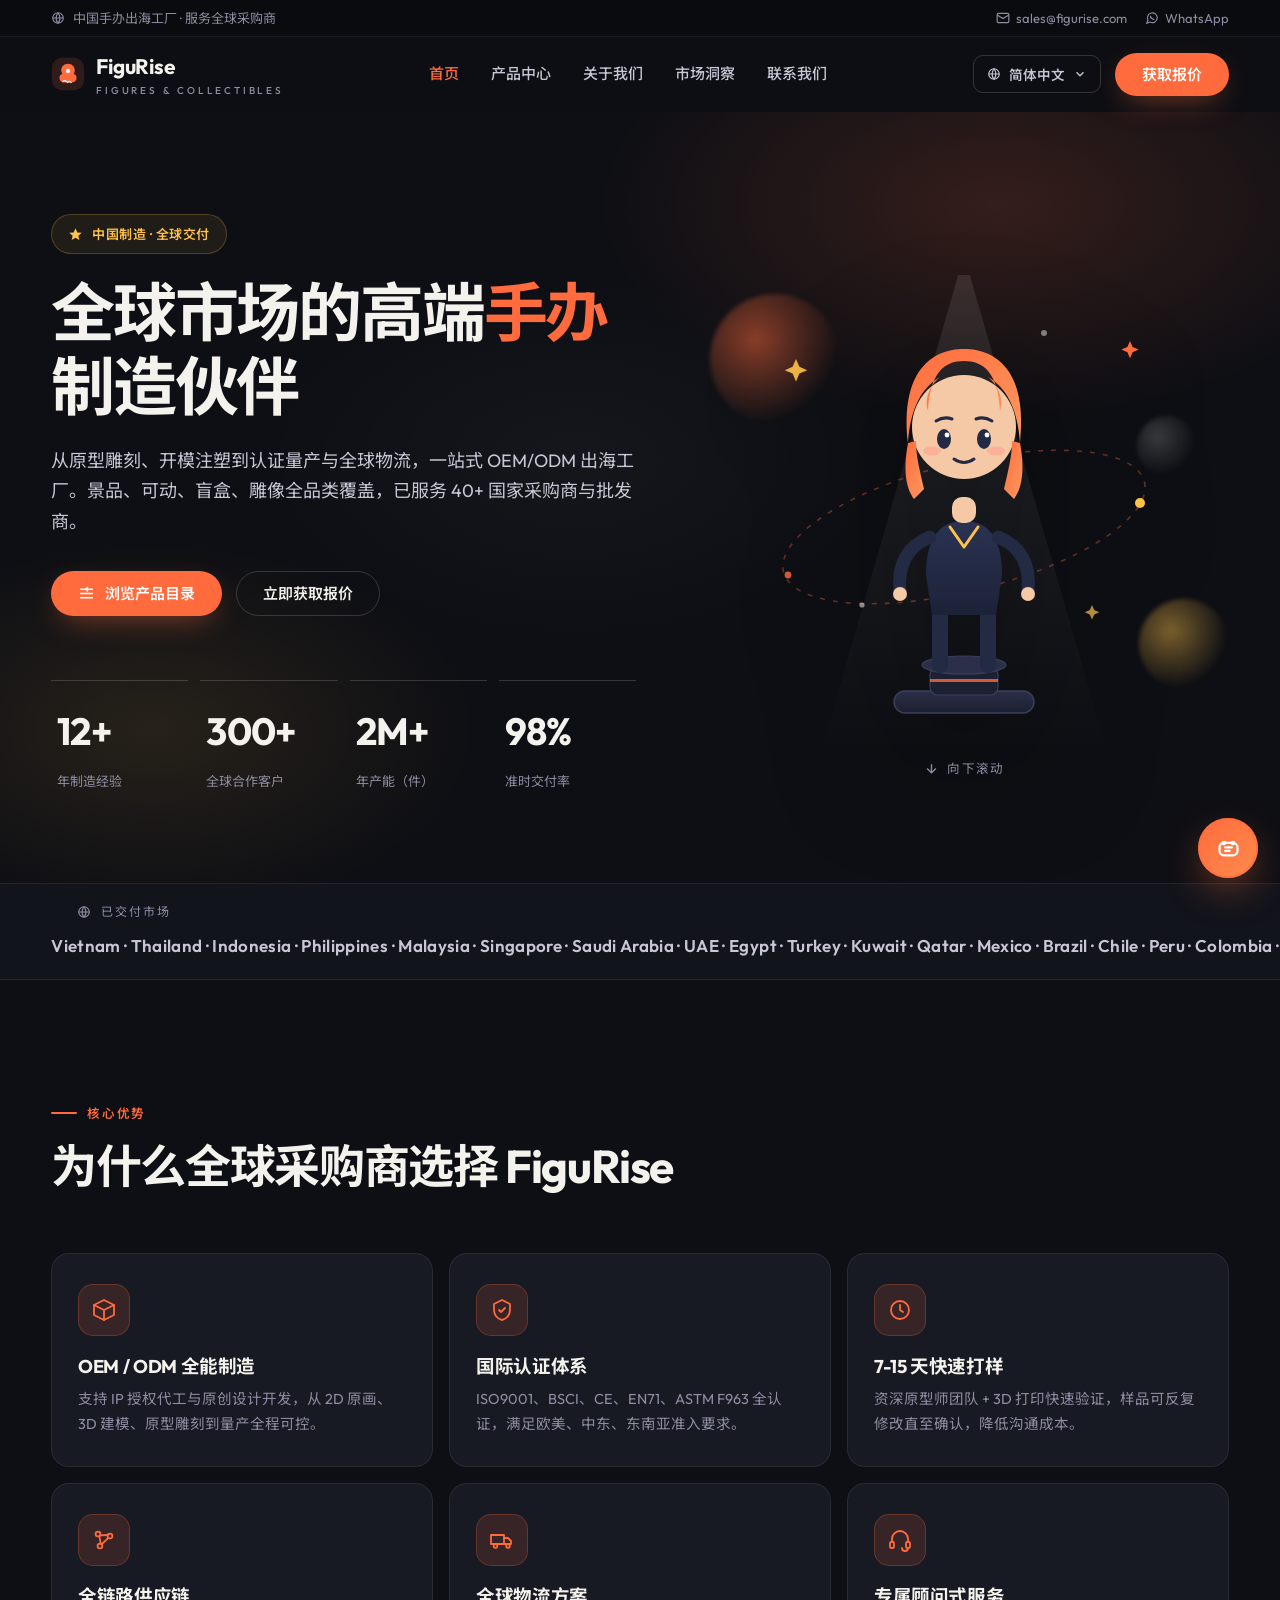
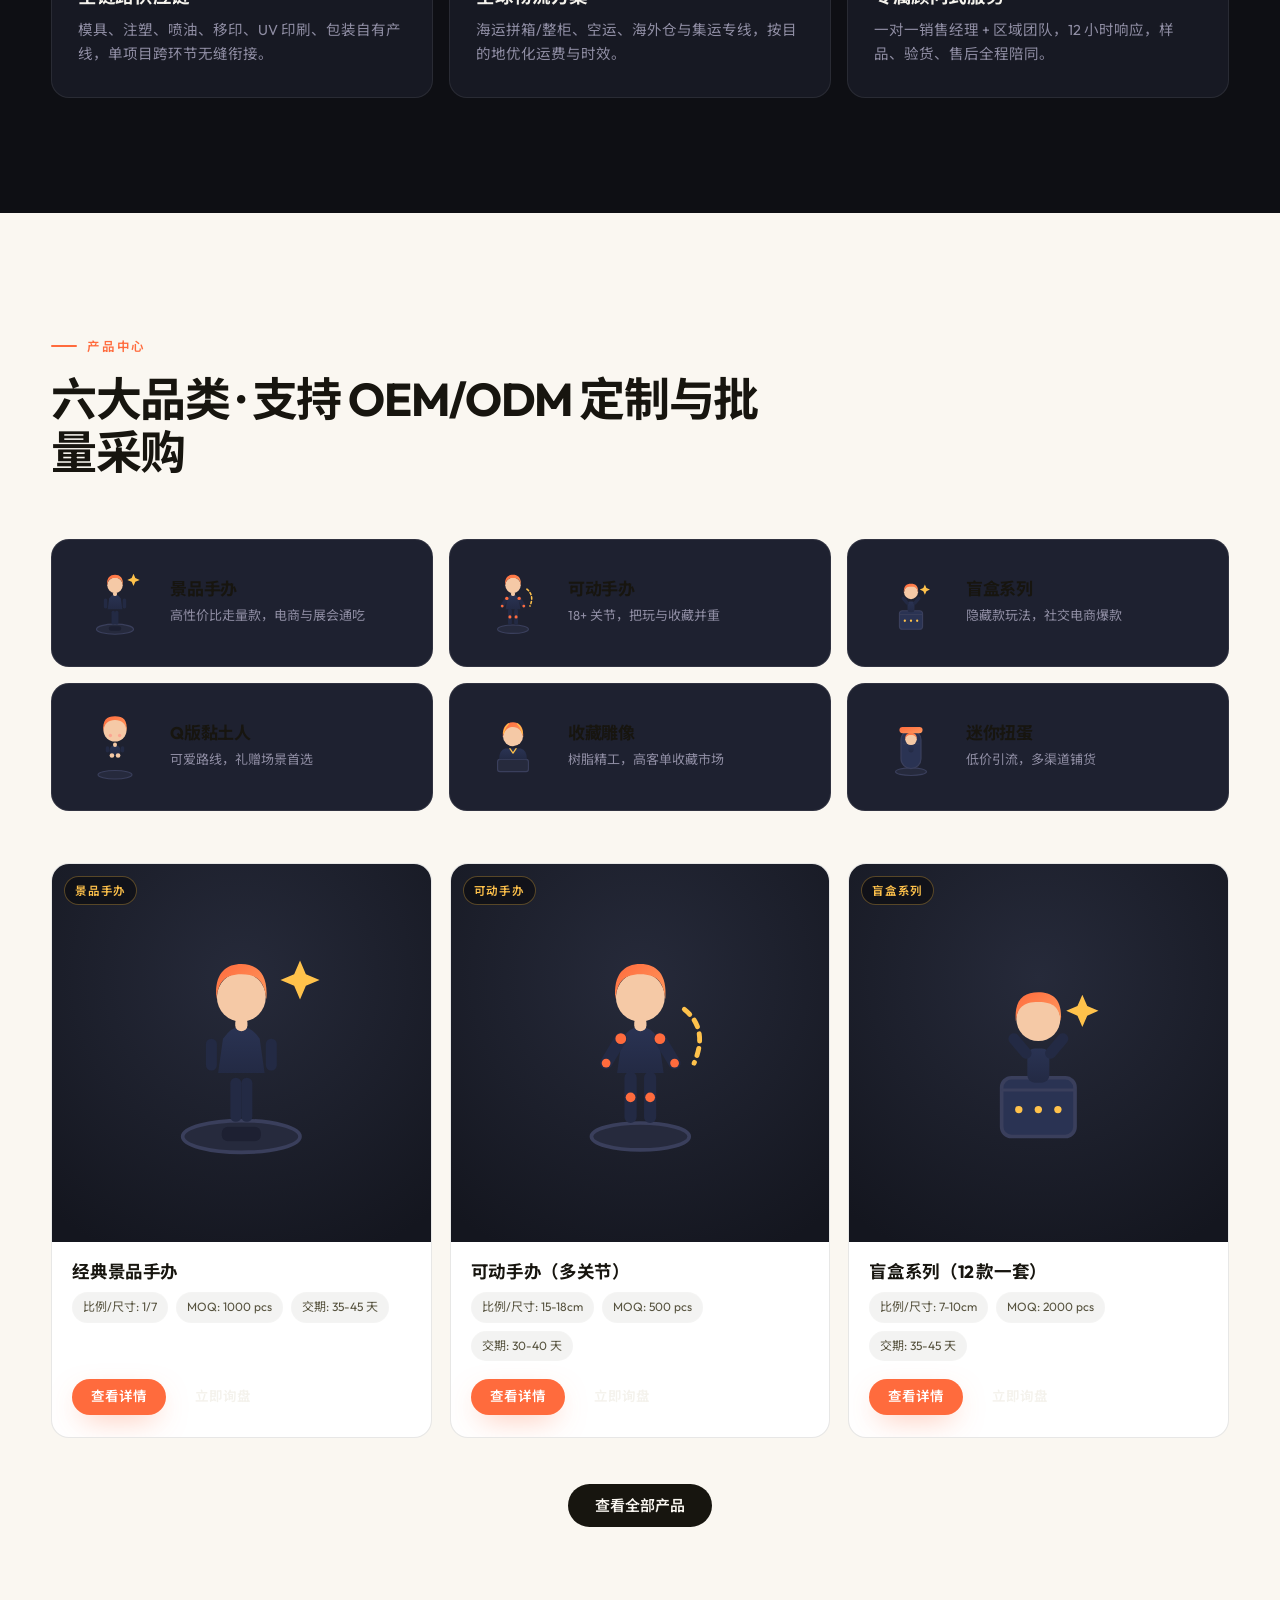
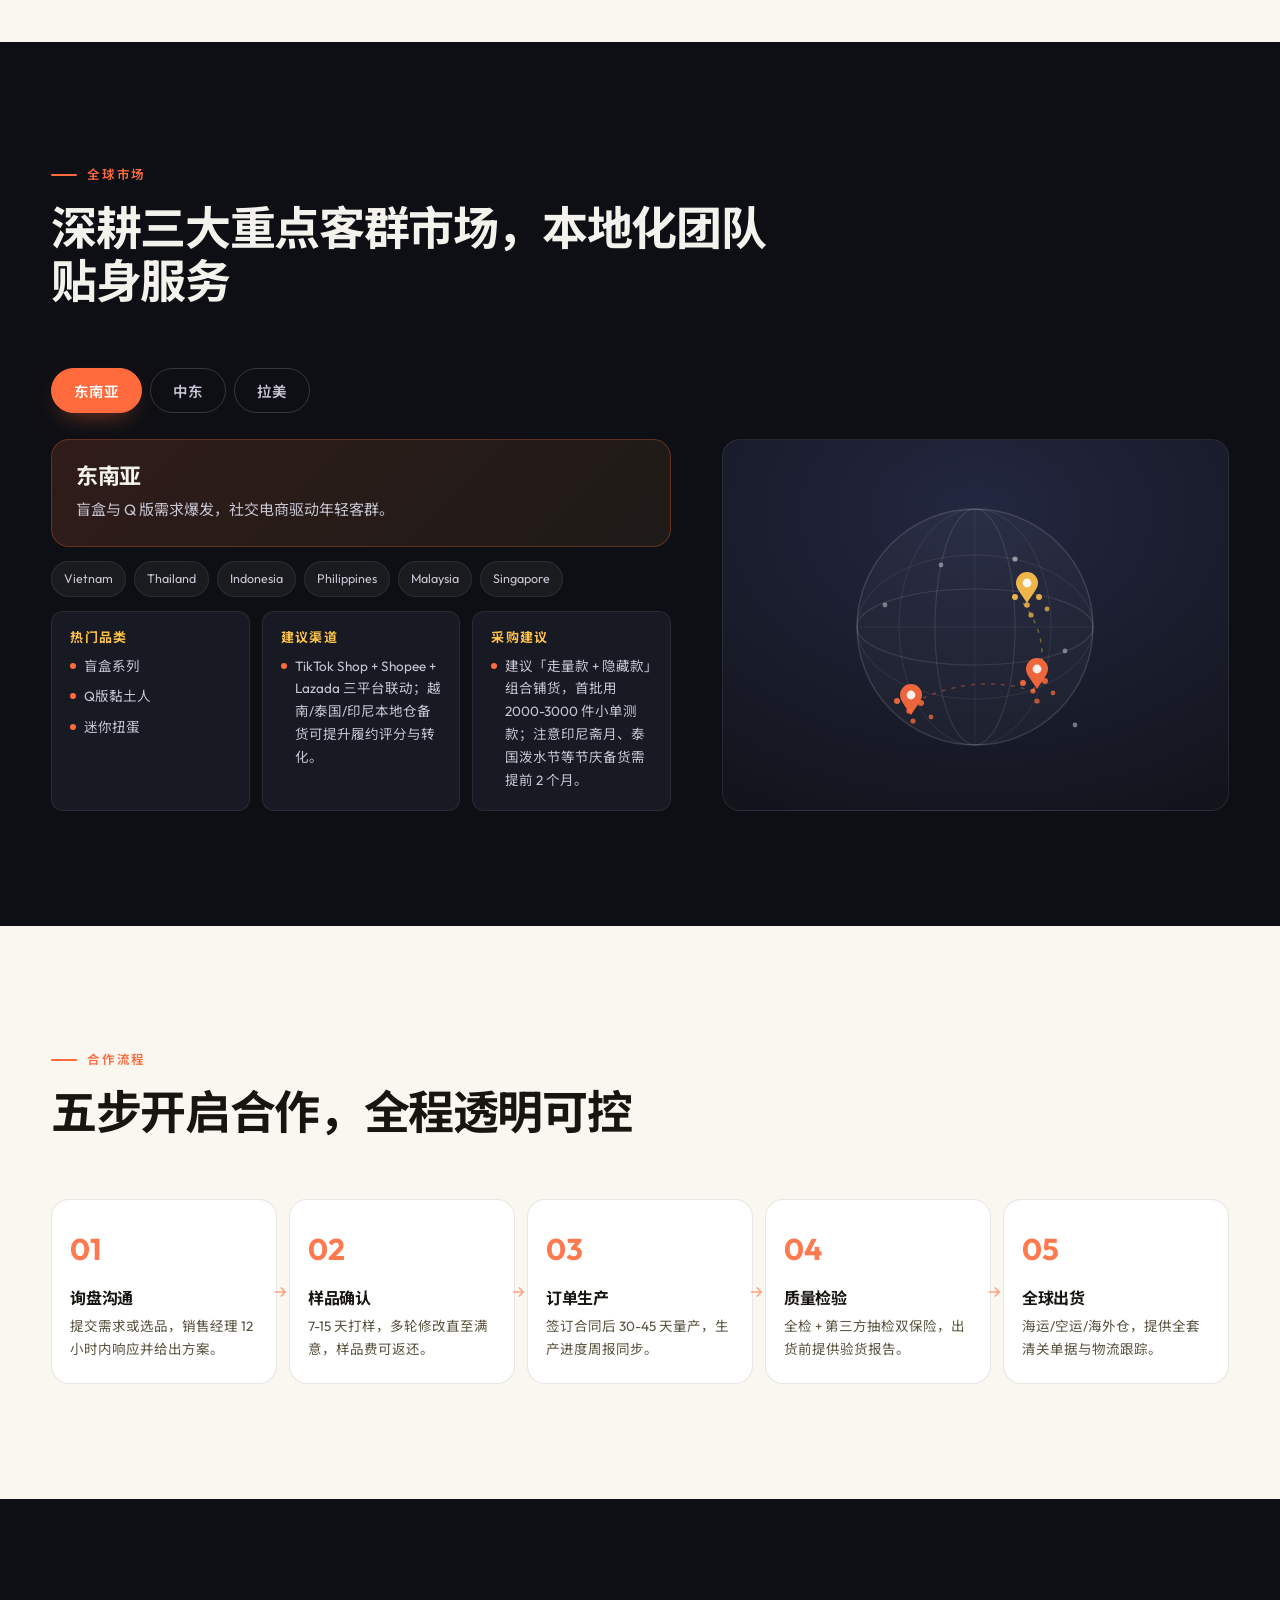
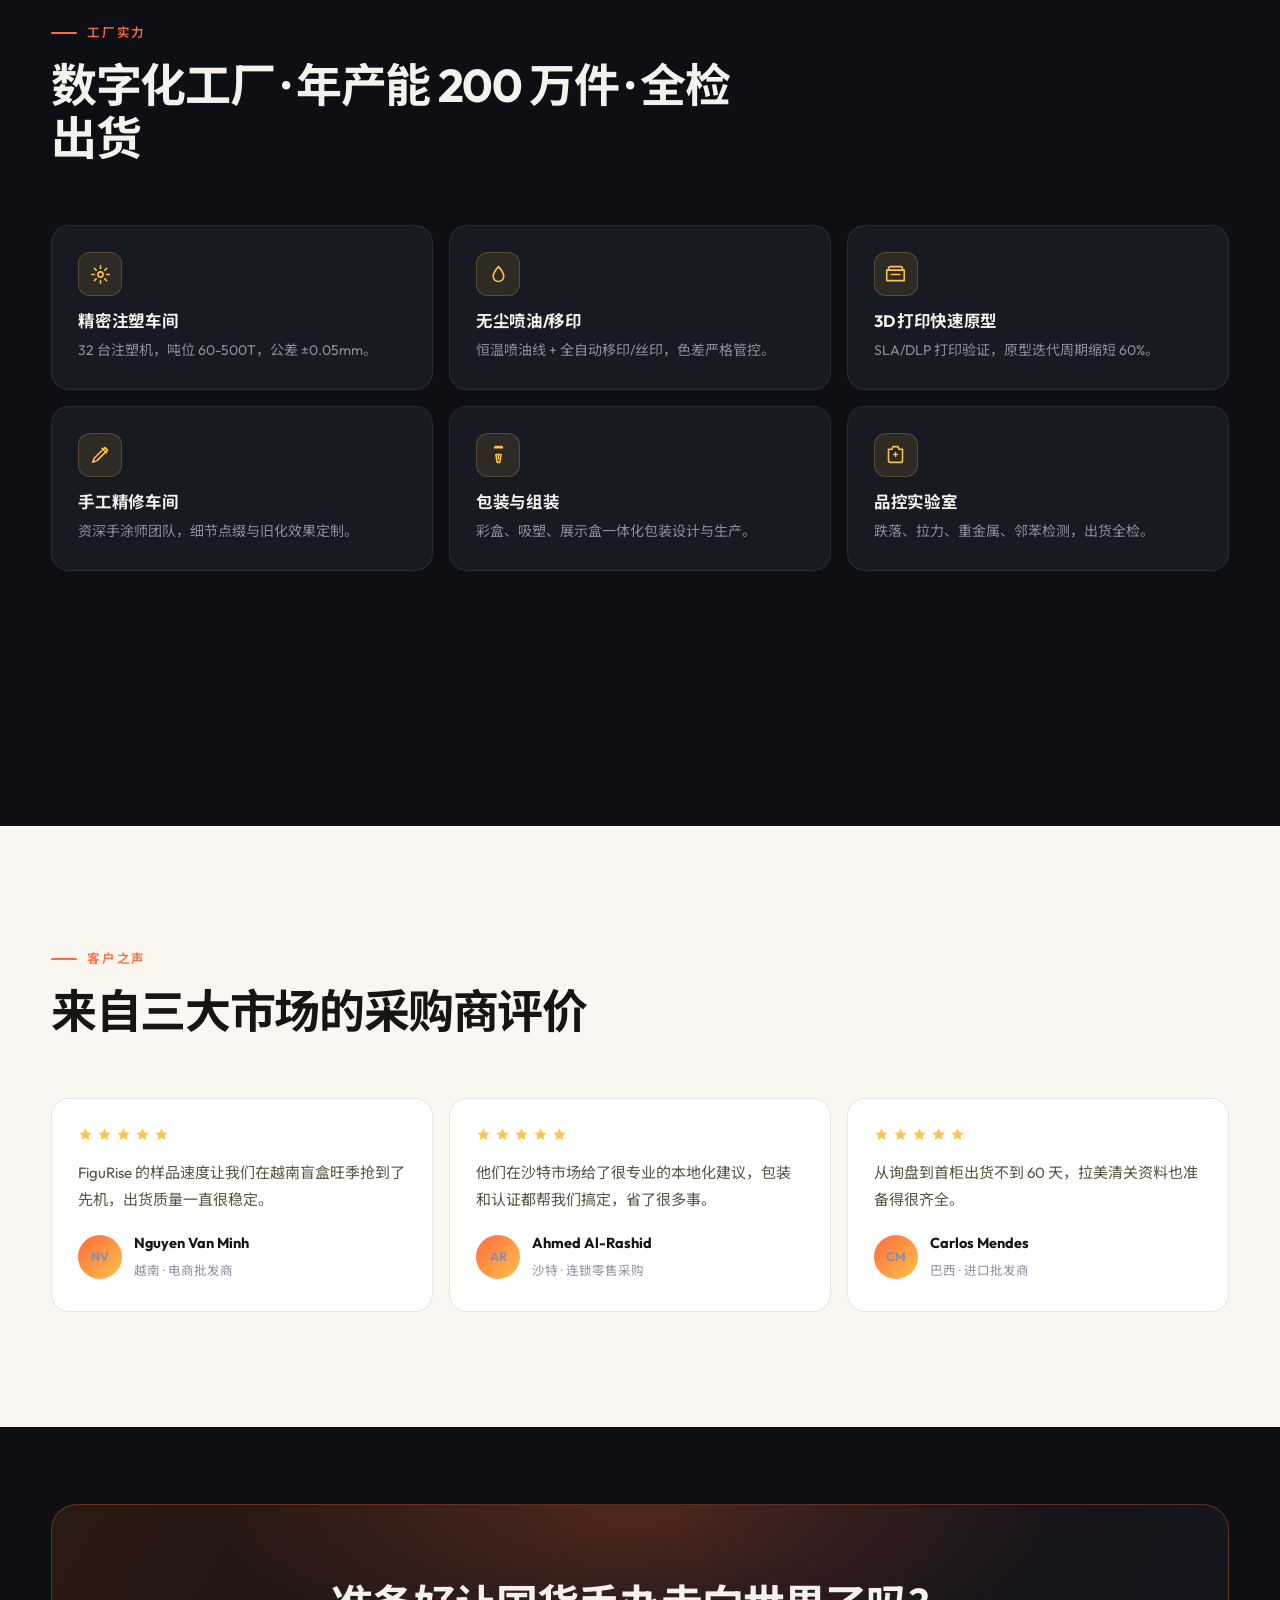
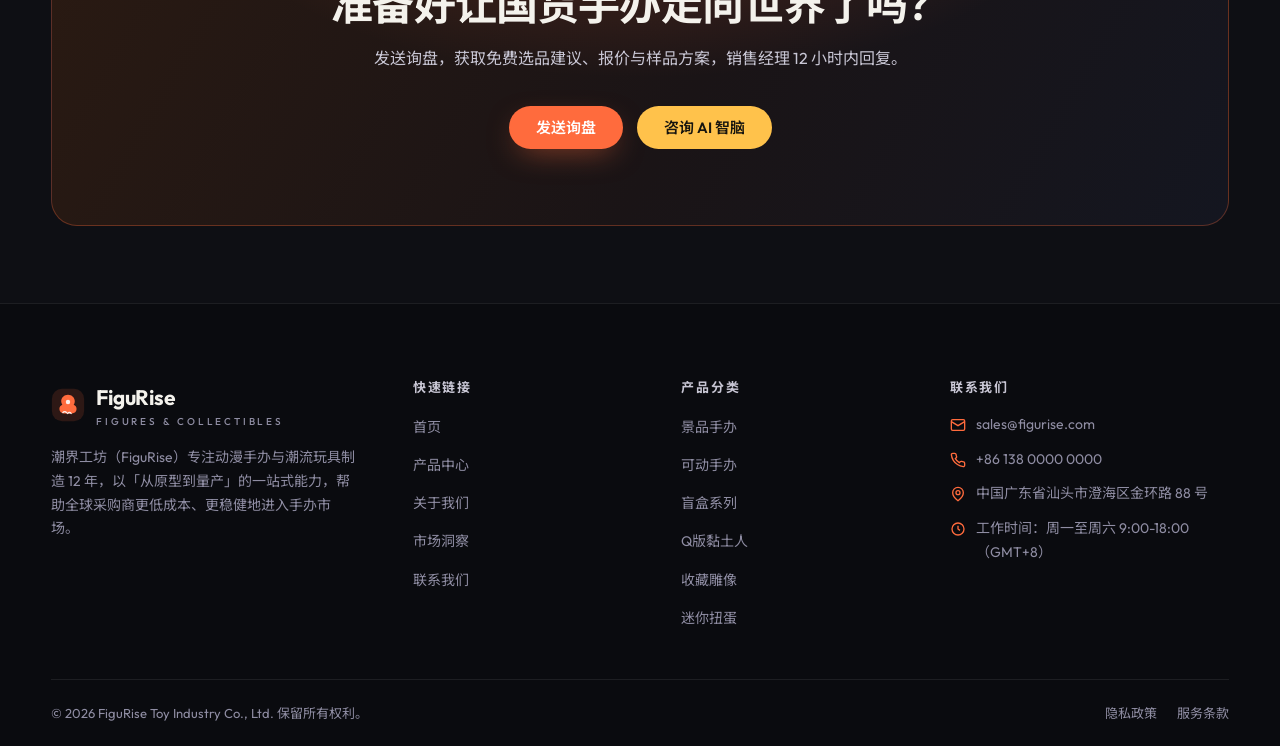
<file: index.html>
<!DOCTYPE html>
<html lang="zh-CN">
<head>
<meta charset="UTF-8">
<meta name="viewport" content="width=device-width, initial-scale=1.0">
<title>FiguRise 手办外贸官网 | 景品/可动/盲盒/雕像 OEM ODM 工厂</title>
<meta name="description" content="中国手办玩具出海工厂，面向东南亚、中东、拉美市场的一站式 OEM/ODM 供应商，提供景品手办、可动手办、盲盒、雕像等全品类定制生产。">
<link rel="preconnect" href="https://fonts.googleapis.com">
<link rel="preconnect" href="https://fonts.gstatic.com" crossorigin>
<link href="https://fonts.googleapis.com/css2?family=Outfit:wght@400;500;600;700;800&family=Noto+Sans+SC:wght@400;500;700&family=Noto+Kufi+Arabic:wght@400;600;700&display=swap" rel="stylesheet">
<link rel="stylesheet" href="css/style.css">
<link rel="stylesheet" href="css/rtl.css">
</head>
<body data-page="home">

<!-- ===== 顶部条 ===== -->
<div class="topbar">
  <div class="container">
    <div class="topbar-l">
      <svg viewBox="0 0 24 24" width="14" height="14" fill="none" stroke="currentColor" stroke-width="2"><circle cx="12" cy="12" r="9"/><path d="M3 12h18M12 3a15 15 0 0 1 0 18M12 3a15 15 0 0 0 0 18"/></svg>
      <span data-i18n="topbar.hint"></span>
    </div>
    <div class="topbar-r">
      <a class="hide-s" href="mailto:sales@figurise.com">
        <svg viewBox="0 0 24 24" fill="none" stroke="currentColor" stroke-width="2"><rect x="2" y="4" width="20" height="16" rx="2"/><path d="m2 7 10 6 10-6"/></svg>
        sales@figurise.com
      </a>
      <a href="https://wa.me/8613800000000" target="_blank" rel="noopener">
        <svg viewBox="0 0 24 24" fill="none" stroke="currentColor" stroke-width="2"><path d="M21 11.5a8.4 8.4 0 0 1-12.3 7.4L3 21l2.1-5.7A8.4 8.4 0 1 1 21 11.5Z"/><path d="M9 9.5c.5 2 2 3.5 4 4M9.5 8.2c-.2 1 .5 3 2 4.3 1.5 1.4 3.5 2.2 4.5 1.9"/></svg>
        WhatsApp
      </a>
    </div>
  </div>
</div>

<!-- ===== 导航 ===== -->
<header class="site-nav">
  <div class="container nav-inner">
    <a class="logo" href="index.html">
      <span id="logo-mark"></span>
      <span>FiguRise<small>FIGURES &amp; COLLECTIBLES</small></span>
    </a>
    <nav class="nav-links" aria-label="main">
      <a href="index.html" class="active" data-i18n="nav.home"></a>
      <a href="products.html" data-i18n="nav.products"></a>
      <a href="about.html" data-i18n="nav.about"></a>
      <a href="insights.html" data-i18n="nav.insights"></a>
      <a href="contact.html" data-i18n="nav.contact"></a>
    </nav>
    <div class="nav-right">
      <div class="lang-switch">
        <button type="button" class="lang-btn" aria-haspopup="listbox" aria-expanded="false">
          <svg viewBox="0 0 24 24" fill="none" stroke="currentColor" stroke-width="2"><circle cx="12" cy="12" r="9"/><path d="M3 12h18M12 3a15 15 0 0 1 0 18M12 3a15 15 0 0 0 0 18"/></svg>
          <span class="lang-label">简体中文</span>
          <svg viewBox="0 0 24 24" fill="none" stroke="currentColor" stroke-width="2.2"><path d="m6 9 6 6 6-6"/></svg>
        </button>
        <div class="lang-menu" role="listbox"></div>
      </div>
      <a class="btn btn-primary nav-cta" href="contact.html" data-i18n="nav.quote"></a>
      <button type="button" class="nav-toggle" aria-label="Menu" aria-expanded="false">
        <svg viewBox="0 0 24 24" fill="none" stroke="currentColor" stroke-width="2"><path d="M4 7h16M4 12h16M4 17h16"/></svg>
      </button>
    </div>
  </div>
</header>

<main>
<!-- ===== Hero ===== -->
<section class="hero">
  <div class="container">
    <div class="hero-grid">
      <div class="hero-copy">
        <span class="hero-badge">
          <svg viewBox="0 0 24 24" fill="currentColor"><path d="M12 2l2.9 6.6 7.1.6-5.4 4.7 1.6 7-6.2-3.7-6.2 3.7 1.6-7L2 9.2l7.1-.6Z"/></svg>
          <span data-i18n="hero.badge"></span>
        </span>
        <h1 class="hero-title" data-i18n-html="hero.title"></h1>
        <p class="hero-sub" data-i18n="hero.sub"></p>
        <div class="hero-cta">
          <a class="btn btn-primary" href="products.html">
            <svg viewBox="0 0 24 24" fill="none" stroke="currentColor" stroke-width="2"><path d="M3 6h18M3 12h18M3 18h18"/><path d="m14 3-3 3 3 3"/></svg>
            <span data-i18n="hero.cta1"></span>
          </a>
          <a class="btn btn-ghost" href="contact.html" data-i18n="hero.cta2"></a>
        </div>
        <div class="hero-stats">
          <div class="stat"><div class="stat-num"><span data-count="12" data-suffix="+">0</span></div><div class="stat-label" data-i18n="hero.statYears"></div></div>
          <div class="stat"><div class="stat-num"><span data-count="300" data-suffix="+">0</span></div><div class="stat-label" data-i18n="hero.statPartners"></div></div>
          <div class="stat"><div class="stat-num"><span data-count="2" data-suffix="M+">0</span></div><div class="stat-label" data-i18n="hero.statCapacity"></div></div>
          <div class="stat"><div class="stat-num"><span data-count="98" data-suffix="%">0</span></div><div class="stat-label" data-i18n="hero.statOnTime"></div></div>
        </div>
      </div>

      <!-- Hero 主视觉 -->
      <div class="hero-visual">
        <span class="orb orb-1"></span><span class="orb orb-2"></span><span class="orb orb-3"></span>
        <svg class="hero-art" viewBox="0 0 440 470" fill="none" aria-hidden="true">
          <defs>
            <linearGradient id="hgHair" x1="0" y1="0" x2="1" y2="1"><stop offset="0" stop-color="#ff6b3d"/><stop offset="1" stop-color="#ff9a5f"/></linearGradient>
            <linearGradient id="hgOutfit" x1="0" y1="0" x2="0" y2="1"><stop offset="0" stop-color="#2a3353"/><stop offset="1" stop-color="#1c2237"/></linearGradient>
            <linearGradient id="hgPed" x1="0" y1="0" x2="0" y2="1"><stop offset="0" stop-color="#2b2f47"/><stop offset="1" stop-color="#1d2032"/></linearGradient>
            <linearGradient id="hgBeam" x1="0" y1="0" x2="0" y2="1"><stop offset="0" stop-color="#ffffff" stop-opacity="0.10"/><stop offset="1" stop-color="#ffffff" stop-opacity="0"/></linearGradient>
          </defs>
          <!-- 聚光灯 -->
          <polygon points="220,-20 76,480 364,480" fill="url(#hgBeam)"/>
          <!-- 轨道环 -->
          <ellipse cx="220" cy="252" rx="186" ry="64" transform="rotate(-14 220 252)" stroke="rgba(255,107,61,0.35)" stroke-width="1.6" stroke-dasharray="5 8"/>
          <circle cx="396" cy="228" r="5" fill="#ffc24b"/>
          <circle cx="44" cy="300" r="3.4" fill="#ff6b3d" opacity=".8"/>
          <!-- 星光 -->
          <path d="M52 84 l3.4 7.8 7.8 3.4 -7.8 3.4 -3.4 7.8 -3.4 -7.8 -7.8 -3.4 7.8 -3.4 Z" fill="#ffc24b" opacity=".9"/>
          <path d="M386 66 l2.6 6 6 2.6 -6 2.6 -2.6 6 -2.6 -6 -6 -2.6 6 -2.6 Z" fill="#ff6b3d"/>
          <path d="M348 330 l2.2 5 5 2.2 -5 2.2 -2.2 5 -2.2 -5 -5 -2.2 5 -2.2 Z" fill="#ffc24b" opacity=".7"/>
          <circle cx="118" cy="330" r="2.6" fill="#fff" opacity=".5"/>
          <circle cx="300" cy="58" r="3" fill="#fff" opacity=".45"/>
          <!-- 底座 -->
          <rect x="150" y="416" width="140" height="22" rx="11" fill="url(#hgPed)" stroke="#3a3f5c" stroke-width="1.4"/>
          <rect x="186" y="392" width="68" height="28" rx="8" fill="#1d2032" stroke="#3a3f5c" stroke-width="1.2"/>
          <rect x="186" y="404" width="68" height="3" fill="#ff6b3d" opacity=".8"/>
          <ellipse cx="220" cy="390" rx="42" ry="9" fill="#2b2f47" stroke="#3a3f5c" stroke-width="1.2"/>
          <!-- 角色：腿 -->
          <path d="M196 340 L196 388" stroke="#232a44" stroke-width="16" stroke-linecap="round"/>
          <path d="M244 340 L244 388" stroke="#232a44" stroke-width="16" stroke-linecap="round"/>
          <circle cx="196" cy="390" r="8" fill="#232a44"/>
          <circle cx="244" cy="390" r="8" fill="#232a44"/>
          <!-- 角色：躯干 -->
          <path d="M182 300 C182 262 196 246 220 246 C244 246 258 262 258 300 L252 340 L188 340 Z" fill="url(#hgOutfit)"/>
          <path d="M206 252 L220 272 L234 252" stroke="#ffc24b" stroke-width="3" stroke-linecap="round" stroke-linejoin="round" fill="none"/>
          <!-- 角色：手臂 -->
          <path d="M186 262 Q152 276 156 316" stroke="#232a44" stroke-width="13" stroke-linecap="round" fill="none"/>
          <path d="M254 262 Q288 276 284 316" stroke="#232a44" stroke-width="13" stroke-linecap="round" fill="none"/>
          <circle cx="156" cy="319" r="7" fill="#f5c9a6"/>
          <circle cx="284" cy="319" r="7" fill="#f5c9a6"/>
          <!-- 角色：脖子/头部 -->
          <rect x="208" y="222" width="24" height="26" rx="10" fill="#f5c9a6"/>
          <circle cx="220" cy="152" r="52" fill="#f5c9a6"/>
          <!-- 头发 -->
          <path d="M164 168 C156 96 188 74 220 74 C252 74 284 96 276 168 C274 134 262 112 244 102 C254 110 260 124 256 136 C254 98 240 86 220 86 C200 86 186 98 184 136 C180 124 186 110 196 102 C178 112 166 134 164 168 Z" fill="url(#hgHair)"/>
          <path d="M164 168 C158 200 164 216 170 224 L180 214 C176 196 172 182 172 166 Z" fill="url(#hgHair)"/>
          <path d="M276 168 C282 200 276 216 270 224 L260 214 C264 196 268 182 268 166 Z" fill="url(#hgHair)"/>
          <!-- 五官 -->
          <ellipse cx="200" cy="164" rx="7" ry="10" fill="#232a44"/>
          <ellipse cx="240" cy="164" rx="7" ry="10" fill="#232a44"/>
          <circle cx="203" cy="160" r="2.4" fill="#fff"/>
          <circle cx="243" cy="160" r="2.4" fill="#fff"/>
          <path d="M192 146 Q200 141 208 144 M232 144 Q240 141 248 146" stroke="#232a44" stroke-width="3" stroke-linecap="round" fill="none"/>
          <path d="M210 184 Q220 191 230 184" stroke="#232a44" stroke-width="3" stroke-linecap="round" fill="none"/>
          <ellipse cx="188" cy="176" rx="9" ry="4.5" fill="#ff9a8a" opacity="0.5"/>
          <ellipse cx="252" cy="176" rx="9" ry="4.5" fill="#ff9a8a" opacity="0.5"/>
        </svg>
        <span class="hero-scroll-hint">
          <svg viewBox="0 0 24 24" fill="none" stroke="currentColor" stroke-width="2.2"><path d="M12 5v14M5 12l7 7 7-7"/></svg>
          <span data-i18n="hero.scroll"></span>
        </span>
      </div>
    </div>
  </div>
</section>

<!-- ===== 跑马灯 ===== -->
<div class="marquee">
  <div class="container">
    <div class="marquee-label">
      <svg viewBox="0 0 24 24" fill="none" stroke="currentColor" stroke-width="2"><circle cx="12" cy="12" r="9"/><path d="M3 12h18M12 3a15 15 0 0 1 0 18M12 3a15 15 0 0 0 0 18"/></svg>
      <span data-i18n="marquee.label"></span>
    </div>
    <div class="marquee-track"></div>
  </div>
</div>

<!-- ===== 核心优势 ===== -->
<section class="section section-dark">
  <div class="container">
    <div class="sec-head">
      <span class="eyebrow" data-i18n="sec.strengths"></span>
      <h2 class="sec-title" data-i18n="sec.strengthsSub"></h2>
    </div>
    <div class="strength-grid">
      <div class="strength-card reveal">
        <div class="strength-ic"><svg viewBox="0 0 24 24" fill="none" stroke="currentColor" stroke-width="1.8" stroke-linecap="round" stroke-linejoin="round"><path d="M12 2 2 7v10l10 5 10-5V7z"/><path d="M2 7l10 5 10-5M12 12v10"/></svg></div>
        <h3 data-i18n="s1.t"></h3><p data-i18n="s1.d"></p>
      </div>
      <div class="strength-card reveal" style="--d:90ms">
        <div class="strength-ic"><svg viewBox="0 0 24 24" fill="none" stroke="currentColor" stroke-width="1.8" stroke-linecap="round" stroke-linejoin="round"><path d="M12 2 20 6v6c0 5-3.5 9-8 10-4.5-1-8-5-8-10V6z"/><path d="m9 12 2 2 4-4"/></svg></div>
        <h3 data-i18n="s2.t"></h3><p data-i18n="s2.d"></p>
      </div>
      <div class="strength-card reveal" style="--d:180ms">
        <div class="strength-ic"><svg viewBox="0 0 24 24" fill="none" stroke="currentColor" stroke-width="1.8" stroke-linecap="round" stroke-linejoin="round"><circle cx="12" cy="12" r="9"/><path d="M12 7v5l3 2"/></svg></div>
        <h3 data-i18n="s3.t"></h3><p data-i18n="s3.d"></p>
      </div>
      <div class="strength-card reveal">
        <div class="strength-ic"><svg viewBox="0 0 24 24" fill="none" stroke="currentColor" stroke-width="1.8" stroke-linecap="round" stroke-linejoin="round"><circle cx="6" cy="6" r="2.4"/><circle cx="18" cy="8" r="2.4"/><circle cx="8" cy="18" r="2.4"/><path d="M8.2 7.4 15.8 7M7.3 8.2 8.8 15.8M16.4 9.8 9.6 16.4"/></svg></div>
        <h3 data-i18n="s4.t"></h3><p data-i18n="s4.d"></p>
      </div>
      <div class="strength-card reveal" style="--d:90ms">
        <div class="strength-ic"><svg viewBox="0 0 24 24" fill="none" stroke="currentColor" stroke-width="1.8" stroke-linecap="round" stroke-linejoin="round"><path d="M1 7h13v9H1z"/><path d="M14 10h4l3 3v3h-7"/><circle cx="5.5" cy="18" r="1.8"/><circle cx="18" cy="18" r="1.8"/></svg></div>
        <h3 data-i18n="s5.t"></h3><p data-i18n="s5.d"></p>
      </div>
      <div class="strength-card reveal" style="--d:180ms">
        <div class="strength-ic"><svg viewBox="0 0 24 24" fill="none" stroke="currentColor" stroke-width="1.8" stroke-linecap="round" stroke-linejoin="round"><path d="M4 14v-3a8 8 0 0 1 16 0v3"/><rect x="2" y="14" width="4" height="6" rx="1.2"/><rect x="18" y="14" width="4" height="6" rx="1.2"/><path d="M20 20a3 3 0 0 1-6 0"/></svg></div>
        <h3 data-i18n="s6.t"></h3><p data-i18n="s6.d"></p>
      </div>
    </div>
  </div>
</section>

<!-- ===== 产品中心 ===== -->
<section class="section section-light">
  <div class="container">
    <div class="sec-head">
      <span class="eyebrow" data-i18n="sec.products"></span>
      <h2 class="sec-title" data-i18n="sec.productsSub"></h2>
    </div>
    <div class="category-grid">
      <a class="category-card reveal" href="products.html?cat=prize">
        <svg class="sym" viewBox="0 0 96 96" aria-hidden="true"><use href="#fig-prize"></use></svg>
        <div><h3 data-i18n-html="c1.n"></h3><p data-i18n="c1.d"></p></div>
      </a>
      <a class="category-card reveal" style="--d:80ms" href="products.html?cat=articulated">
        <svg class="sym" viewBox="0 0 96 96" aria-hidden="true"><use href="#fig-articulated"></use></svg>
        <div><h3 data-i18n-html="c2.n"></h3><p data-i18n="c2.d"></p></div>
      </a>
      <a class="category-card reveal" style="--d:160ms" href="products.html?cat=blindbox">
        <svg class="sym" viewBox="0 0 96 96" aria-hidden="true"><use href="#fig-blindbox"></use></svg>
        <div><h3 data-i18n-html="c3.n"></h3><p data-i18n="c3.d"></p></div>
      </a>
      <a class="category-card reveal" href="products.html?cat=chibi">
        <svg class="sym" viewBox="0 0 96 96" aria-hidden="true"><use href="#fig-chibi"></use></svg>
        <div><h3 data-i18n-html="c4.n"></h3><p data-i18n="c4.d"></p></div>
      </a>
      <a class="category-card reveal" style="--d:80ms" href="products.html?cat=statue">
        <svg class="sym" viewBox="0 0 96 96" aria-hidden="true"><use href="#fig-statue"></use></svg>
        <div><h3 data-i18n-html="c5.n"></h3><p data-i18n="c5.d"></p></div>
      </a>
      <a class="category-card reveal" style="--d:160ms" href="products.html?cat=mini">
        <svg class="sym" viewBox="0 0 96 96" aria-hidden="true"><use href="#fig-mini"></use></svg>
        <div><h3 data-i18n-html="c6.n"></h3><p data-i18n="c6.d"></p></div>
      </a>
    </div>
    <div class="product-grid" id="home-product-mount" style="margin-top:52px"></div>
    <div class="sec-cta-line">
      <a class="btn btn-light" href="products.html" data-i18n="products.viewAll"></a>
    </div>
  </div>
</section>

<!-- ===== 全球市场 ===== -->
<section class="section section-dark" data-tabs>
  <div class="container">
    <div class="sec-head">
      <span class="eyebrow" data-i18n="sec.regions"></span>
      <h2 class="sec-title" data-i18n="sec.regionsSub"></h2>
    </div>
    <div class="tabs">
      <button type="button" class="tab-btn on" data-tab="sea" data-i18n="r1.name"></button>
      <button type="button" class="tab-btn" data-tab="me" data-i18n="r2.name"></button>
      <button type="button" class="tab-btn" data-tab="latam" data-i18n="r3.name"></button>
    </div>
    <div class="tab-panel on" data-panel="sea" id="panel-sea"></div>
    <div class="tab-panel" data-panel="me" id="panel-me"></div>
    <div class="tab-panel" data-panel="latam" id="panel-latam"></div>
  </div>
</section>

<!-- ===== 合作流程 ===== -->
<section class="section section-light">
  <div class="container">
    <div class="sec-head">
      <span class="eyebrow" data-i18n="sec.process"></span>
      <h2 class="sec-title" data-i18n="sec.processSub"></h2>
    </div>
    <div class="process-grid">
      <div class="step reveal"><h3 data-i18n="proc1.t"></h3><p data-i18n="proc1.d"></p><span class="step-arrow"><svg viewBox="0 0 24 24" fill="none" stroke="currentColor" stroke-width="2"><path d="M5 12h14M13 6l6 6-6 6"/></svg></span></div>
      <div class="step reveal" style="--d:90ms"><h3 data-i18n="proc2.t"></h3><p data-i18n="proc2.d"></p><span class="step-arrow"><svg viewBox="0 0 24 24" fill="none" stroke="currentColor" stroke-width="2"><path d="M5 12h14M13 6l6 6-6 6"/></svg></span></div>
      <div class="step reveal" style="--d:180ms"><h3 data-i18n="proc3.t"></h3><p data-i18n="proc3.d"></p><span class="step-arrow"><svg viewBox="0 0 24 24" fill="none" stroke="currentColor" stroke-width="2"><path d="M5 12h14M13 6l6 6-6 6"/></svg></span></div>
      <div class="step reveal" style="--d:270ms"><h3 data-i18n="proc4.t"></h3><p data-i18n="proc4.d"></p><span class="step-arrow"><svg viewBox="0 0 24 24" fill="none" stroke="currentColor" stroke-width="2"><path d="M5 12h14M13 6l6 6-6 6"/></svg></span></div>
      <div class="step reveal" style="--d:360ms"><h3 data-i18n="proc5.t"></h3><p data-i18n="proc5.d"></p></div>
    </div>
  </div>
</section>

<!-- ===== 工厂实力 ===== -->
<section class="section section-dark">
  <div class="container">
    <div class="sec-head">
      <span class="eyebrow" data-i18n="sec.factory"></span>
      <h2 class="sec-title" data-i18n="sec.factorySub"></h2>
    </div>
    <div class="facility-grid">
      <div class="facility-card reveal">
        <div class="facility-ic"><svg viewBox="0 0 24 24" fill="none" stroke="currentColor" stroke-width="1.8" stroke-linecap="round" stroke-linejoin="round"><circle cx="12" cy="12" r="3"/><path d="M12 2v3M12 19v3M2 12h3M19 12h3M4.9 4.9l2.1 2.1M17 17l2.1 2.1M19.1 4.9 17 7M7 17l-2.1 2.1"/></svg></div>
        <h3 data-i18n="f1.t"></h3><p data-i18n="f1.d"></p>
      </div>
      <div class="facility-card reveal" style="--d:90ms">
        <div class="facility-ic"><svg viewBox="0 0 24 24" fill="none" stroke="currentColor" stroke-width="1.8" stroke-linecap="round" stroke-linejoin="round"><path d="M12 3s6 6.5 6 11a6 6 0 0 1-12 0c0-4.5 6-11 6-11Z"/></svg></div>
        <h3 data-i18n="f2.t"></h3><p data-i18n="f2.d"></p>
      </div>
      <div class="facility-card reveal" style="--d:180ms">
        <div class="facility-ic"><svg viewBox="0 0 24 24" fill="none" stroke="currentColor" stroke-width="1.8" stroke-linecap="round" stroke-linejoin="round"><path d="M4 7V5a2 2 0 0 1 2-2h12a2 2 0 0 1 2 2v2"/><path d="M2 7h20v12H2z"/><path d="M7 12h10"/></svg></div>
        <h3 data-i18n="f3.t"></h3><p data-i18n="f3.d"></p>
      </div>
      <div class="facility-card reveal">
        <div class="facility-ic"><svg viewBox="0 0 24 24" fill="none" stroke="currentColor" stroke-width="1.8" stroke-linecap="round" stroke-linejoin="round"><path d="m14 5 5 5M3 21l5-2L20 7l-3-3L5 16Z"/></svg></div>
        <h3 data-i18n="f4.t"></h3><p data-i18n="f4.d"></p>
      </div>
      <div class="facility-card reveal" style="--d:90ms">
        <div class="facility-ic"><svg viewBox="0 0 24 24" fill="none" stroke="currentColor" stroke-width="1.8" stroke-linecap="round" stroke-linejoin="round"><path d="m7.5 4.3 9 0M8 4.3V3h8v1.3M10.5 21h3l1.5-9H9z"/><path d="M12 12v5"/></svg></div>
        <h3 data-i18n="f5.t"></h3><p data-i18n="f5.d"></p>
      </div>
      <div class="facility-card reveal" style="--d:180ms">
        <div class="facility-ic"><svg viewBox="0 0 24 24" fill="none" stroke="currentColor" stroke-width="1.8" stroke-linecap="round" stroke-linejoin="round"><path d="M9 3h6l1 3h4v13a2 2 0 0 1-2 2H6a2 2 0 0 1-2-2V6h4z"/><path d="M12 10v4M10 12h4"/></svg></div>
        <h3 data-i18n="f6.t"></h3><p data-i18n="f6.d"></p>
      </div>
    </div>
    <div class="cert-strip" id="cert-strip"></div>
  </div>
</section>

<!-- ===== 客户之声 ===== -->
<section class="section section-light">
  <div class="container">
    <div class="sec-head">
      <span class="eyebrow" data-i18n="sec.testi"></span>
      <h2 class="sec-title" data-i18n="sec.testiSub"></h2>
    </div>
    <div class="testi-grid">
      <div class="testi-card reveal">
        <div class="stars"><svg viewBox="0 0 24 24" fill="currentColor"><path d="M12 2l2.9 6.6 7.1.6-5.4 4.7 1.6 7-6.2-3.7-6.2 3.7 1.6-7L2 9.2l7.1-.6Z"/></svg><svg viewBox="0 0 24 24" fill="currentColor"><path d="M12 2l2.9 6.6 7.1.6-5.4 4.7 1.6 7-6.2-3.7-6.2 3.7 1.6-7L2 9.2l7.1-.6Z"/></svg><svg viewBox="0 0 24 24" fill="currentColor"><path d="M12 2l2.9 6.6 7.1.6-5.4 4.7 1.6 7-6.2-3.7-6.2 3.7 1.6-7L2 9.2l7.1-.6Z"/></svg><svg viewBox="0 0 24 24" fill="currentColor"><path d="M12 2l2.9 6.6 7.1.6-5.4 4.7 1.6 7-6.2-3.7-6.2 3.7 1.6-7L2 9.2l7.1-.6Z"/></svg><svg viewBox="0 0 24 24" fill="currentColor"><path d="M12 2l2.9 6.6 7.1.6-5.4 4.7 1.6 7-6.2-3.7-6.2 3.7 1.6-7L2 9.2l7.1-.6Z"/></svg></div>
        <blockquote data-i18n="t1.q"></blockquote>
        <div class="testi-who"><span class="testi-avatar">NV</span><div><b data-i18n="t1.n"></b><span data-i18n="t1.r"></span></div></div>
      </div>
      <div class="testi-card reveal" style="--d:100ms">
        <div class="stars"><svg viewBox="0 0 24 24" fill="currentColor"><path d="M12 2l2.9 6.6 7.1.6-5.4 4.7 1.6 7-6.2-3.7-6.2 3.7 1.6-7L2 9.2l7.1-.6Z"/></svg><svg viewBox="0 0 24 24" fill="currentColor"><path d="M12 2l2.9 6.6 7.1.6-5.4 4.7 1.6 7-6.2-3.7-6.2 3.7 1.6-7L2 9.2l7.1-.6Z"/></svg><svg viewBox="0 0 24 24" fill="currentColor"><path d="M12 2l2.9 6.6 7.1.6-5.4 4.7 1.6 7-6.2-3.7-6.2 3.7 1.6-7L2 9.2l7.1-.6Z"/></svg><svg viewBox="0 0 24 24" fill="currentColor"><path d="M12 2l2.9 6.6 7.1.6-5.4 4.7 1.6 7-6.2-3.7-6.2 3.7 1.6-7L2 9.2l7.1-.6Z"/></svg><svg viewBox="0 0 24 24" fill="currentColor"><path d="M12 2l2.9 6.6 7.1.6-5.4 4.7 1.6 7-6.2-3.7-6.2 3.7 1.6-7L2 9.2l7.1-.6Z"/></svg></div>
        <blockquote data-i18n="t2.q"></blockquote>
        <div class="testi-who"><span class="testi-avatar">AR</span><div><b data-i18n="t2.n"></b><span data-i18n="t2.r"></span></div></div>
      </div>
      <div class="testi-card reveal" style="--d:200ms">
        <div class="stars"><svg viewBox="0 0 24 24" fill="currentColor"><path d="M12 2l2.9 6.6 7.1.6-5.4 4.7 1.6 7-6.2-3.7-6.2 3.7 1.6-7L2 9.2l7.1-.6Z"/></svg><svg viewBox="0 0 24 24" fill="currentColor"><path d="M12 2l2.9 6.6 7.1.6-5.4 4.7 1.6 7-6.2-3.7-6.2 3.7 1.6-7L2 9.2l7.1-.6Z"/></svg><svg viewBox="0 0 24 24" fill="currentColor"><path d="M12 2l2.9 6.6 7.1.6-5.4 4.7 1.6 7-6.2-3.7-6.2 3.7 1.6-7L2 9.2l7.1-.6Z"/></svg><svg viewBox="0 0 24 24" fill="currentColor"><path d="M12 2l2.9 6.6 7.1.6-5.4 4.7 1.6 7-6.2-3.7-6.2 3.7 1.6-7L2 9.2l7.1-.6Z"/></svg><svg viewBox="0 0 24 24" fill="currentColor"><path d="M12 2l2.9 6.6 7.1.6-5.4 4.7 1.6 7-6.2-3.7-6.2 3.7 1.6-7L2 9.2l7.1-.6Z"/></svg></div>
        <blockquote data-i18n="t3.q"></blockquote>
        <div class="testi-who"><span class="testi-avatar">CM</span><div><b data-i18n="t3.n"></b><span data-i18n="t3.r"></span></div></div>
      </div>
    </div>
  </div>
</section>

<!-- ===== CTA ===== -->
<section class="section section-tight">
  <div class="container">
    <div class="cta-band reveal">
      <h2 data-i18n="cta.title"></h2>
      <p data-i18n="cta.sub"></p>
      <div class="hero-cta">
        <a class="btn btn-primary" href="contact.html" data-i18n="cta.btn1"></a>
        <button type="button" class="btn btn-amber" data-open-bot data-i18n="cta.btn2"></button>
      </div>
    </div>
  </div>
</section>
</main>

<!-- ===== 页脚 ===== -->
<footer class="site-footer">
  <div class="container">
    <div class="footer-grid">
      <div class="footer-brand">
        <a class="logo" href="index.html"><span id="logo-mark-2"></span><span>FiguRise<small>FIGURES &amp; COLLECTIBLES</small></span></a>
        <p data-i18n="footer.aboutText"></p>
      </div>
      <div class="footer-col">
        <h4 data-i18n="footer.linksTitle"></h4>
        <ul>
          <li><a href="index.html" data-i18n="nav.home"></a></li>
          <li><a href="products.html" data-i18n="nav.products"></a></li>
          <li><a href="about.html" data-i18n="nav.about"></a></li>
          <li><a href="insights.html" data-i18n="nav.insights"></a></li>
          <li><a href="contact.html" data-i18n="nav.contact"></a></li>
        </ul>
      </div>
      <div class="footer-col">
        <h4 data-i18n="footer.catsTitle"></h4>
        <ul id="footer-cats"></ul>
      </div>
      <div class="footer-col">
        <h4 data-i18n="footer.contactTitle"></h4>
        <ul class="footer-contact">
          <li><svg viewBox="0 0 24 24" fill="none" stroke="currentColor" stroke-width="2"><rect x="2" y="4" width="20" height="16" rx="2"/><path d="m2 7 10 6 10-6"/></svg><a id="footer-email" href="mailto:sales@figurise.com">sales@figurise.com</a></li>
          <li><svg viewBox="0 0 24 24" fill="none" stroke="currentColor" stroke-width="2"><path d="M22 16.9v3a2 2 0 0 1-2.2 2 19.8 19.8 0 0 1-8.6-3.1 19.5 19.5 0 0 1-6-6A19.8 19.8 0 0 1 2.1 4.2 2 2 0 0 1 4.1 2h3a2 2 0 0 1 2 1.7c.1 1 .4 2 .7 2.9a2 2 0 0 1-.5 2.1L8 10a16 16 0 0 0 6 6l1.3-1.3a2 2 0 0 1 2.1-.5c.9.3 1.9.6 2.9.7a2 2 0 0 1 1.7 2Z"/></svg><span id="footer-wa">+86 138 0000 0000</span></li>
          <li><svg viewBox="0 0 24 24" fill="none" stroke="currentColor" stroke-width="2"><path d="M20 10c0 6-8 12-8 12s-8-6-8-12a8 8 0 0 1 16 0Z"/><circle cx="12" cy="10" r="3"/></svg><span id="footer-addr"></span></li>
          <li><svg viewBox="0 0 24 24" fill="none" stroke="currentColor" stroke-width="2"><circle cx="12" cy="12" r="9"/><path d="M12 7v5l3 2"/></svg><span data-i18n="c.hours"></span></li>
        </ul>
      </div>
    </div>
    <div class="footer-bottom">
      <span>© <span data-year>2026</span> FiguRise Toy Industry Co., Ltd. <span data-i18n="footer.rights"></span></span>
      <div class="legal">
        <a href="#" data-i18n="footer.privacy"></a>
        <a href="#" data-i18n="footer.terms"></a>
      </div>
    </div>
  </div>
</footer>

<!-- ===== FiguBot 外贸智脑 ===== -->
<button type="button" class="bot-fab" aria-label="FiguBot" aria-expanded="false">
  <span class="ping"></span>
  <svg viewBox="0 0 24 24" fill="none" stroke="currentColor" stroke-width="2" stroke-linecap="round" stroke-linejoin="round"><rect x="4" y="7" width="16" height="11" rx="4"/><path d="M9 11h6M9 14h4"/><circle cx="8" cy="7" r="2" fill="currentColor" stroke="none"/><circle cx="16" cy="7" r="2" fill="currentColor" stroke="none"/></svg>
</button>
<div class="bot-panel" role="dialog" aria-label="FiguBot">
  <div class="bot-header">
    <span class="bot-avatar"><svg viewBox="0 0 24 24" fill="none" stroke="currentColor" stroke-width="2" stroke-linecap="round" stroke-linejoin="round"><rect x="4" y="7" width="16" height="11" rx="4"/><path d="M9 11h6M9 14h4"/><circle cx="8" cy="7" r="2" fill="currentColor" stroke="none"/><circle cx="16" cy="7" r="2" fill="currentColor" stroke="none"/></svg></span>
    <div><b data-i18n="bot.title"></b><span data-i18n="bot.status"></span></div>
    <button type="button" class="bot-close" aria-label="Close">
      <svg viewBox="0 0 24 24" fill="none" stroke="currentColor" stroke-width="2.2" stroke-linecap="round"><path d="M6 6l12 12M18 6 6 18"/></svg>
    </button>
  </div>
  <div class="bot-chat" aria-live="polite"></div>
  <div class="bot-input">
    <input type="text" data-i18n-ph="bot.placeholder" autocomplete="off">
    <button type="button" class="bot-send" aria-label="Send">
      <svg viewBox="0 0 24 24" fill="none" stroke="currentColor" stroke-width="2" stroke-linecap="round" stroke-linejoin="round"><path d="m3 3 18 9-18 9 4.5-9Z"/><path d="M7.5 12H21"/></svg>
    </button>
  </div>
</div>

<!-- ===== 品类符号库 ===== -->
<svg width="0" height="0" style="position:absolute" aria-hidden="true">
  <defs>
    <linearGradient id="fgVerm" x1="0" y1="0" x2="1" y2="1"><stop offset="0" stop-color="#ff6b3d"/><stop offset="1" stop-color="#ff9a5f"/></linearGradient>
    <linearGradient id="fgAmber" x1="0" y1="0" x2="1" y2="1"><stop offset="0" stop-color="#ffc24b"/><stop offset="1" stop-color="#ffe08a"/></linearGradient>
    <linearGradient id="fgOutfit" x1="0" y1="0" x2="0" y2="1"><stop offset="0" stop-color="#2a3353"/><stop offset="1" stop-color="#232a44"/></linearGradient>
  </defs>
  <symbol id="fig-prize" viewBox="0 0 96 96">
    <ellipse cx="48" cy="82" rx="24" ry="6.5" fill="#262a3d" stroke="#3a3f5c" stroke-width="1.5"/>
    <rect x="40" y="78" width="16" height="6" rx="2.5" fill="#1d2032"/>
    <rect x="43.5" y="58" width="4.5" height="18" rx="2.2" fill="#232a44"/><rect x="48" y="58" width="4.5" height="18" rx="2.2" fill="#232a44"/>
    <path d="M38.5 56 L57.5 56 L55.5 42 Q52 37 48 37 Q44 37 40.5 42 Z" fill="url(#fgOutfit)"/>
    <rect x="33.5" y="42" width="4.5" height="13" rx="2.2" fill="#232a44"/><rect x="58" y="42" width="4.5" height="13" rx="2.2" fill="#232a44"/>
    <rect x="45.5" y="33" width="5" height="6" rx="2.5" fill="#f5c9a6"/>
    <circle cx="48" cy="25" r="10" fill="#f5c9a6"/>
    <path d="M37.8 26 C36.8 15.5 41.5 11.5 48 11.5 C54.5 11.5 59.2 15.5 58.2 26 C57.6 19 55 15.6 48 15.6 C41 15.6 38.4 19 37.8 26 Z" fill="url(#fgVerm)"/>
    <path d="M72 10 l2.4 5.6 5.6 2.4 -5.6 2.4 -2.4 5.6 -2.4 -5.6 -5.6 -2.4 5.6 -2.4 Z" fill="#ffc24b"/>
  </symbol>
  <symbol id="fig-articulated" viewBox="0 0 96 96">
    <ellipse cx="48" cy="82" rx="20" ry="5.5" fill="#262a3d" stroke="#3a3f5c" stroke-width="1.5"/>
    <path d="M44 58 L44 74 M52 58 L52 74" stroke="#232a44" stroke-width="5" stroke-linecap="round"/>
    <circle cx="44" cy="66" r="2" fill="#ff6b3d"/><circle cx="52" cy="66" r="2" fill="#ff6b3d"/>
    <path d="M38.5 56 L57.5 56 L55.5 42 Q52 37 48 37 Q44 37 40.5 42 Z" fill="url(#fgOutfit)"/>
    <path d="M40 42 L34 52 M56 42 L62 52" stroke="#232a44" stroke-width="5" stroke-linecap="round"/>
    <circle cx="40" cy="42" r="2.2" fill="#ff6b3d"/><circle cx="56" cy="42" r="2.2" fill="#ff6b3d"/>
    <circle cx="34" cy="52" r="1.8" fill="#ff6b3d"/><circle cx="62" cy="52" r="1.8" fill="#ff6b3d"/>
    <rect x="45.5" y="33" width="5" height="6" rx="2.5" fill="#f5c9a6"/>
    <circle cx="48" cy="25" r="10" fill="#f5c9a6"/>
    <path d="M37.8 26 C36.8 15.5 41.5 11.5 48 11.5 C54.5 11.5 59.2 15.5 58.2 26 C57.6 19 55 15.6 48 15.6 C41 15.6 38.4 19 37.8 26 Z" fill="url(#fgVerm)"/>
    <path d="M66 30 Q76 38 70 52" stroke="#ffc24b" stroke-width="2" stroke-linecap="round" fill="none" stroke-dasharray="3 3"/>
  </symbol>
  <symbol id="fig-blindbox" viewBox="0 0 96 96">
    <rect x="33" y="58" width="30" height="24" rx="4" fill="#2a3353" stroke="#3a3f5c" stroke-width="1.5"/>
    <path d="M33 63 H63" stroke="#3a3f5c" stroke-width="1.2"/>
    <circle cx="40" cy="71" r="1.5" fill="#ffc24b"/><circle cx="48" cy="71" r="1.5" fill="#ffc24b"/><circle cx="56" cy="71" r="1.5" fill="#ffc24b"/>
    <rect x="43.5" y="46" width="9" height="14" rx="3" fill="url(#fgOutfit)"/>
    <path d="M43 48 L38 42 M53 48 L58 42" stroke="#232a44" stroke-width="4.5" stroke-linecap="round"/>
    <circle cx="48" cy="34" r="9" fill="#f5c9a6"/>
    <path d="M38.8 35 C38 26 42 23 48 23 C54 23 58 26 57.2 35 C56.6 29.5 54.5 27 48 27 C41.5 27 39.4 29.5 38.8 35 Z" fill="url(#fgVerm)"/>
    <path d="M66 24 l2 4.6 4.6 2 -4.6 2 -2 4.6 -2 -4.6 -4.6 -2 4.6 -2 Z" fill="#ffc24b"/>
  </symbol>
  <symbol id="fig-chibi" viewBox="0 0 96 96">
    <ellipse cx="48" cy="84" rx="22" ry="5.5" fill="#262a3d" stroke="#3a3f5c" stroke-width="1.5"/>
    <rect x="41" y="46" width="14" height="13" rx="6" fill="url(#fgOutfit)"/>
    <rect x="36" y="47" width="4.5" height="8" rx="2.2" fill="#232a44"/><rect x="55.5" y="47" width="4.5" height="8" rx="2.2" fill="#232a44"/>
    <circle cx="44" cy="59" r="3" fill="#f5c9a6"/><circle cx="52" cy="59" r="3" fill="#f5c9a6"/>
    <rect x="45.5" y="42" width="5" height="6" rx="2.5" fill="#f5c9a6"/>
    <circle cx="48" cy="26" r="15" fill="#f5c9a6"/>
    <path d="M33 28 C31.5 13 37 8 48 8 C59 8 64.5 13 63 28 C62.2 17.5 56.5 13 48 13 C39.5 13 33.8 17.5 33 28 Z" fill="url(#fgVerm)"/>
    <circle cx="42" cy="33" r="2.2" fill="#ff9a8a" opacity="0.75"/><circle cx="54" cy="33" r="2.2" fill="#ff9a8a" opacity="0.75"/>
  </symbol>
  <symbol id="fig-statue" viewBox="0 0 96 96">
    <rect x="28" y="64" width="40" height="16" rx="3" fill="#262a3d" stroke="#3a3f5c" stroke-width="1.5"/>
    <path d="M34 64 V60 M62 64 V60" stroke="#3a3f5c" stroke-width="1.4"/>
    <path d="M30 64 Q30 52 38 50 L58 50 Q66 52 66 64 Z" fill="url(#fgOutfit)"/>
    <path d="M44 50 L48 56 L52 50" stroke="#ffc24b" stroke-width="1.6" fill="none" stroke-linecap="round" stroke-linejoin="round"/>
    <circle cx="48" cy="34" r="13" fill="#f5c9a6"/>
    <path d="M35 36 C33.5 22 39.5 16 48 16 C56.5 16 62.5 22 61 36 C60.2 27 54.5 22 48 22 C41.5 22 35.8 27 35 36 Z" fill="url(#fgVerm)"/>
    <path d="M36 30 A 19 19 0 0 1 42 18" stroke="#ffc24b" stroke-width="1.6" fill="none" stroke-linecap="round"/>
    <path d="M60 30 A 19 19 0 0 0 54 18" stroke="#ffc24b" stroke-width="1.6" fill="none" stroke-linecap="round"/>
  </symbol>
  <symbol id="fig-mini" viewBox="0 0 96 96">
    <ellipse cx="48" cy="80" rx="20" ry="5" fill="#262a3d" stroke="#3a3f5c" stroke-width="1.5"/>
    <rect x="35" y="26" width="26" height="50" rx="13" fill="#2a3353" stroke="#3a3f5c" stroke-width="1.5"/>
    <path d="M37 44 H59" stroke="#3a3f5c" stroke-width="1.2" opacity="0.7"/>
    <rect x="44.5" y="46" width="7" height="9" rx="3" fill="url(#fgOutfit)"/>
    <circle cx="48" cy="38" r="7.5" fill="#f5c9a6"/>
    <path d="M40.5 39 C40 32 43 29.5 48 29.5 C53 29.5 56 32 55.5 39 C55 34.5 53 32.5 48 32.5 C43 32.5 41 34.5 40.5 39 Z" fill="url(#fgVerm)"/>
    <rect x="33" y="22" width="30" height="8" rx="4" fill="url(#fgVerm)"/>
  </symbol>
</svg>

<script src="js/config.js"></script>
<script src="js/i18n.js"></script>
<script src="js/lang-en.js"></script>
<script src="js/lang-other.js"></script>
<script src="js/bot-kb.js"></script>
<script src="js/bot.js"></script>
<script src="js/main.js"></script>
<script src="js/products.js"></script>
</body>
</html>
</file>
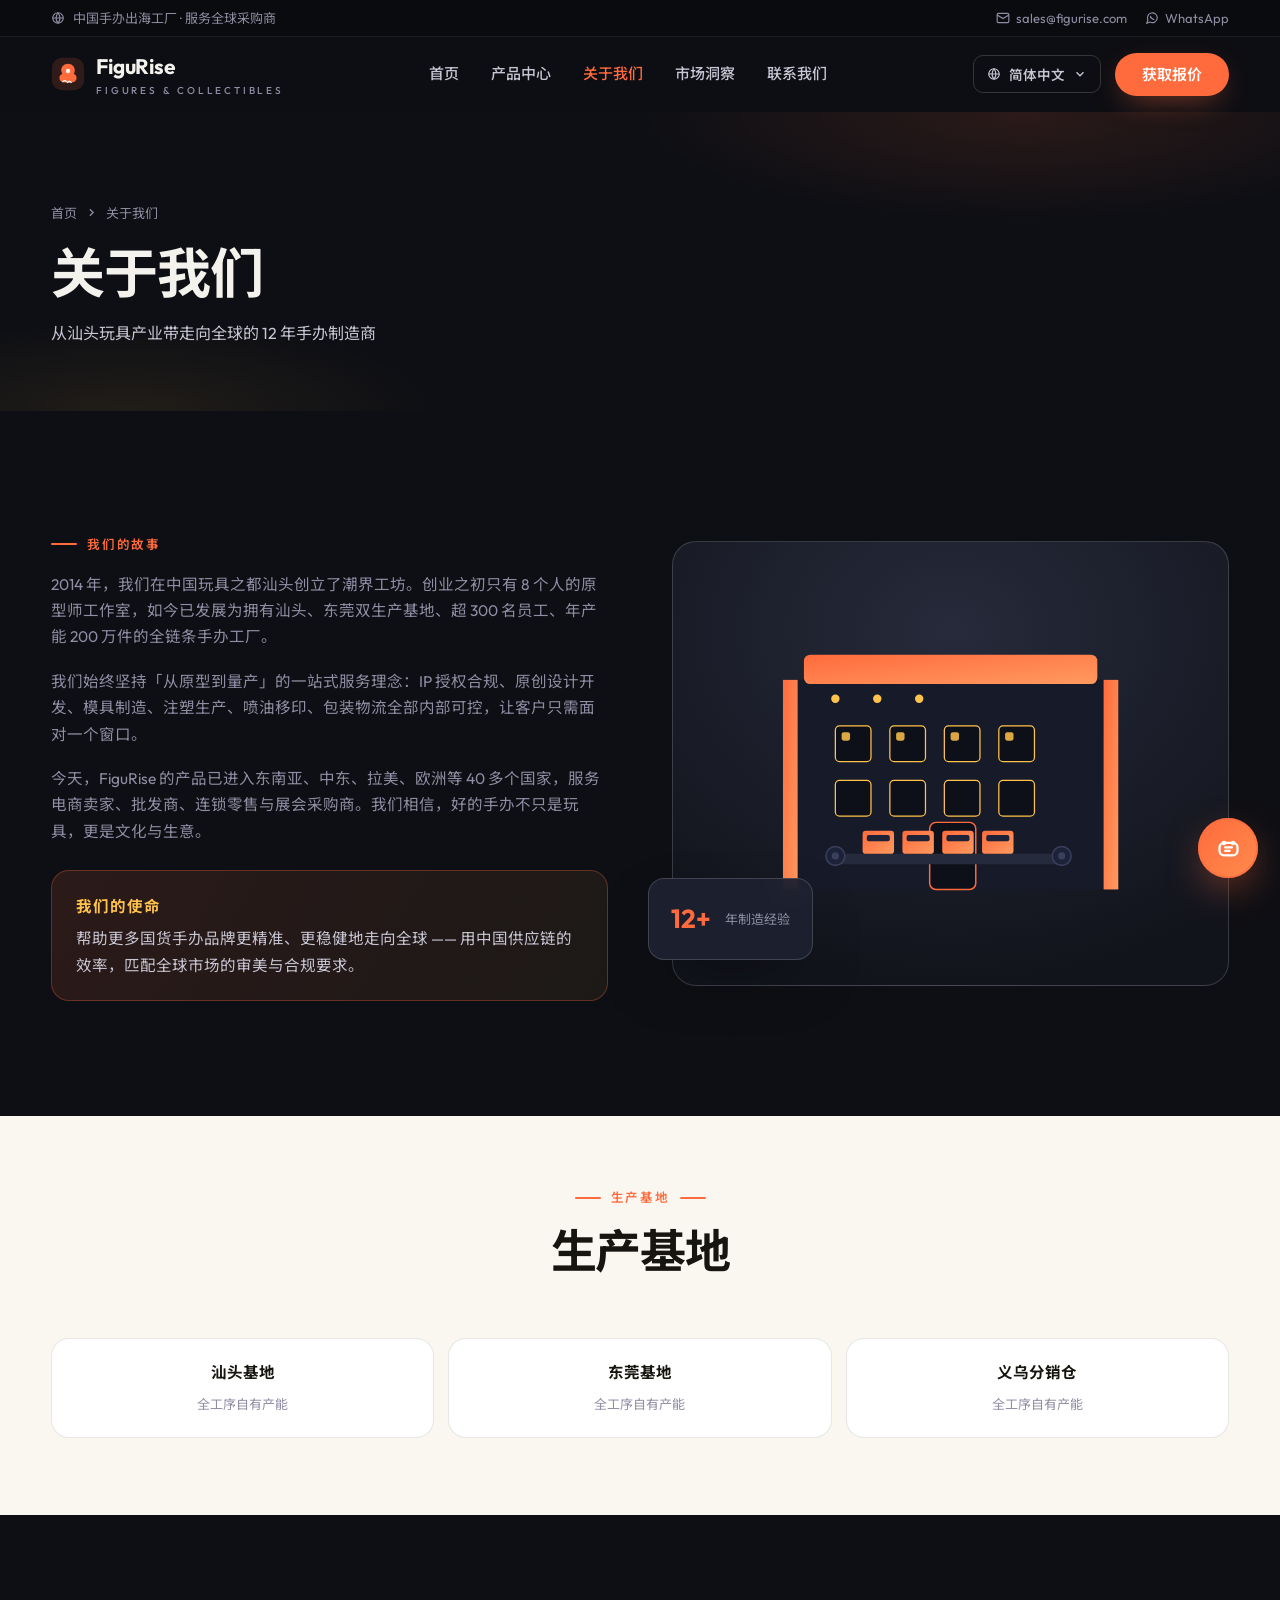
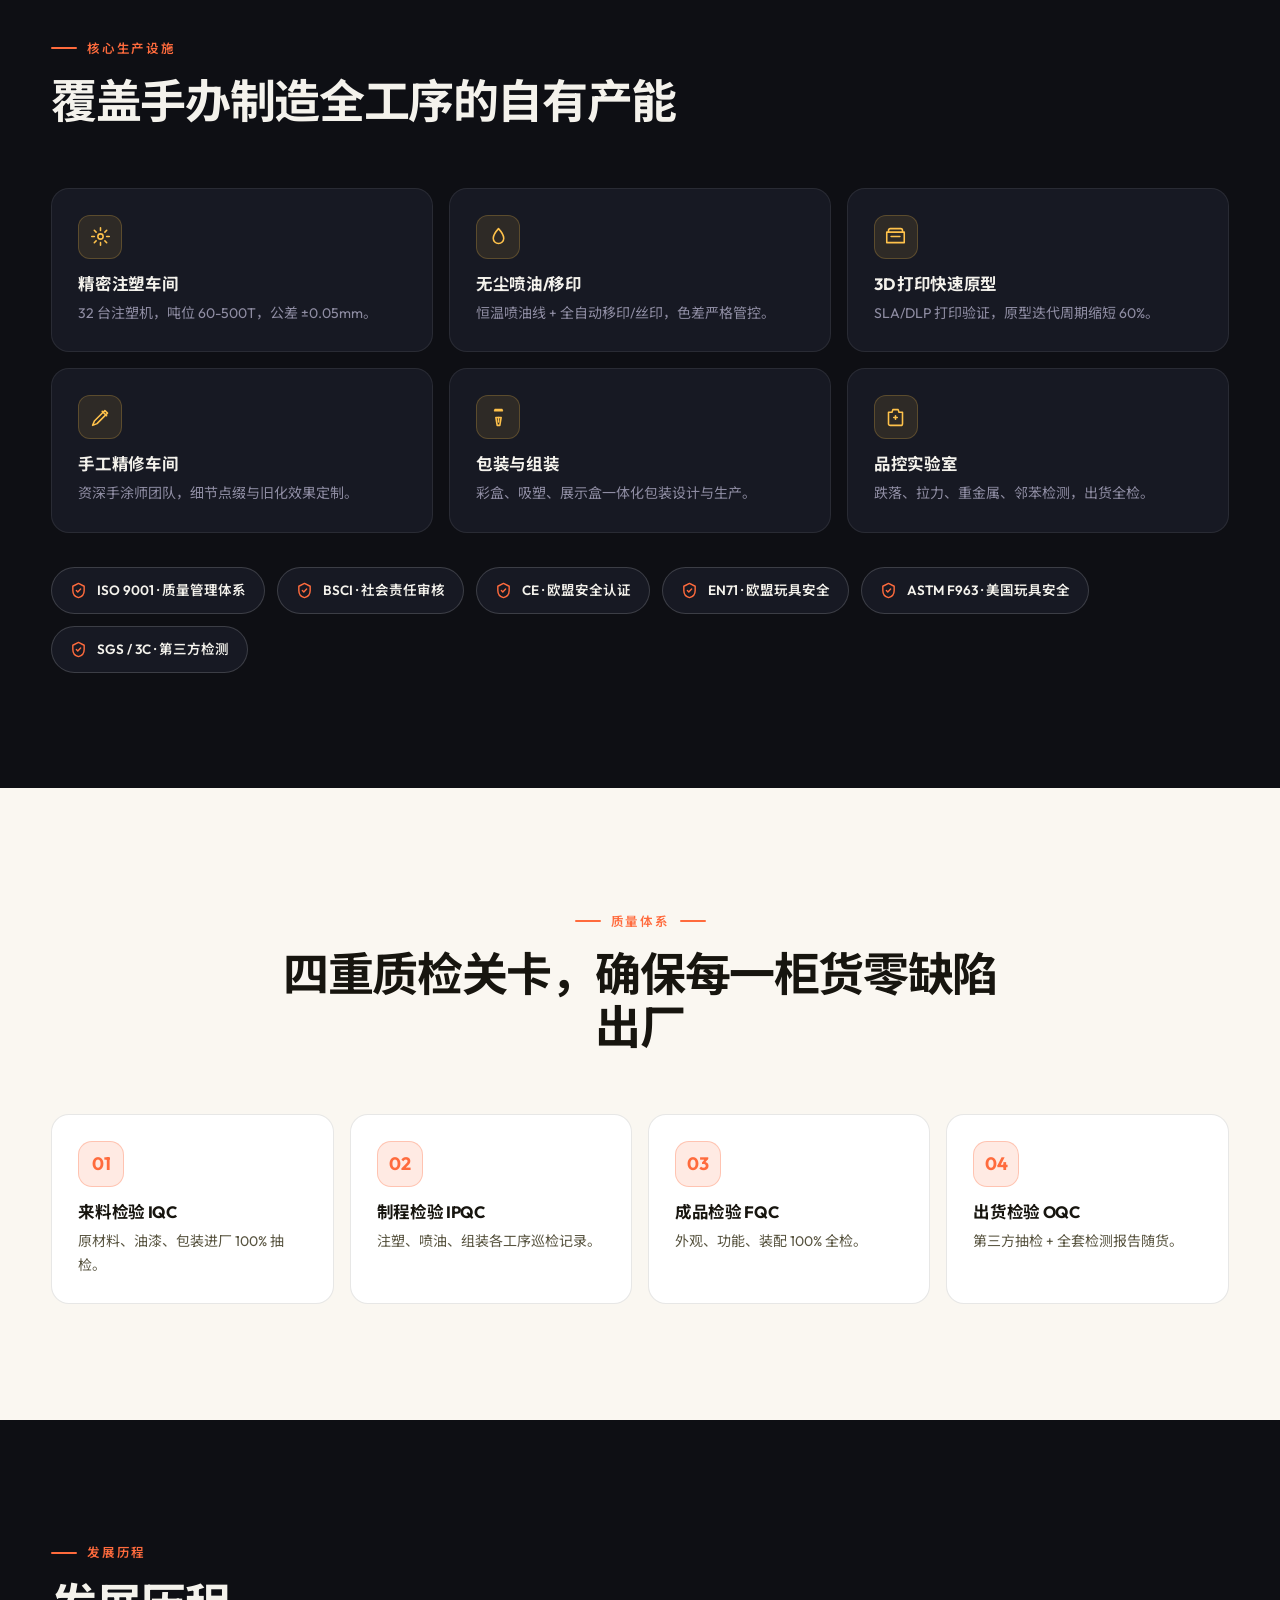
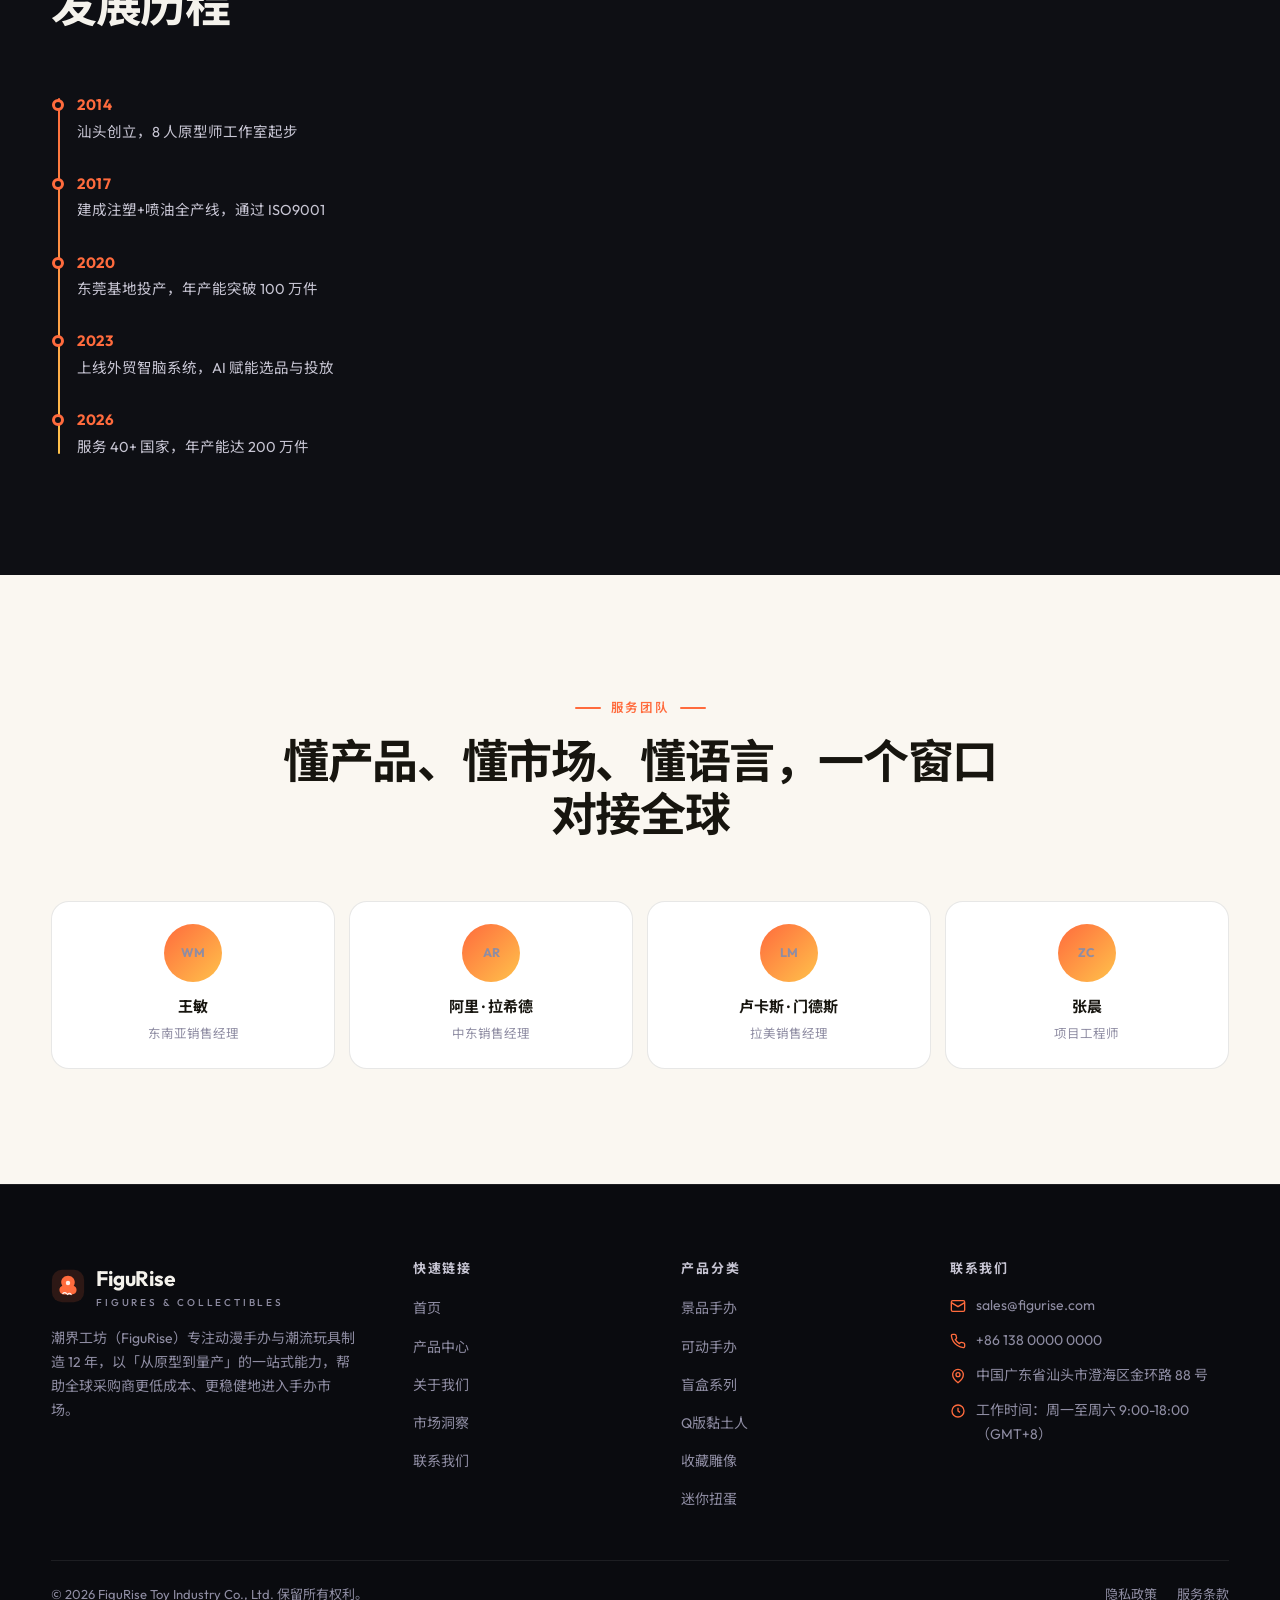
<file: about.html>
<!DOCTYPE html>
<html lang="zh-CN">
<head>
<meta charset="UTF-8">
<meta name="viewport" content="width=device-width, initial-scale=1.0">
<title>关于我们 | FiguRise 手办工厂实力</title>
<meta name="description" content="12 年手办制造经验，汕头/东莞双基地，ISO9001/BSCI/CE/EN71 认证，从原型到量产的完整供应链能力。">
<link rel="preconnect" href="https://fonts.googleapis.com">
<link rel="preconnect" href="https://fonts.gstatic.com" crossorigin>
<link href="https://fonts.googleapis.com/css2?family=Outfit:wght@400;500;600;700;800&family=Noto+Sans+SC:wght@400;500;700&family=Noto+Kufi+Arabic:wght@400;600;700&display=swap" rel="stylesheet">
<link rel="stylesheet" href="css/style.css">
<link rel="stylesheet" href="css/rtl.css">
</head>
<body data-page="about">

<div class="topbar">
  <div class="container">
    <div class="topbar-l">
      <svg viewBox="0 0 24 24" width="14" height="14" fill="none" stroke="currentColor" stroke-width="2"><circle cx="12" cy="12" r="9"/><path d="M3 12h18M12 3a15 15 0 0 1 0 18M12 3a15 15 0 0 0 0 18"/></svg>
      <span data-i18n="topbar.hint"></span>
    </div>
    <div class="topbar-r">
      <a class="hide-s" href="mailto:sales@figurise.com">
        <svg viewBox="0 0 24 24" fill="none" stroke="currentColor" stroke-width="2"><rect x="2" y="4" width="20" height="16" rx="2"/><path d="m2 7 10 6 10-6"/></svg>
        sales@figurise.com
      </a>
      <a href="https://wa.me/8613800000000" target="_blank" rel="noopener">
        <svg viewBox="0 0 24 24" fill="none" stroke="currentColor" stroke-width="2"><path d="M21 11.5a8.4 8.4 0 0 1-12.3 7.4L3 21l2.1-5.7A8.4 8.4 0 1 1 21 11.5Z"/><path d="M9 9.5c.5 2 2 3.5 4 4M9.5 8.2c-.2 1 .5 3 2 4.3 1.5 1.4 3.5 2.2 4.5 1.9"/></svg>
        WhatsApp
      </a>
    </div>
  </div>
</div>

<header class="site-nav">
  <div class="container nav-inner">
    <a class="logo" href="index.html">
      <span id="logo-mark"></span>
      <span>FiguRise<small>FIGURES &amp; COLLECTIBLES</small></span>
    </a>
    <nav class="nav-links" aria-label="main">
      <a href="index.html" data-i18n="nav.home"></a>
      <a href="products.html" data-i18n="nav.products"></a>
      <a href="about.html" class="active" data-i18n="nav.about"></a>
      <a href="insights.html" data-i18n="nav.insights"></a>
      <a href="contact.html" data-i18n="nav.contact"></a>
    </nav>
    <div class="nav-right">
      <div class="lang-switch">
        <button type="button" class="lang-btn" aria-haspopup="listbox" aria-expanded="false">
          <svg viewBox="0 0 24 24" fill="none" stroke="currentColor" stroke-width="2"><circle cx="12" cy="12" r="9"/><path d="M3 12h18M12 3a15 15 0 0 1 0 18M12 3a15 15 0 0 0 0 18"/></svg>
          <span class="lang-label">简体中文</span>
          <svg viewBox="0 0 24 24" fill="none" stroke="currentColor" stroke-width="2.2"><path d="m6 9 6 6 6-6"/></svg>
        </button>
        <div class="lang-menu" role="listbox"></div>
      </div>
      <a class="btn btn-primary nav-cta" href="contact.html" data-i18n="nav.quote"></a>
      <button type="button" class="nav-toggle" aria-label="Menu" aria-expanded="false">
        <svg viewBox="0 0 24 24" fill="none" stroke="currentColor" stroke-width="2"><path d="M4 7h16M4 12h16M4 17h16"/></svg>
      </button>
    </div>
  </div>
</header>

<main>
<section class="page-hero">
  <div class="container">
    <nav class="breadcrumb" aria-label="breadcrumb">
      <a href="index.html" data-i18n="nav.home"></a>
      <svg viewBox="0 0 24 24" fill="none" stroke="currentColor" stroke-width="2.4"><path d="m9 6 6 6-6 6"/></svg>
      <span data-i18n="nav.about"></span>
    </nav>
    <h1 data-i18n="a.title"></h1>
    <p data-i18n="a.sub"></p>
  </div>
</section>

<!-- 我们的故事 -->
<section class="section section-dark">
  <div class="container">
    <div class="story-grid">
      <div class="story-copy">
        <span class="eyebrow" data-i18n="a.storyTitle"></span>
        <p data-i18n="a.storyP1"></p>
        <p data-i18n="a.storyP2"></p>
        <p data-i18n="a.storyP3"></p>
        <div class="mission-box"><b data-i18n="a.missionTitle"></b><span data-i18n="a.mission"></span></div>
      </div>
      <div class="story-visual reveal">
        <div class="story-frame">
          <svg viewBox="0 0 360 280" fill="none" aria-hidden="true">
            <defs>
              <linearGradient id="abRoof" x1="0" y1="0" x2="1" y2="1"><stop offset="0" stop-color="#ff6b3d"/><stop offset="1" stop-color="#ff9a5f"/></linearGradient>
              <linearGradient id="abWall" x1="0" y1="0" x2="0" y2="1"><stop offset="0" stop-color="#2a3353"/><stop offset="1" stop-color="#1c2237"/></linearGradient>
            </defs>
            <!-- 背景 -->
            <rect x="20" y="60" width="320" height="200" rx="10" fill="#171a29"/>
            <rect x="40" y="36" width="280" height="28" rx="6" fill="url(#abRoof)"/>
            <circle cx="70" cy="78" r="4" fill="#ffc24b"/>
            <circle cx="110" cy="78" r="4" fill="#ffc24b"/>
            <circle cx="150" cy="78" r="4" fill="#ffc24b"/>
            <rect x="20" y="60" width="14" height="200" fill="url(#abRoof)"/>
            <rect x="326" y="60" width="14" height="200" fill="url(#abRoof)"/>
            <!-- 窗户 -->
            <g fill="#0e1019" stroke="#ffc24b" stroke-width="1.2">
              <rect x="70" y="104" width="34" height="34" rx="4"/><rect x="122" y="104" width="34" height="34" rx="4"/><rect x="174" y="104" width="34" height="34" rx="4"/><rect x="226" y="104" width="34" height="34" rx="4"/>
              <rect x="70" y="156" width="34" height="34" rx="4"/><rect x="122" y="156" width="34" height="34" rx="4"/><rect x="174" y="156" width="34" height="34" rx="4"/><rect x="226" y="156" width="34" height="34" rx="4"/>
            </g>
            <g fill="#ffc24b" opacity="0.85">
              <rect x="76" y="110" width="8" height="8" rx="2"/><rect x="128" y="110" width="8" height="8" rx="2"/><rect x="180" y="110" width="8" height="8" rx="2"/><rect x="232" y="110" width="8" height="8" rx="2"/>
            </g>
            <!-- 门 -->
            <rect x="160" y="196" width="44" height="64" rx="6" fill="#0e1019" stroke="#ff6b3d" stroke-width="1.4"/>
            <circle cx="196" cy="230" r="2.4" fill="#ff6b3d"/>
            <!-- 传送带与货箱 -->
            <rect x="66" y="226" width="228" height="10" rx="5" fill="#262a3d"/>
            <g fill="url(#abRoof)">
              <rect x="96" y="204" width="30" height="22" rx="3"/><rect x="134" y="204" width="30" height="22" rx="3"/><rect x="172" y="204" width="30" height="22" rx="3"/><rect x="210" y="204" width="30" height="22" rx="3"/>
            </g>
            <g fill="#1c2237">
              <rect x="100" y="208" width="22" height="6" rx="2"/><rect x="138" y="208" width="22" height="6" rx="2"/><rect x="176" y="208" width="22" height="6" rx="2"/><rect x="214" y="208" width="22" height="6" rx="2"/>
            </g>
            <circle cx="70" cy="228" r="9" fill="#1c2237" stroke="#3a3f5c" stroke-width="1.5"/>
            <circle cx="286" cy="228" r="9" fill="#1c2237" stroke="#3a3f5c" stroke-width="1.5"/>
            <circle cx="70" cy="228" r="3.4" fill="#3a3f5c"/><circle cx="286" cy="228" r="3.4" fill="#3a3f5c"/>
          </svg>
        </div>
        <div class="story-float-card">
          <span class="num">12+</span>
          <span data-i18n="hero.statYears"></span>
        </div>
      </div>
    </div>
  </div>
</section>

<!-- 生产基地 -->
<section class="section section-light section-tight" style="padding-top:64px">
  <div class="container">
    <div class="sec-head center">
      <span class="eyebrow" data-i18n="a.baseTitle"></span>
      <h2 class="sec-title" data-i18n="a.baseTitle"></h2>
    </div>
    <div class="base-grid" id="base-grid"></div>
  </div>
</section>

<!-- 生产设施 -->
<section class="section section-dark">
  <div class="container">
    <div class="sec-head">
      <span class="eyebrow" data-i18n="a.facTitle"></span>
      <h2 class="sec-title" data-i18n="a.facSub"></h2>
    </div>
    <div class="facility-grid">
      <div class="facility-card reveal">
        <div class="facility-ic"><svg viewBox="0 0 24 24" fill="none" stroke="currentColor" stroke-width="1.8" stroke-linecap="round" stroke-linejoin="round"><circle cx="12" cy="12" r="3"/><path d="M12 2v3M12 19v3M2 12h3M19 12h3M4.9 4.9l2.1 2.1M17 17l2.1 2.1M19.1 4.9 17 7M7 17l-2.1 2.1"/></svg></div>
        <h3 data-i18n="f1.t"></h3><p data-i18n="f1.d"></p>
      </div>
      <div class="facility-card reveal" style="--d:90ms">
        <div class="facility-ic"><svg viewBox="0 0 24 24" fill="none" stroke="currentColor" stroke-width="1.8" stroke-linecap="round" stroke-linejoin="round"><path d="M12 3s6 6.5 6 11a6 6 0 0 1-12 0c0-4.5 6-11 6-11Z"/></svg></div>
        <h3 data-i18n="f2.t"></h3><p data-i18n="f2.d"></p>
      </div>
      <div class="facility-card reveal" style="--d:180ms">
        <div class="facility-ic"><svg viewBox="0 0 24 24" fill="none" stroke="currentColor" stroke-width="1.8" stroke-linecap="round" stroke-linejoin="round"><path d="M4 7V5a2 2 0 0 1 2-2h12a2 2 0 0 1 2 2v2"/><path d="M2 7h20v12H2z"/><path d="M7 12h10"/></svg></div>
        <h3 data-i18n="f3.t"></h3><p data-i18n="f3.d"></p>
      </div>
      <div class="facility-card reveal">
        <div class="facility-ic"><svg viewBox="0 0 24 24" fill="none" stroke="currentColor" stroke-width="1.8" stroke-linecap="round" stroke-linejoin="round"><path d="m14 5 5 5M3 21l5-2L20 7l-3-3L5 16Z"/></svg></div>
        <h3 data-i18n="f4.t"></h3><p data-i18n="f4.d"></p>
      </div>
      <div class="facility-card reveal" style="--d:90ms">
        <div class="facility-ic"><svg viewBox="0 0 24 24" fill="none" stroke="currentColor" stroke-width="1.8" stroke-linecap="round" stroke-linejoin="round"><path d="m7.5 4.3 9 0M8 4.3V3h8v1.3M10.5 21h3l1.5-9H9z"/><path d="M12 12v5"/></svg></div>
        <h3 data-i18n="f5.t"></h3><p data-i18n="f5.d"></p>
      </div>
      <div class="facility-card reveal" style="--d:180ms">
        <div class="facility-ic"><svg viewBox="0 0 24 24" fill="none" stroke="currentColor" stroke-width="1.8" stroke-linecap="round" stroke-linejoin="round"><path d="M9 3h6l1 3h4v13a2 2 0 0 1-2 2H6a2 2 0 0 1-2-2V6h4z"/><path d="M12 10v4M10 12h4"/></svg></div>
        <h3 data-i18n="f6.t"></h3><p data-i18n="f6.d"></p>
      </div>
    </div>
    <div class="cert-strip" id="cert-strip"></div>
  </div>
</section>

<!-- 质量体系 -->
<section class="section section-light">
  <div class="container">
    <div class="sec-head center">
      <span class="eyebrow" data-i18n="a.qcTitle"></span>
      <h2 class="sec-title" data-i18n="a.qcSub"></h2>
    </div>
    <div class="strength-grid" style="grid-template-columns:repeat(4,1fr)">
      <div class="facility-card reveal"><div class="badge-num" style="margin-bottom:16px">01</div><h3 data-i18n="q1.t"></h3><p data-i18n="q1.d"></p></div>
      <div class="facility-card reveal" style="--d:90ms"><div class="badge-num" style="margin-bottom:16px">02</div><h3 data-i18n="q2.t"></h3><p data-i18n="q2.d"></p></div>
      <div class="facility-card reveal" style="--d:180ms"><div class="badge-num" style="margin-bottom:16px">03</div><h3 data-i18n="q3.t"></h3><p data-i18n="q3.d"></p></div>
      <div class="facility-card reveal" style="--d:270ms"><div class="badge-num" style="margin-bottom:16px">04</div><h3 data-i18n="q4.t"></h3><p data-i18n="q4.d"></p></div>
    </div>
  </div>
</section>

<!-- 发展历程 -->
<section class="section section-dark">
  <div class="container">
    <div class="sec-head">
      <span class="eyebrow" data-i18n="a.timelineTitle"></span>
      <h2 class="sec-title" data-i18n="a.timelineTitle"></h2>
    </div>
    <div class="timeline">
      <div class="tl-item reveal"><b data-i18n="tl1.y"></b><span data-i18n="tl1.t"></span></div>
      <div class="tl-item reveal"><b data-i18n="tl2.y"></b><span data-i18n="tl2.t"></span></div>
      <div class="tl-item reveal"><b data-i18n="tl3.y"></b><span data-i18n="tl3.t"></span></div>
      <div class="tl-item reveal"><b data-i18n="tl4.y"></b><span data-i18n="tl4.t"></span></div>
      <div class="tl-item reveal"><b data-i18n="tl5.y"></b><span data-i18n="tl5.t"></span></div>
    </div>
  </div>
</section>

<!-- 团队 -->
<section class="section section-light">
  <div class="container">
    <div class="sec-head center">
      <span class="eyebrow" data-i18n="a.teamTitle"></span>
      <h2 class="sec-title" data-i18n="a.teamSub"></h2>
    </div>
    <div class="team-grid">
      <div class="team-card reveal">
        <span class="team-avatar">WM</span>
        <b data-i18n="tms1.n"></b>
        <span data-i18n="tms1.r"></span>
      </div>
      <div class="team-card reveal" style="--d:80ms">
        <span class="team-avatar">AR</span>
        <b data-i18n="tms2.n"></b>
        <span data-i18n="tms2.r"></span>
      </div>
      <div class="team-card reveal" style="--d:160ms">
        <span class="team-avatar">LM</span>
        <b data-i18n="tms3.n"></b>
        <span data-i18n="tms3.r"></span>
      </div>
      <div class="team-card reveal" style="--d:240ms">
        <span class="team-avatar">ZC</span>
        <b data-i18n="tms4.n"></b>
        <span data-i18n="tms4.r"></span>
      </div>
    </div>
  </div>
</section>
</main>

<footer class="site-footer">
  <div class="container">
    <div class="footer-grid">
      <div class="footer-brand">
        <a class="logo" href="index.html"><span id="logo-mark-2"></span><span>FiguRise<small>FIGURES &amp; COLLECTIBLES</small></span></a>
        <p data-i18n="footer.aboutText"></p>
      </div>
      <div class="footer-col">
        <h4 data-i18n="footer.linksTitle"></h4>
        <ul>
          <li><a href="index.html" data-i18n="nav.home"></a></li>
          <li><a href="products.html" data-i18n="nav.products"></a></li>
          <li><a href="about.html" data-i18n="nav.about"></a></li>
          <li><a href="insights.html" data-i18n="nav.insights"></a></li>
          <li><a href="contact.html" data-i18n="nav.contact"></a></li>
        </ul>
      </div>
      <div class="footer-col">
        <h4 data-i18n="footer.catsTitle"></h4>
        <ul id="footer-cats"></ul>
      </div>
      <div class="footer-col">
        <h4 data-i18n="footer.contactTitle"></h4>
        <ul class="footer-contact">
          <li><svg viewBox="0 0 24 24" fill="none" stroke="currentColor" stroke-width="2"><rect x="2" y="4" width="20" height="16" rx="2"/><path d="m2 7 10 6 10-6"/></svg><a id="footer-email" href="mailto:sales@figurise.com">sales@figurise.com</a></li>
          <li><svg viewBox="0 0 24 24" fill="none" stroke="currentColor" stroke-width="2"><path d="M22 16.9v3a2 2 0 0 1-2.2 2 19.8 19.8 0 0 1-8.6-3.1 19.5 19.5 0 0 1-6-6A19.8 19.8 0 0 1 2.1 4.2 2 2 0 0 1 4.1 2h3a2 2 0 0 1 2 1.7c.1 1 .4 2 .7 2.9a2 2 0 0 1-.5 2.1L8 10a16 16 0 0 0 6 6l1.3-1.3a2 2 0 0 1 2.1-.5c.9.3 1.9.6 2.9.7a2 2 0 0 1 1.7 2Z"/></svg><span id="footer-wa">+86 138 0000 0000</span></li>
          <li><svg viewBox="0 0 24 24" fill="none" stroke="currentColor" stroke-width="2"><path d="M20 10c0 6-8 12-8 12s-8-6-8-12a8 8 0 0 1 16 0Z"/><circle cx="12" cy="10" r="3"/></svg><span id="footer-addr"></span></li>
          <li><svg viewBox="0 0 24 24" fill="none" stroke="currentColor" stroke-width="2"><circle cx="12" cy="12" r="9"/><path d="M12 7v5l3 2"/></svg><span data-i18n="c.hours"></span></li>
        </ul>
      </div>
    </div>
    <div class="footer-bottom">
      <span>© <span data-year>2026</span> FiguRise Toy Industry Co., Ltd. <span data-i18n="footer.rights"></span></span>
      <div class="legal">
        <a href="#" data-i18n="footer.privacy"></a>
        <a href="#" data-i18n="footer.terms"></a>
      </div>
    </div>
  </div>
</footer>

<!-- ===== FiguBot 外贸智脑 ===== -->
<button type="button" class="bot-fab" aria-label="FiguBot" aria-expanded="false">
  <span class="ping"></span>
  <svg viewBox="0 0 24 24" fill="none" stroke="currentColor" stroke-width="2" stroke-linecap="round" stroke-linejoin="round"><rect x="4" y="7" width="16" height="11" rx="4"/><path d="M9 11h6M9 14h4"/><circle cx="8" cy="7" r="2" fill="currentColor" stroke="none"/><circle cx="16" cy="7" r="2" fill="currentColor" stroke="none"/></svg>
</button>
<div class="bot-panel" role="dialog" aria-label="FiguBot">
  <div class="bot-header">
    <span class="bot-avatar"><svg viewBox="0 0 24 24" fill="none" stroke="currentColor" stroke-width="2" stroke-linecap="round" stroke-linejoin="round"><rect x="4" y="7" width="16" height="11" rx="4"/><path d="M9 11h6M9 14h4"/><circle cx="8" cy="7" r="2" fill="currentColor" stroke="none"/><circle cx="16" cy="7" r="2" fill="currentColor" stroke="none"/></svg></span>
    <div><b data-i18n="bot.title"></b><span data-i18n="bot.status"></span></div>
    <button type="button" class="bot-close" aria-label="Close">
      <svg viewBox="0 0 24 24" fill="none" stroke="currentColor" stroke-width="2.2" stroke-linecap="round"><path d="M6 6l12 12M18 6 6 18"/></svg>
    </button>
  </div>
  <div class="bot-chat" aria-live="polite"></div>
  <div class="bot-input">
    <input type="text" data-i18n-ph="bot.placeholder" autocomplete="off">
    <button type="button" class="bot-send" aria-label="Send">
      <svg viewBox="0 0 24 24" fill="none" stroke="currentColor" stroke-width="2" stroke-linecap="round" stroke-linejoin="round"><path d="m3 3 18 9-18 9 4.5-9Z"/><path d="M7.5 12H21"/></svg>
    </button>
  </div>
</div>

<script src="js/config.js"></script>
<script src="js/i18n.js"></script>
<script src="js/lang-en.js"></script>
<script src="js/lang-other.js"></script>
<script src="js/bot-kb.js"></script>
<script src="js/bot.js"></script>
<script src="js/main.js"></script>
<script src="js/products.js"></script>
</body>
</html>
</file>
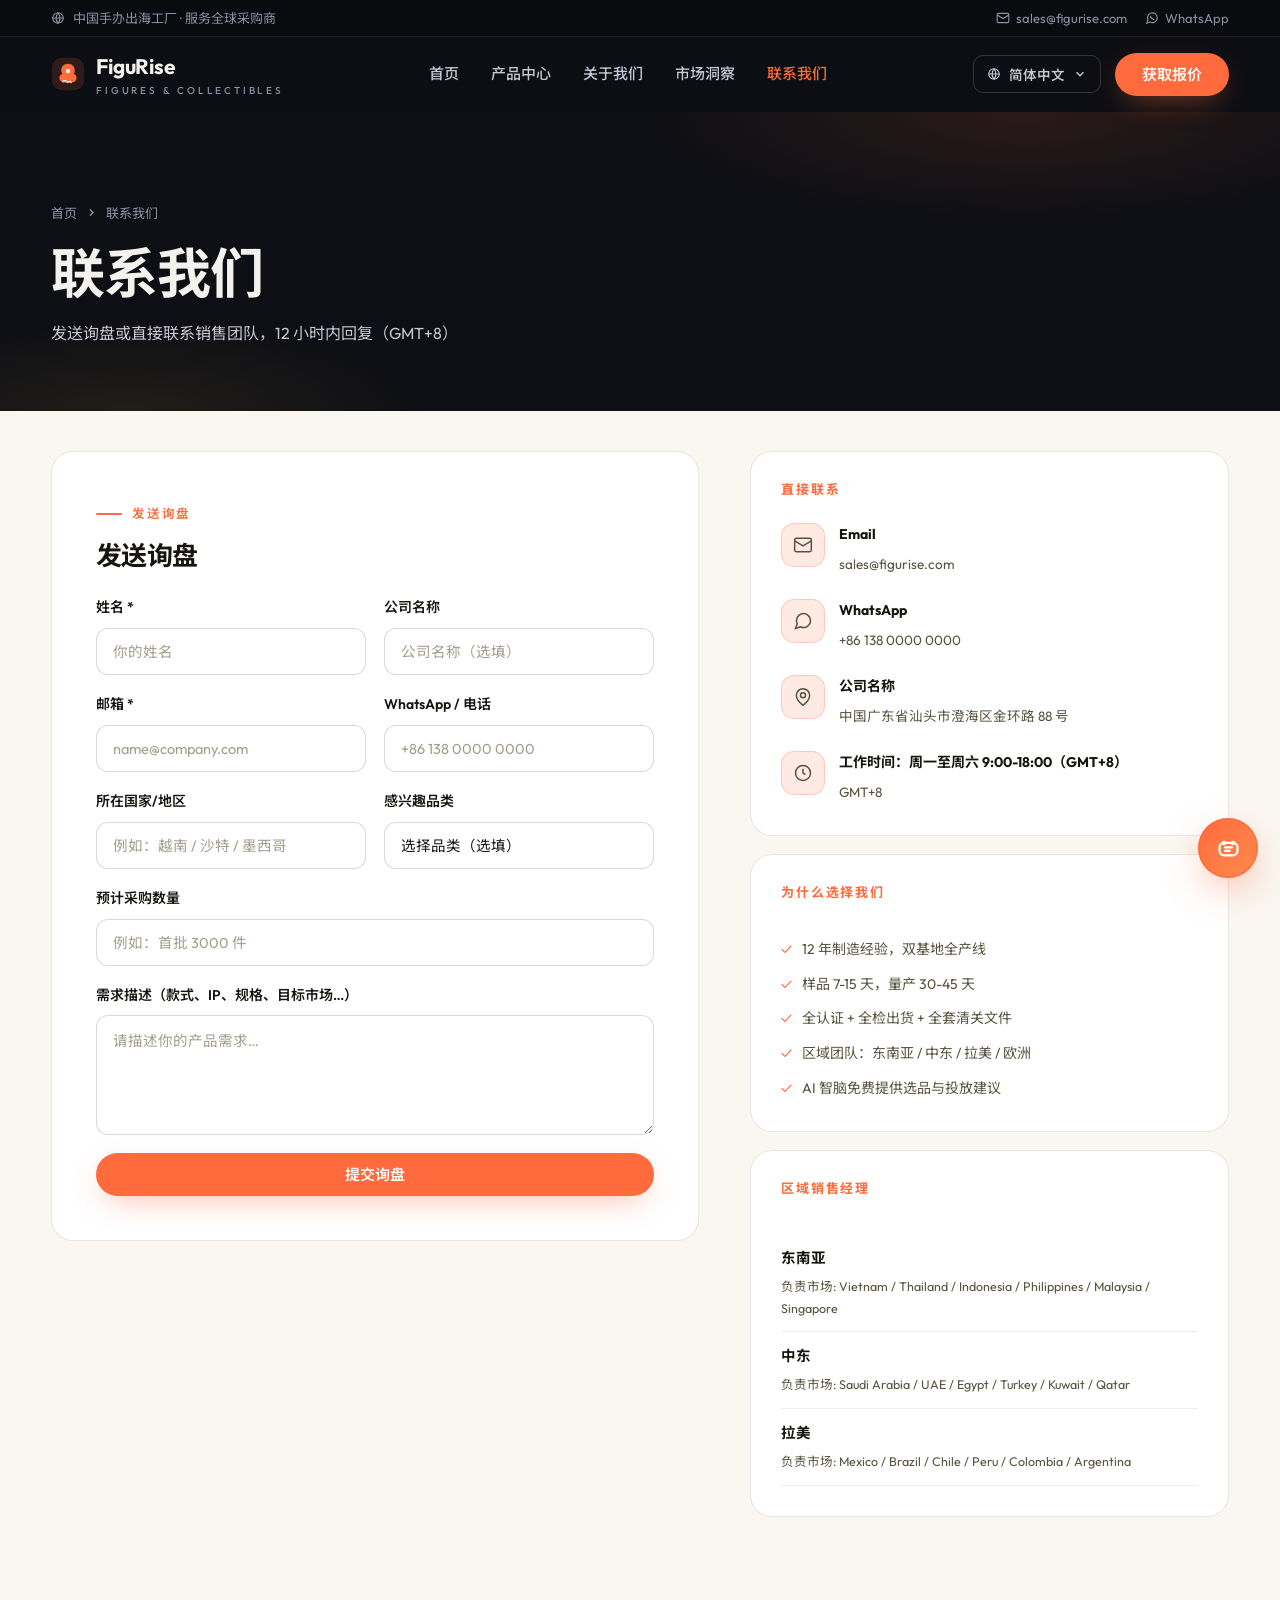
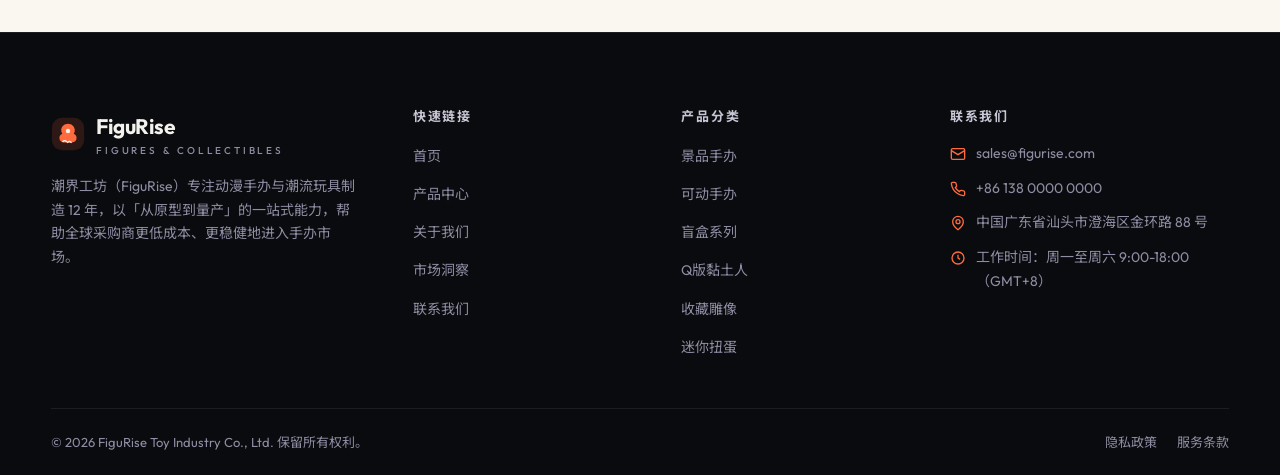
<file: contact.html>
<!DOCTYPE html>
<html lang="zh-CN">
<head>
<meta charset="UTF-8">
<meta name="viewport" content="width=device-width, initial-scale=1.0">
<title>联系我们 | FiguRise 询盘报价</title>
<meta name="description" content="向 FiguRise 发送询盘：获取产品报价、样品、MOQ 与交期。销售经理 12 小时内回复（GMT+8）。">
<link rel="preconnect" href="https://fonts.googleapis.com">
<link rel="preconnect" href="https://fonts.gstatic.com" crossorigin>
<link href="https://fonts.googleapis.com/css2?family=Outfit:wght@400;500;600;700;800&family=Noto+Sans+SC:wght@400;500;700&family=Noto+Kufi+Arabic:wght@400;600;700&display=swap" rel="stylesheet">
<link rel="stylesheet" href="css/style.css">
<link rel="stylesheet" href="css/rtl.css">
</head>
<body data-page="contact">

<div class="topbar">
  <div class="container">
    <div class="topbar-l">
      <svg viewBox="0 0 24 24" width="14" height="14" fill="none" stroke="currentColor" stroke-width="2"><circle cx="12" cy="12" r="9"/><path d="M3 12h18M12 3a15 15 0 0 1 0 18M12 3a15 15 0 0 0 0 18"/></svg>
      <span data-i18n="topbar.hint"></span>
    </div>
    <div class="topbar-r">
      <a class="hide-s" href="mailto:sales@figurise.com">
        <svg viewBox="0 0 24 24" fill="none" stroke="currentColor" stroke-width="2"><rect x="2" y="4" width="20" height="16" rx="2"/><path d="m2 7 10 6 10-6"/></svg>
        sales@figurise.com
      </a>
      <a href="https://wa.me/8613800000000" target="_blank" rel="noopener">
        <svg viewBox="0 0 24 24" fill="none" stroke="currentColor" stroke-width="2"><path d="M21 11.5a8.4 8.4 0 0 1-12.3 7.4L3 21l2.1-5.7A8.4 8.4 0 1 1 21 11.5Z"/><path d="M9 9.5c.5 2 2 3.5 4 4M9.5 8.2c-.2 1 .5 3 2 4.3 1.5 1.4 3.5 2.2 4.5 1.9"/></svg>
        WhatsApp
      </a>
    </div>
  </div>
</div>

<header class="site-nav">
  <div class="container nav-inner">
    <a class="logo" href="index.html">
      <span id="logo-mark"></span>
      <span>FiguRise<small>FIGURES &amp; COLLECTIBLES</small></span>
    </a>
    <nav class="nav-links" aria-label="main">
      <a href="index.html" data-i18n="nav.home"></a>
      <a href="products.html" data-i18n="nav.products"></a>
      <a href="about.html" data-i18n="nav.about"></a>
      <a href="insights.html" data-i18n="nav.insights"></a>
      <a href="contact.html" class="active" data-i18n="nav.contact"></a>
    </nav>
    <div class="nav-right">
      <div class="lang-switch">
        <button type="button" class="lang-btn" aria-haspopup="listbox" aria-expanded="false">
          <svg viewBox="0 0 24 24" fill="none" stroke="currentColor" stroke-width="2"><circle cx="12" cy="12" r="9"/><path d="M3 12h18M12 3a15 15 0 0 1 0 18M12 3a15 15 0 0 0 0 18"/></svg>
          <span class="lang-label">简体中文</span>
          <svg viewBox="0 0 24 24" fill="none" stroke="currentColor" stroke-width="2.2"><path d="m6 9 6 6 6-6"/></svg>
        </button>
        <div class="lang-menu" role="listbox"></div>
      </div>
      <a class="btn btn-primary nav-cta" href="contact.html" data-i18n="nav.quote"></a>
      <button type="button" class="nav-toggle" aria-label="Menu" aria-expanded="false">
        <svg viewBox="0 0 24 24" fill="none" stroke="currentColor" stroke-width="2"><path d="M4 7h16M4 12h16M4 17h16"/></svg>
      </button>
    </div>
  </div>
</header>

<main>
<section class="page-hero">
  <div class="container">
    <nav class="breadcrumb" aria-label="breadcrumb">
      <a href="index.html" data-i18n="nav.home"></a>
      <svg viewBox="0 0 24 24" fill="none" stroke="currentColor" stroke-width="2.4"><path d="m9 6 6 6-6 6"/></svg>
      <span data-i18n="nav.contact"></span>
    </nav>
    <h1 data-i18n="c.title"></h1>
    <p data-i18n="c.sub"></p>
  </div>
</section>

<section class="section section-light" style="padding-top:40px">
  <div class="container">
    <div class="region-layout" style="grid-template-columns:1.15fr 0.85fr">
      <!-- 询盘表单 -->
      <div id="form-anchor">
        <div class="form-card">
          <div class="sec-head" style="margin-bottom:26px">
            <span class="eyebrow" data-i18n="c.formTitle"></span>
            <h2 class="sec-title" style="font-size:26px" data-i18n="c.formTitle"></h2>
          </div>
          <form id="inquiry-form" novalidate>
            <div class="form-grid">
              <div class="field">
                <label for="f-name" data-i18n="c.name"></label>
                <input id="f-name" type="text" data-i18n-ph="c.phName" autocomplete="name">
                <span class="form-error" data-i18n="c.errName"></span>
              </div>
              <div class="field">
                <label for="f-company" data-i18n="c.company"></label>
                <input id="f-company" type="text" data-i18n-ph="c.phCompany" autocomplete="organization">
              </div>
              <div class="field">
                <label for="f-email" data-i18n="c.email"></label>
                <input id="f-email" type="email" data-i18n-ph="c.phEmail" autocomplete="email">
                <span class="form-error" data-i18n="c.errEmail"></span>
              </div>
              <div class="field">
                <label for="f-whatsapp" data-i18n="c.whatsapp"></label>
                <input id="f-whatsapp" type="text" data-i18n-ph="c.phWhat" autocomplete="tel">
              </div>
              <div class="field">
                <label for="f-country" data-i18n="c.country"></label>
                <input id="f-country" type="text" data-i18n-ph="c.phCountry">
              </div>
              <div class="field">
                <label for="f-category" data-i18n="c.category"></label>
                <select id="f-category"></select>
              </div>
              <div class="field full">
                <label for="f-qty" data-i18n="c.qty"></label>
                <input id="f-qty" type="text" data-i18n-ph="c.phQty">
              </div>
              <div class="field full">
                <label for="f-msg" data-i18n="c.msg"></label>
                <textarea id="f-msg" data-i18n-ph="c.phMsg"></textarea>
                <span class="form-error" data-i18n="c.errMsg"></span>
              </div>
              <div class="field full">
                <button type="submit" class="btn btn-primary" style="justify-self:start" data-i18n="c.submit"></button>
              </div>
            </div>
          </form>
          <div class="success-box" id="form-success">
            <span class="ok-ic"><svg viewBox="0 0 24 24" fill="none" stroke="currentColor" stroke-width="2.4" stroke-linecap="round" stroke-linejoin="round"><path d="m4 12.5 5 5L20 6.5"/></svg></span>
            <h3 data-i18n="c.successTitle"></h3>
            <p data-i18n="c.successText"></p>
            <button type="button" class="btn btn-ghost" id="send-another" style="margin-top:22px" data-i18n="c.sendAnother"></button>
          </div>
        </div>
      </div>

      <!-- 右侧信息 -->
      <div style="display:flex;flex-direction:column;gap:18px">
        <div class="info-card">
          <h4 style="font-size:13px;letter-spacing:.14em;text-transform:uppercase;color:var(--accent);margin-bottom:4px" data-i18n="c.infoTitle"></h4>
          <div class="info-row">
            <span class="info-ic"><svg viewBox="0 0 24 24" fill="none" stroke="currentColor" stroke-width="1.8"><rect x="2" y="4" width="20" height="16" rx="2"/><path d="m2 7 10 6 10-6"/></svg></span>
            <div><b>Email</b><a href="mailto:sales@figurise.com">sales@figurise.com</a></div>
          </div>
          <div class="info-row">
            <span class="info-ic"><svg viewBox="0 0 24 24" fill="none" stroke="currentColor" stroke-width="1.8"><path d="M21 11.5a8.4 8.4 0 0 1-12.3 7.4L3 21l2.1-5.7A8.4 8.4 0 1 1 21 11.5Z"/></svg></span>
            <div><b>WhatsApp</b><a href="https://wa.me/8613800000000" target="_blank" rel="noopener">+86 138 0000 0000</a></div>
          </div>
          <div class="info-row">
            <span class="info-ic"><svg viewBox="0 0 24 24" fill="none" stroke="currentColor" stroke-width="1.8"><path d="M20 10c0 6-8 12-8 12s-8-6-8-12a8 8 0 0 1 16 0Z"/><circle cx="12" cy="10" r="3"/></svg></span>
            <div><b data-i18n="c.company"></b><span id="contact-addr"></span></div>
          </div>
          <div class="info-row">
            <span class="info-ic"><svg viewBox="0 0 24 24" fill="none" stroke="currentColor" stroke-width="1.8"><circle cx="12" cy="12" r="9"/><path d="M12 7v5l3 2"/></svg></span>
            <div><b data-i18n="c.hours"></b><span>GMT+8</span></div>
          </div>
        </div>

        <div class="info-card">
          <h4 style="font-size:13px;letter-spacing:.14em;text-transform:uppercase;color:var(--accent);margin-bottom:16px" data-i18n="c.whyTitle"></h4>
          <ul style="display:flex;flex-direction:column;gap:11px">
            <li style="display:flex;gap:10px;font-size:14px;color:var(--ink-soft)"><span style="color:var(--accent);flex:none">✓</span><span data-i18n="c.why1"></span></li>
            <li style="display:flex;gap:10px;font-size:14px;color:var(--ink-soft)"><span style="color:var(--accent);flex:none">✓</span><span data-i18n="c.why2"></span></li>
            <li style="display:flex;gap:10px;font-size:14px;color:var(--ink-soft)"><span style="color:var(--accent);flex:none">✓</span><span data-i18n="c.why3"></span></li>
            <li style="display:flex;gap:10px;font-size:14px;color:var(--ink-soft)"><span style="color:var(--accent);flex:none">✓</span><span data-i18n="c.why4"></span></li>
            <li style="display:flex;gap:10px;font-size:14px;color:var(--ink-soft)"><span style="color:var(--accent);flex:none">✓</span><span data-i18n="c.why5"></span></li>
          </ul>
        </div>

        <div class="info-card">
          <h4 style="font-size:13px;letter-spacing:.14em;text-transform:uppercase;color:var(--accent);margin-bottom:16px" data-i18n="c.regionsTitle"></h4>
          <div id="region-managers"></div>
        </div>
      </div>
    </div>
  </div>
</section>
</main>

<footer class="site-footer">
  <div class="container">
    <div class="footer-grid">
      <div class="footer-brand">
        <a class="logo" href="index.html"><span id="logo-mark-2"></span><span>FiguRise<small>FIGURES &amp; COLLECTIBLES</small></span></a>
        <p data-i18n="footer.aboutText"></p>
      </div>
      <div class="footer-col">
        <h4 data-i18n="footer.linksTitle"></h4>
        <ul>
          <li><a href="index.html" data-i18n="nav.home"></a></li>
          <li><a href="products.html" data-i18n="nav.products"></a></li>
          <li><a href="about.html" data-i18n="nav.about"></a></li>
          <li><a href="insights.html" data-i18n="nav.insights"></a></li>
          <li><a href="contact.html" data-i18n="nav.contact"></a></li>
        </ul>
      </div>
      <div class="footer-col">
        <h4 data-i18n="footer.catsTitle"></h4>
        <ul id="footer-cats"></ul>
      </div>
      <div class="footer-col">
        <h4 data-i18n="footer.contactTitle"></h4>
        <ul class="footer-contact">
          <li><svg viewBox="0 0 24 24" fill="none" stroke="currentColor" stroke-width="2"><rect x="2" y="4" width="20" height="16" rx="2"/><path d="m2 7 10 6 10-6"/></svg><a id="footer-email" href="mailto:sales@figurise.com">sales@figurise.com</a></li>
          <li><svg viewBox="0 0 24 24" fill="none" stroke="currentColor" stroke-width="2"><path d="M22 16.9v3a2 2 0 0 1-2.2 2 19.8 19.8 0 0 1-8.6-3.1 19.5 19.5 0 0 1-6-6A19.8 19.8 0 0 1 2.1 4.2 2 2 0 0 1 4.1 2h3a2 2 0 0 1 2 1.7c.1 1 .4 2 .7 2.9a2 2 0 0 1-.5 2.1L8 10a16 16 0 0 0 6 6l1.3-1.3a2 2 0 0 1 2.1-.5c.9.3 1.9.6 2.9.7a2 2 0 0 1 1.7 2Z"/></svg><span id="footer-wa">+86 138 0000 0000</span></li>
          <li><svg viewBox="0 0 24 24" fill="none" stroke="currentColor" stroke-width="2"><path d="M20 10c0 6-8 12-8 12s-8-6-8-12a8 8 0 0 1 16 0Z"/><circle cx="12" cy="10" r="3"/></svg><span id="footer-addr"></span></li>
          <li><svg viewBox="0 0 24 24" fill="none" stroke="currentColor" stroke-width="2"><circle cx="12" cy="12" r="9"/><path d="M12 7v5l3 2"/></svg><span data-i18n="c.hours"></span></li>
        </ul>
      </div>
    </div>
    <div class="footer-bottom">
      <span>© <span data-year>2026</span> FiguRise Toy Industry Co., Ltd. <span data-i18n="footer.rights"></span></span>
      <div class="legal">
        <a href="#" data-i18n="footer.privacy"></a>
        <a href="#" data-i18n="footer.terms"></a>
      </div>
    </div>
  </div>
</footer>

<!-- ===== FiguBot 外贸智脑 ===== -->
<button type="button" class="bot-fab" aria-label="FiguBot" aria-expanded="false">
  <span class="ping"></span>
  <svg viewBox="0 0 24 24" fill="none" stroke="currentColor" stroke-width="2" stroke-linecap="round" stroke-linejoin="round"><rect x="4" y="7" width="16" height="11" rx="4"/><path d="M9 11h6M9 14h4"/><circle cx="8" cy="7" r="2" fill="currentColor" stroke="none"/><circle cx="16" cy="7" r="2" fill="currentColor" stroke="none"/></svg>
</button>
<div class="bot-panel" role="dialog" aria-label="FiguBot">
  <div class="bot-header">
    <span class="bot-avatar"><svg viewBox="0 0 24 24" fill="none" stroke="currentColor" stroke-width="2" stroke-linecap="round" stroke-linejoin="round"><rect x="4" y="7" width="16" height="11" rx="4"/><path d="M9 11h6M9 14h4"/><circle cx="8" cy="7" r="2" fill="currentColor" stroke="none"/><circle cx="16" cy="7" r="2" fill="currentColor" stroke="none"/></svg></span>
    <div><b data-i18n="bot.title"></b><span data-i18n="bot.status"></span></div>
    <button type="button" class="bot-close" aria-label="Close">
      <svg viewBox="0 0 24 24" fill="none" stroke="currentColor" stroke-width="2.2" stroke-linecap="round"><path d="M6 6l12 12M18 6 6 18"/></svg>
    </button>
  </div>
  <div class="bot-chat" aria-live="polite"></div>
  <div class="bot-input">
    <input type="text" data-i18n-ph="bot.placeholder" autocomplete="off">
    <button type="button" class="bot-send" aria-label="Send">
      <svg viewBox="0 0 24 24" fill="none" stroke="currentColor" stroke-width="2" stroke-linecap="round" stroke-linejoin="round"><path d="m3 3 18 9-18 9 4.5-9Z"/><path d="M7.5 12H21"/></svg>
    </button>
  </div>
</div>

<script src="js/config.js"></script>
<script src="js/i18n.js"></script>
<script src="js/lang-en.js"></script>
<script src="js/lang-other.js"></script>
<script src="js/bot-kb.js"></script>
<script src="js/bot.js"></script>
<script src="js/main.js"></script>
<script src="js/products.js"></script>
</body>
</html>
</file>
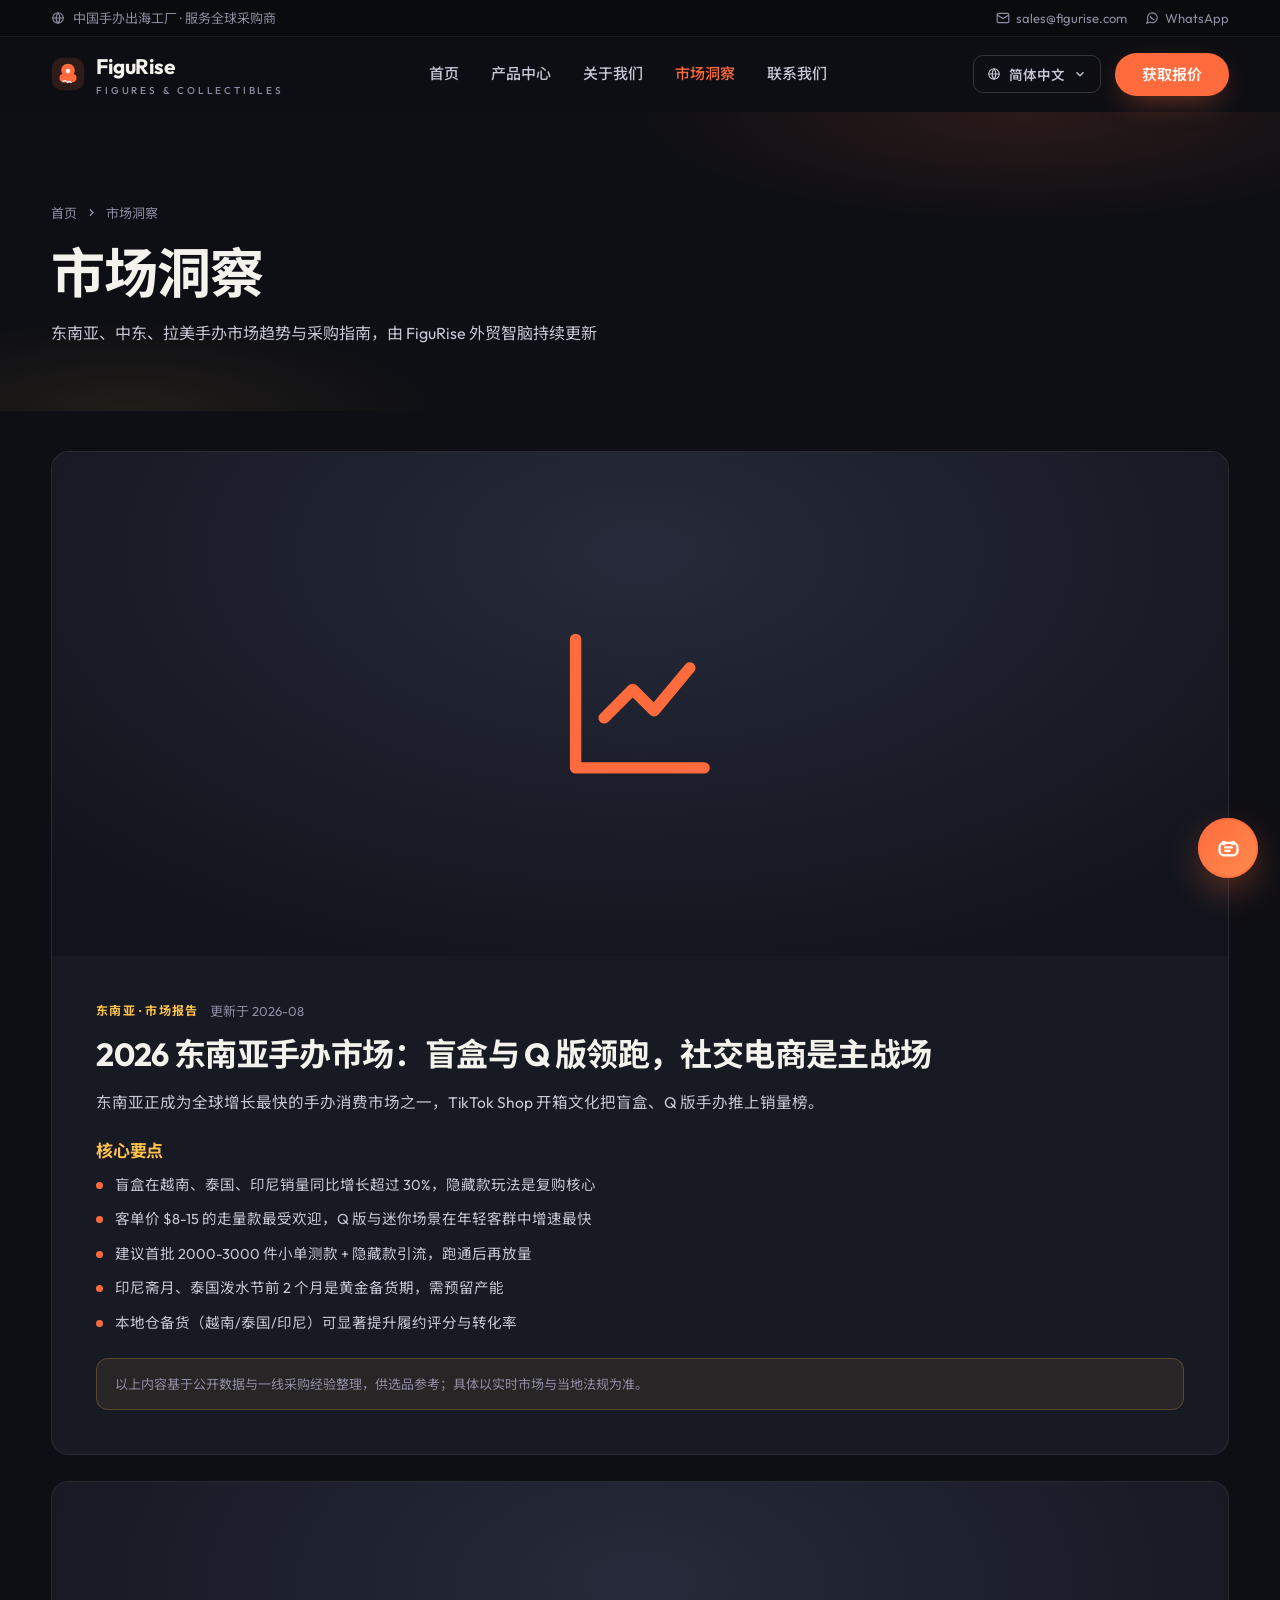
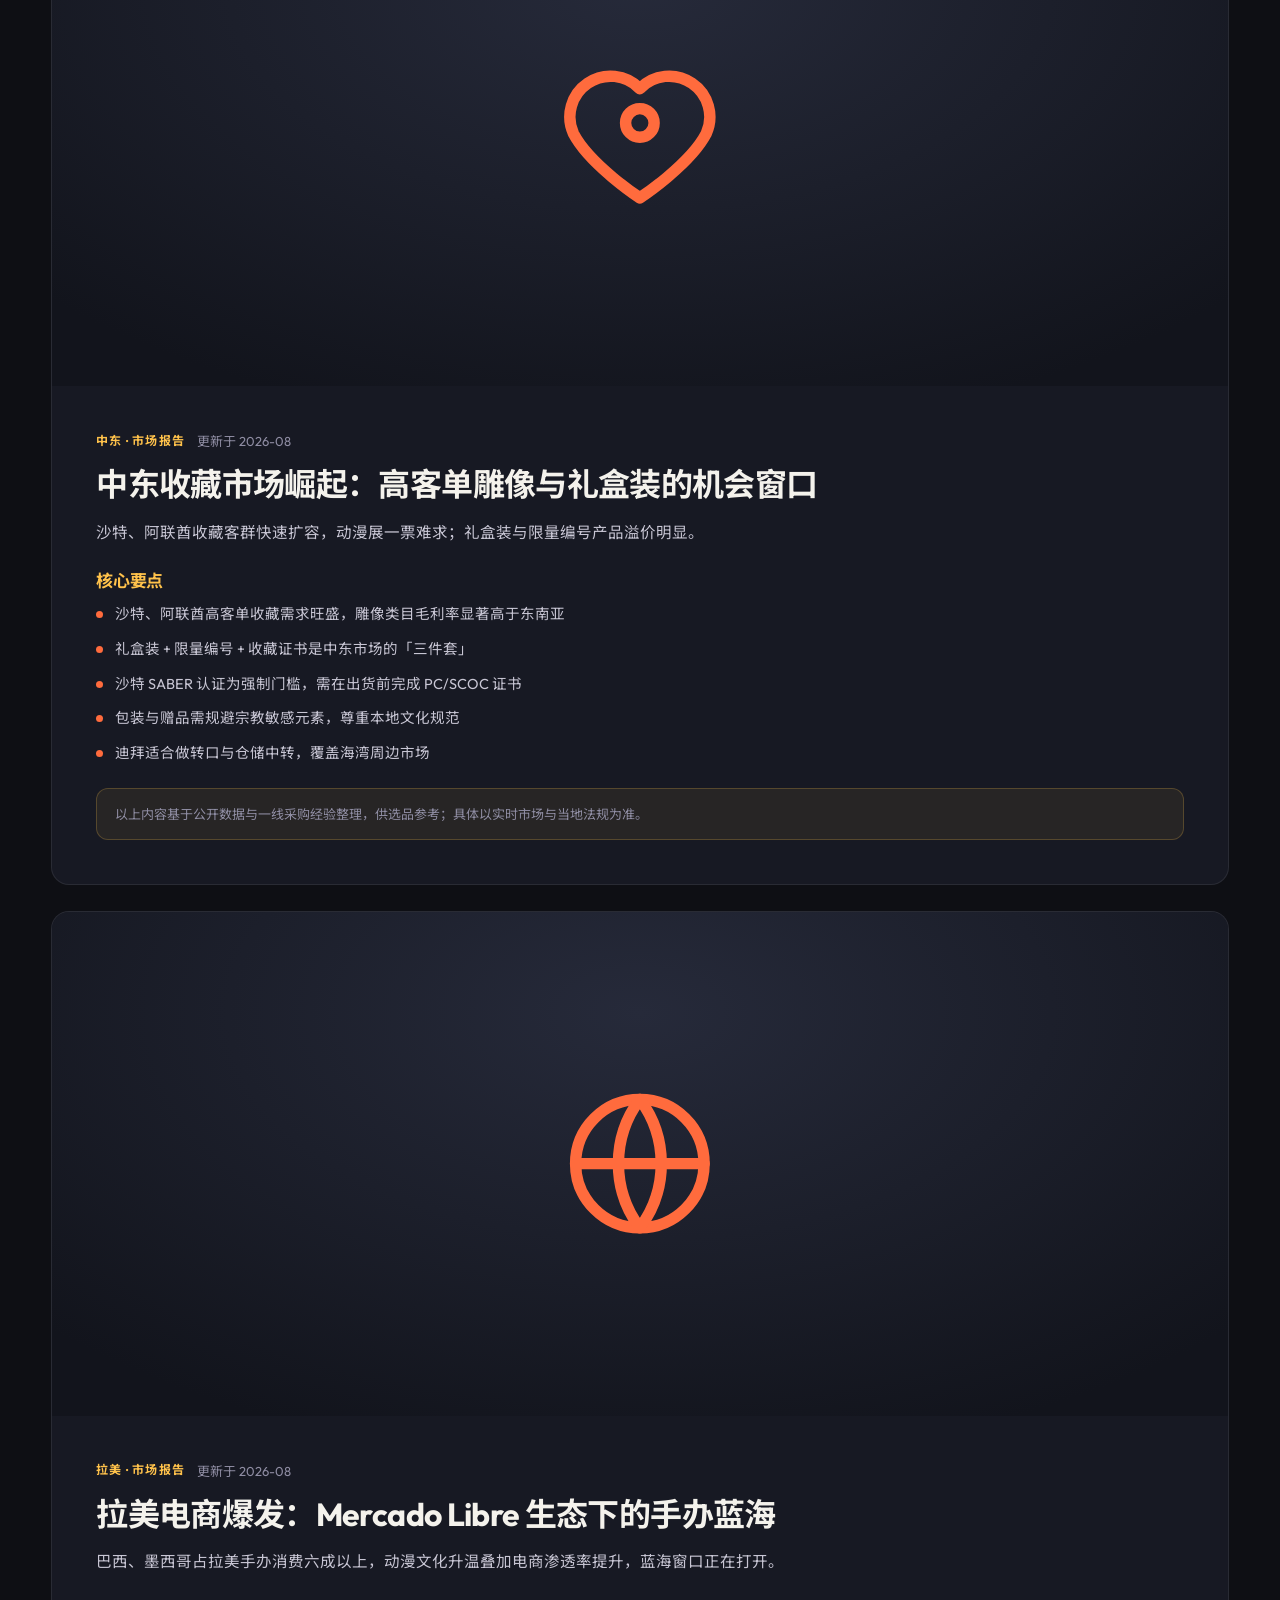
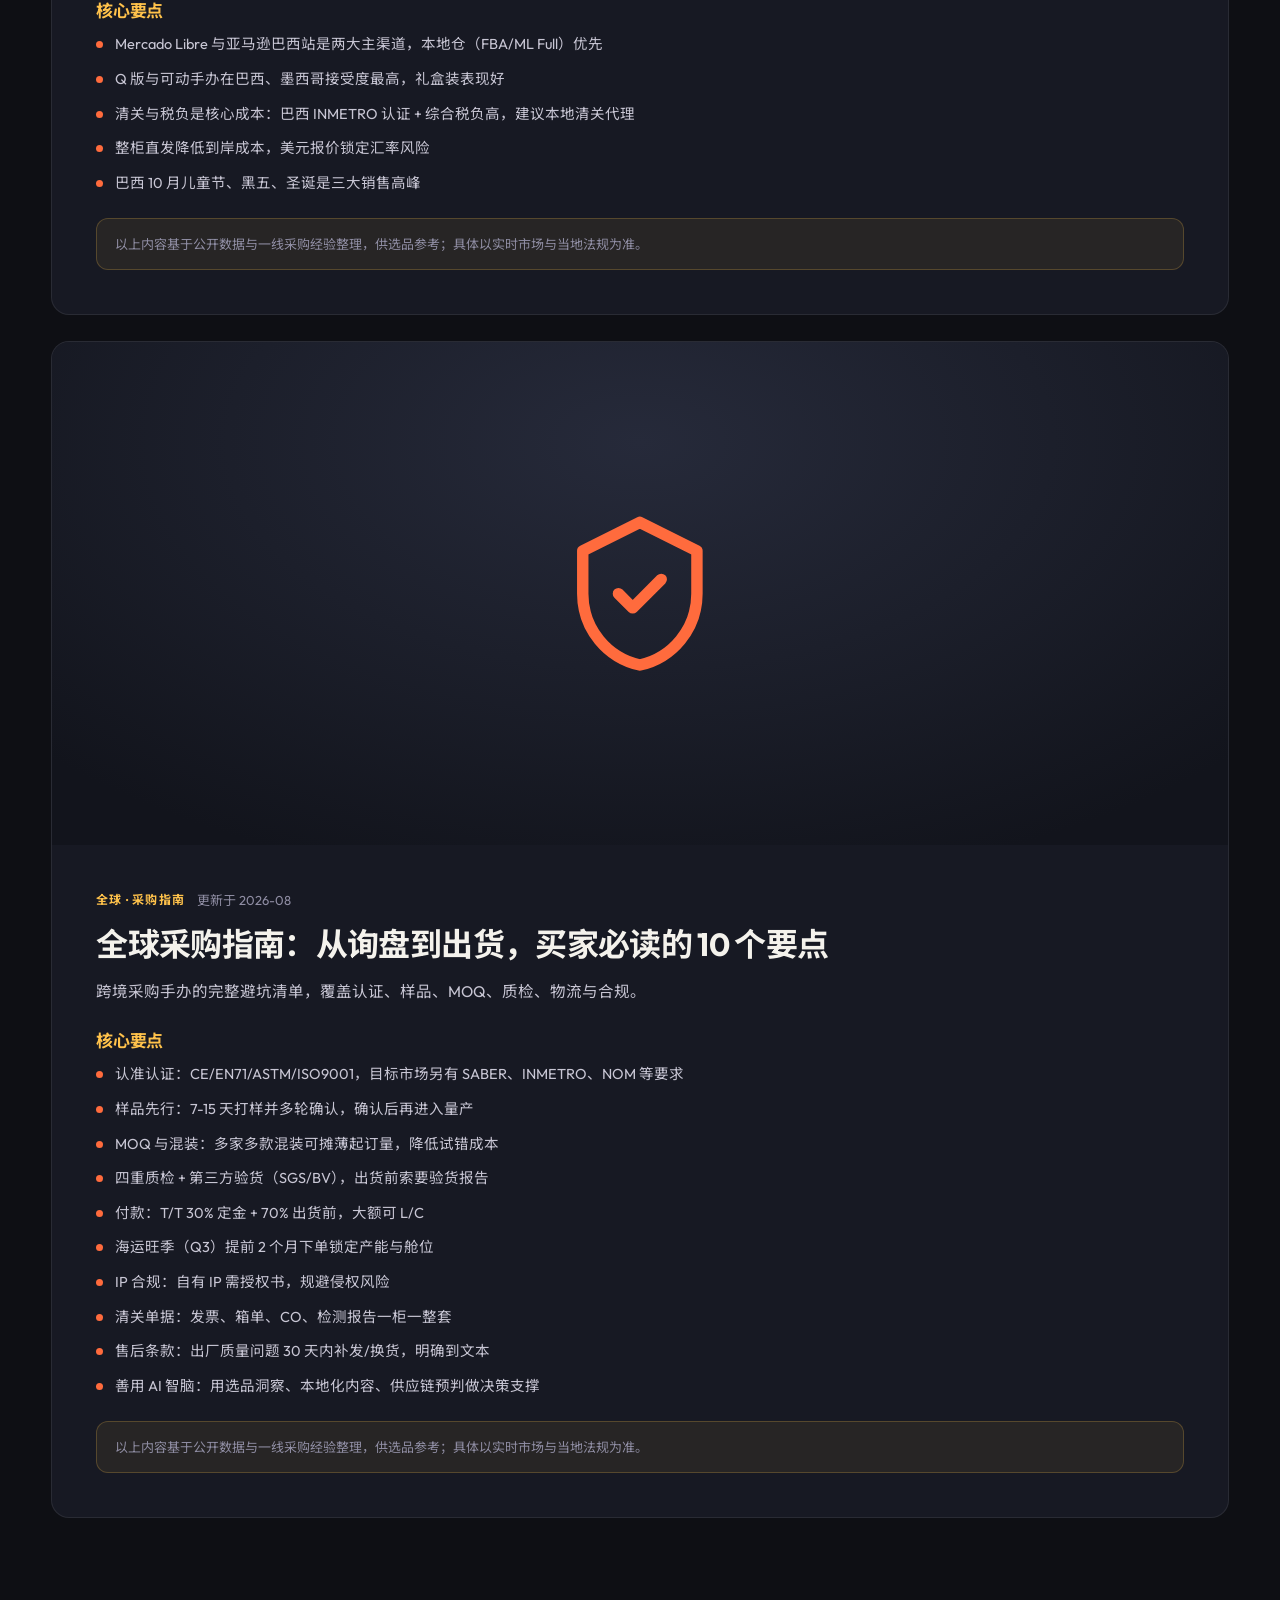
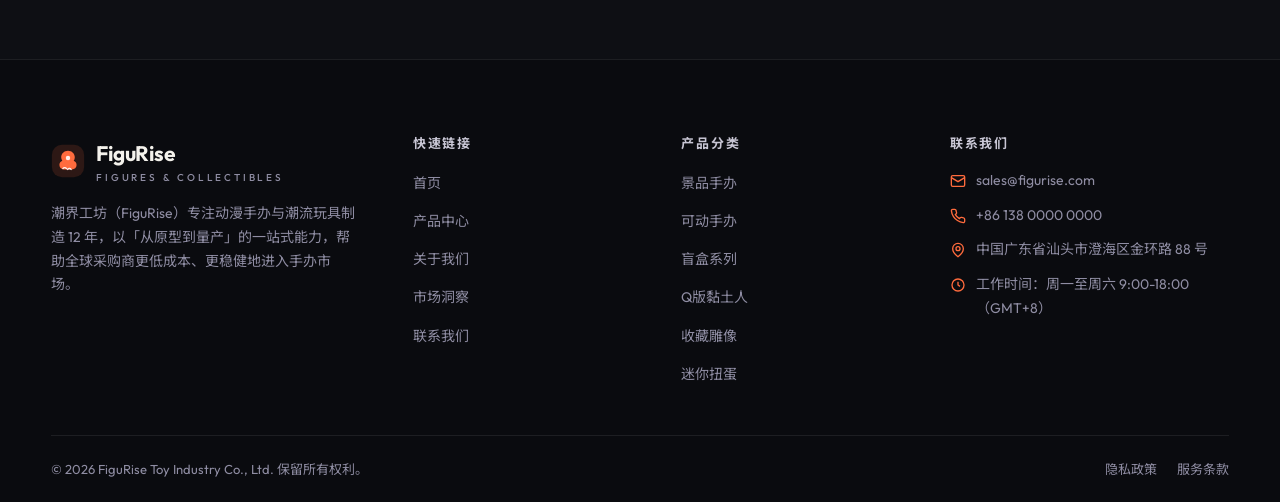
<file: insights.html>
<!DOCTYPE html>
<html lang="zh-CN">
<head>
<meta charset="UTF-8">
<meta name="viewport" content="width=device-width, initial-scale=1.0">
<title>市场洞察 | FiguRise 全球手办市场报告</title>
<meta name="description" content="东南亚、中东、拉美手办市场趋势、选品建议、本地化策略与供应链预判，帮助买家更精准、更稳健地走向全球。">
<link rel="preconnect" href="https://fonts.googleapis.com">
<link rel="preconnect" href="https://fonts.gstatic.com" crossorigin>
<link href="https://fonts.googleapis.com/css2?family=Outfit:wght@400;500;600;700;800&family=Noto+Sans+SC:wght@400;500;700&family=Noto+Kufi+Arabic:wght@400;600;700&display=swap" rel="stylesheet">
<link rel="stylesheet" href="css/style.css">
<link rel="stylesheet" href="css/rtl.css">
</head>
<body data-page="insights">

<div class="topbar">
  <div class="container">
    <div class="topbar-l">
      <svg viewBox="0 0 24 24" width="14" height="14" fill="none" stroke="currentColor" stroke-width="2"><circle cx="12" cy="12" r="9"/><path d="M3 12h18M12 3a15 15 0 0 1 0 18M12 3a15 15 0 0 0 0 18"/></svg>
      <span data-i18n="topbar.hint"></span>
    </div>
    <div class="topbar-r">
      <a class="hide-s" href="mailto:sales@figurise.com">
        <svg viewBox="0 0 24 24" fill="none" stroke="currentColor" stroke-width="2"><rect x="2" y="4" width="20" height="16" rx="2"/><path d="m2 7 10 6 10-6"/></svg>
        sales@figurise.com
      </a>
      <a href="https://wa.me/8613800000000" target="_blank" rel="noopener">
        <svg viewBox="0 0 24 24" fill="none" stroke="currentColor" stroke-width="2"><path d="M21 11.5a8.4 8.4 0 0 1-12.3 7.4L3 21l2.1-5.7A8.4 8.4 0 1 1 21 11.5Z"/><path d="M9 9.5c.5 2 2 3.5 4 4M9.5 8.2c-.2 1 .5 3 2 4.3 1.5 1.4 3.5 2.2 4.5 1.9"/></svg>
        WhatsApp
      </a>
    </div>
  </div>
</div>

<header class="site-nav">
  <div class="container nav-inner">
    <a class="logo" href="index.html">
      <span id="logo-mark"></span>
      <span>FiguRise<small>FIGURES &amp; COLLECTIBLES</small></span>
    </a>
    <nav class="nav-links" aria-label="main">
      <a href="index.html" data-i18n="nav.home"></a>
      <a href="products.html" data-i18n="nav.products"></a>
      <a href="about.html" data-i18n="nav.about"></a>
      <a href="insights.html" class="active" data-i18n="nav.insights"></a>
      <a href="contact.html" data-i18n="nav.contact"></a>
    </nav>
    <div class="nav-right">
      <div class="lang-switch">
        <button type="button" class="lang-btn" aria-haspopup="listbox" aria-expanded="false">
          <svg viewBox="0 0 24 24" fill="none" stroke="currentColor" stroke-width="2"><circle cx="12" cy="12" r="9"/><path d="M3 12h18M12 3a15 15 0 0 1 0 18M12 3a15 15 0 0 0 0 18"/></svg>
          <span class="lang-label">简体中文</span>
          <svg viewBox="0 0 24 24" fill="none" stroke="currentColor" stroke-width="2.2"><path d="m6 9 6 6 6-6"/></svg>
        </button>
        <div class="lang-menu" role="listbox"></div>
      </div>
      <a class="btn btn-primary nav-cta" href="contact.html" data-i18n="nav.quote"></a>
      <button type="button" class="nav-toggle" aria-label="Menu" aria-expanded="false">
        <svg viewBox="0 0 24 24" fill="none" stroke="currentColor" stroke-width="2"><path d="M4 7h16M4 12h16M4 17h16"/></svg>
      </button>
    </div>
  </div>
</header>

<main>
<section class="page-hero">
  <div class="container">
    <nav class="breadcrumb" aria-label="breadcrumb">
      <a href="index.html" data-i18n="nav.home"></a>
      <svg viewBox="0 0 24 24" fill="none" stroke="currentColor" stroke-width="2.4"><path d="m9 6 6 6-6 6"/></svg>
      <span data-i18n="nav.insights"></span>
    </nav>
    <h1 data-i18n="i.title"></h1>
    <p data-i18n="i.sub"></p>
  </div>
</section>

<section class="section section-dark" style="padding-top:40px">
  <div class="container" id="insights-mount"></div>
</section>
</main>

<footer class="site-footer">
  <div class="container">
    <div class="footer-grid">
      <div class="footer-brand">
        <a class="logo" href="index.html"><span id="logo-mark-2"></span><span>FiguRise<small>FIGURES &amp; COLLECTIBLES</small></span></a>
        <p data-i18n="footer.aboutText"></p>
      </div>
      <div class="footer-col">
        <h4 data-i18n="footer.linksTitle"></h4>
        <ul>
          <li><a href="index.html" data-i18n="nav.home"></a></li>
          <li><a href="products.html" data-i18n="nav.products"></a></li>
          <li><a href="about.html" data-i18n="nav.about"></a></li>
          <li><a href="insights.html" data-i18n="nav.insights"></a></li>
          <li><a href="contact.html" data-i18n="nav.contact"></a></li>
        </ul>
      </div>
      <div class="footer-col">
        <h4 data-i18n="footer.catsTitle"></h4>
        <ul id="footer-cats"></ul>
      </div>
      <div class="footer-col">
        <h4 data-i18n="footer.contactTitle"></h4>
        <ul class="footer-contact">
          <li><svg viewBox="0 0 24 24" fill="none" stroke="currentColor" stroke-width="2"><rect x="2" y="4" width="20" height="16" rx="2"/><path d="m2 7 10 6 10-6"/></svg><a id="footer-email" href="mailto:sales@figurise.com">sales@figurise.com</a></li>
          <li><svg viewBox="0 0 24 24" fill="none" stroke="currentColor" stroke-width="2"><path d="M22 16.9v3a2 2 0 0 1-2.2 2 19.8 19.8 0 0 1-8.6-3.1 19.5 19.5 0 0 1-6-6A19.8 19.8 0 0 1 2.1 4.2 2 2 0 0 1 4.1 2h3a2 2 0 0 1 2 1.7c.1 1 .4 2 .7 2.9a2 2 0 0 1-.5 2.1L8 10a16 16 0 0 0 6 6l1.3-1.3a2 2 0 0 1 2.1-.5c.9.3 1.9.6 2.9.7a2 2 0 0 1 1.7 2Z"/></svg><span id="footer-wa">+86 138 0000 0000</span></li>
          <li><svg viewBox="0 0 24 24" fill="none" stroke="currentColor" stroke-width="2"><path d="M20 10c0 6-8 12-8 12s-8-6-8-12a8 8 0 0 1 16 0Z"/><circle cx="12" cy="10" r="3"/></svg><span id="footer-addr"></span></li>
          <li><svg viewBox="0 0 24 24" fill="none" stroke="currentColor" stroke-width="2"><circle cx="12" cy="12" r="9"/><path d="M12 7v5l3 2"/></svg><span data-i18n="c.hours"></span></li>
        </ul>
      </div>
    </div>
    <div class="footer-bottom">
      <span>© <span data-year>2026</span> FiguRise Toy Industry Co., Ltd. <span data-i18n="footer.rights"></span></span>
      <div class="legal">
        <a href="#" data-i18n="footer.privacy"></a>
        <a href="#" data-i18n="footer.terms"></a>
      </div>
    </div>
  </div>
</footer>

<!-- ===== FiguBot 外贸智脑 ===== -->
<button type="button" class="bot-fab" aria-label="FiguBot" aria-expanded="false">
  <span class="ping"></span>
  <svg viewBox="0 0 24 24" fill="none" stroke="currentColor" stroke-width="2" stroke-linecap="round" stroke-linejoin="round"><rect x="4" y="7" width="16" height="11" rx="4"/><path d="M9 11h6M9 14h4"/><circle cx="8" cy="7" r="2" fill="currentColor" stroke="none"/><circle cx="16" cy="7" r="2" fill="currentColor" stroke="none"/></svg>
</button>
<div class="bot-panel" role="dialog" aria-label="FiguBot">
  <div class="bot-header">
    <span class="bot-avatar"><svg viewBox="0 0 24 24" fill="none" stroke="currentColor" stroke-width="2" stroke-linecap="round" stroke-linejoin="round"><rect x="4" y="7" width="16" height="11" rx="4"/><path d="M9 11h6M9 14h4"/><circle cx="8" cy="7" r="2" fill="currentColor" stroke="none"/><circle cx="16" cy="7" r="2" fill="currentColor" stroke="none"/></svg></span>
    <div><b data-i18n="bot.title"></b><span data-i18n="bot.status"></span></div>
    <button type="button" class="bot-close" aria-label="Close">
      <svg viewBox="0 0 24 24" fill="none" stroke="currentColor" stroke-width="2.2" stroke-linecap="round"><path d="M6 6l12 12M18 6 6 18"/></svg>
    </button>
  </div>
  <div class="bot-chat" aria-live="polite"></div>
  <div class="bot-input">
    <input type="text" data-i18n-ph="bot.placeholder" autocomplete="off">
    <button type="button" class="bot-send" aria-label="Send">
      <svg viewBox="0 0 24 24" fill="none" stroke="currentColor" stroke-width="2" stroke-linecap="round" stroke-linejoin="round"><path d="m3 3 18 9-18 9 4.5-9Z"/><path d="M7.5 12H21"/></svg>
    </button>
  </div>
</div>

<script src="js/config.js"></script>
<script src="js/i18n.js"></script>
<script src="js/lang-en.js"></script>
<script src="js/lang-other.js"></script>
<script src="js/bot-kb.js"></script>
<script src="js/bot.js"></script>
<script src="js/main.js"></script>
<script src="js/products.js"></script>
<script src="js/insights.js"></script>
</body>
</html>
</file>
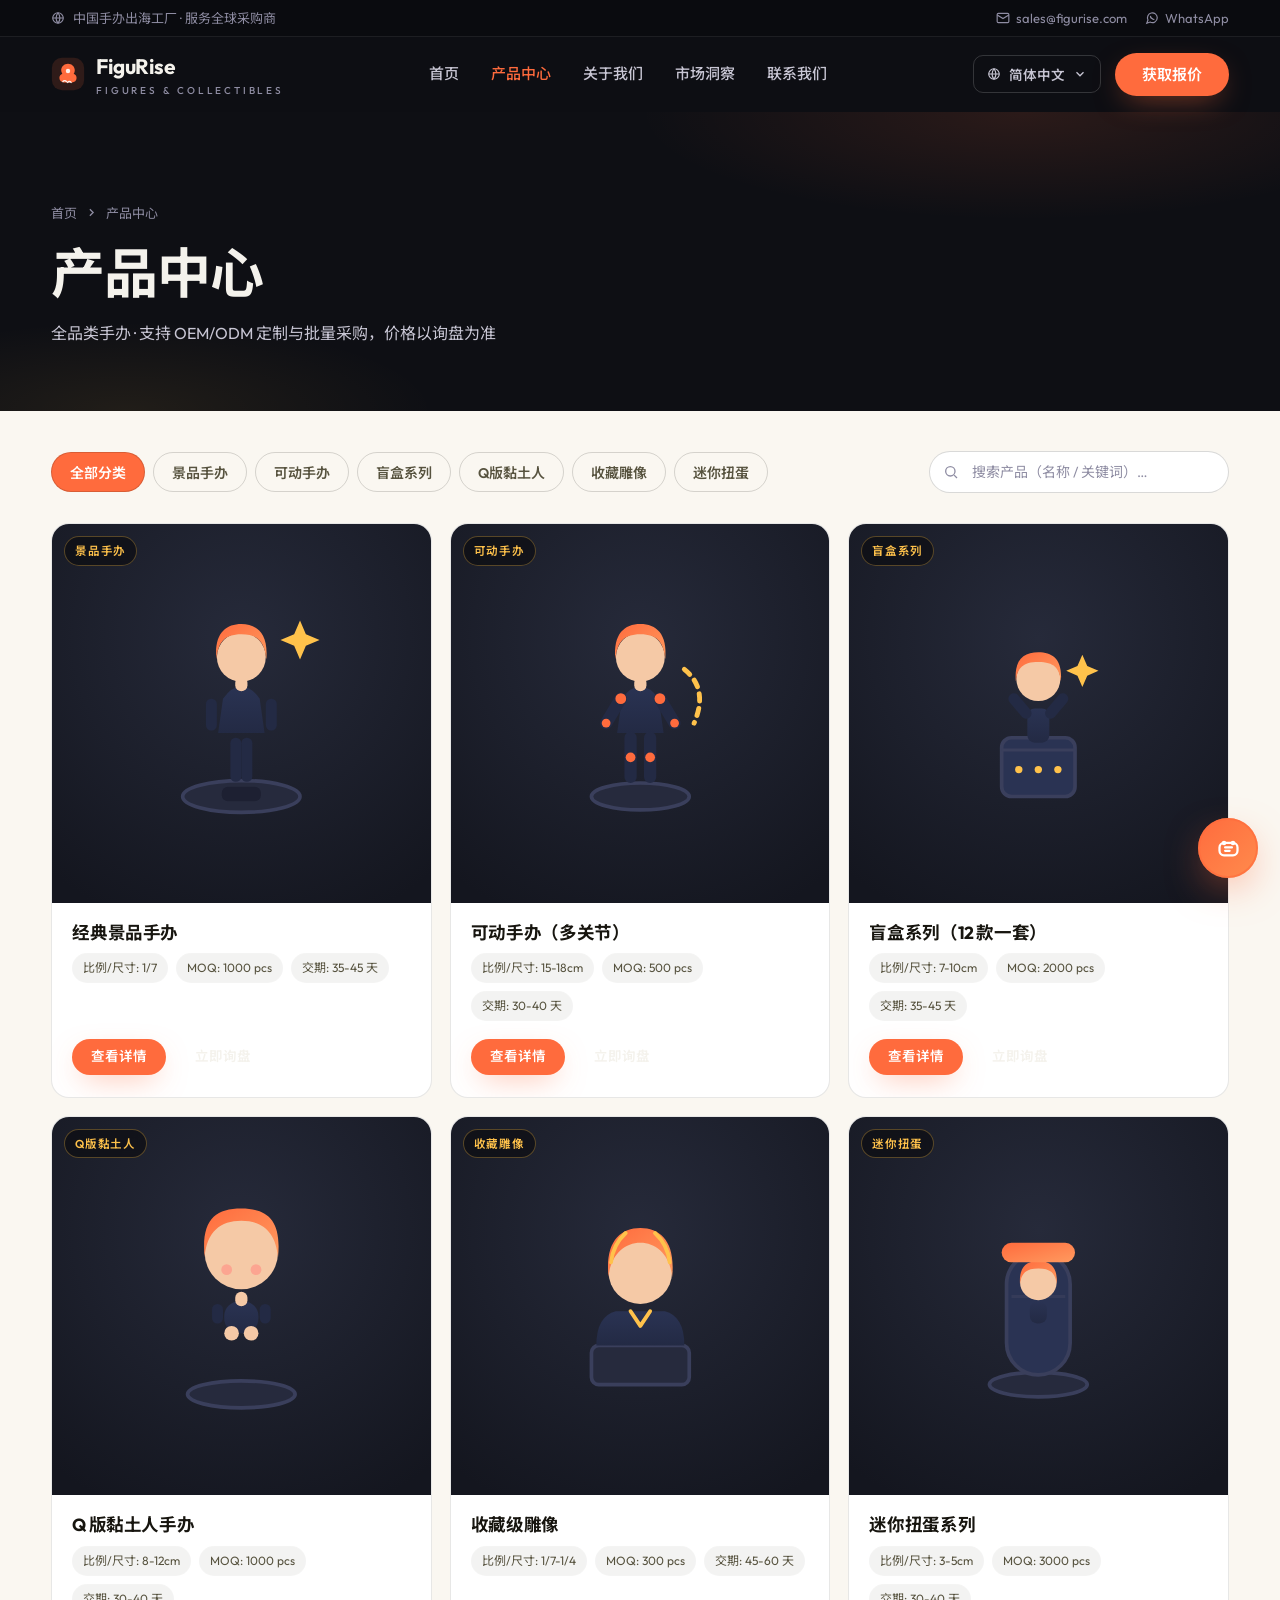
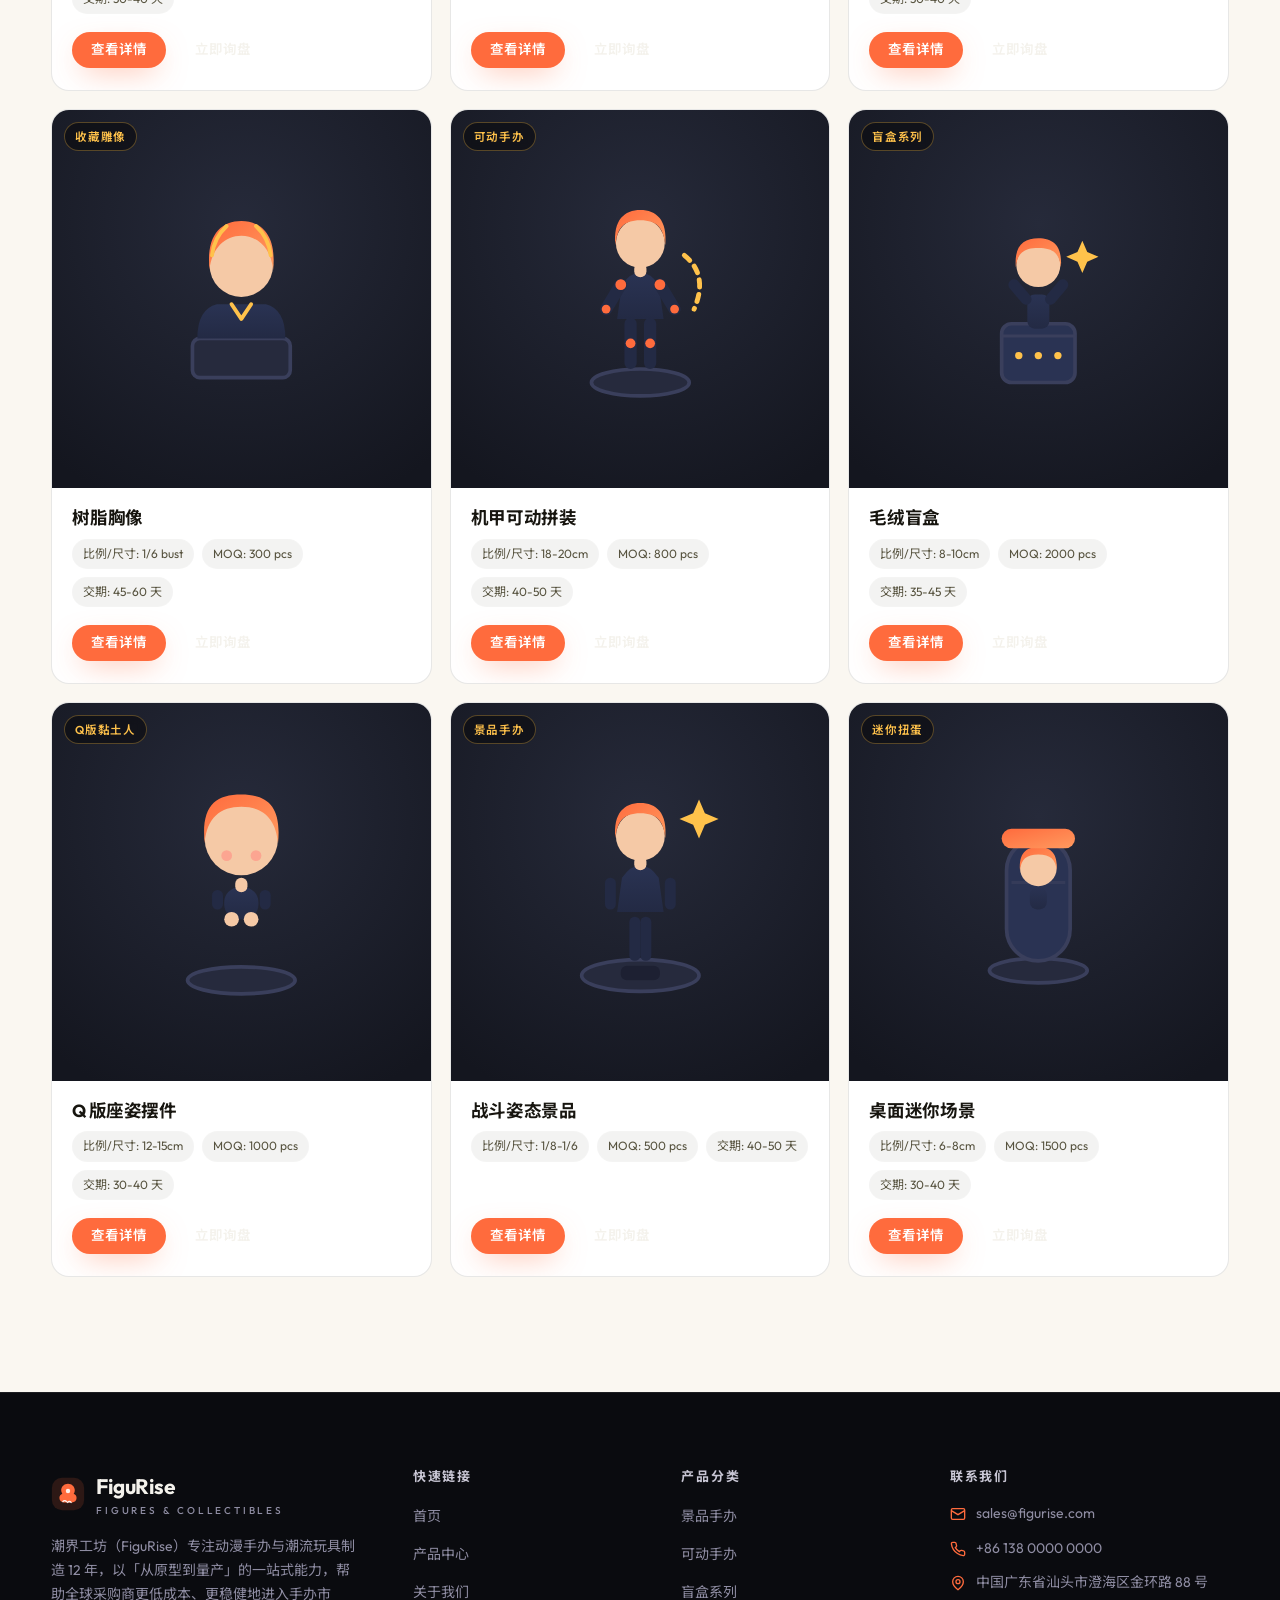
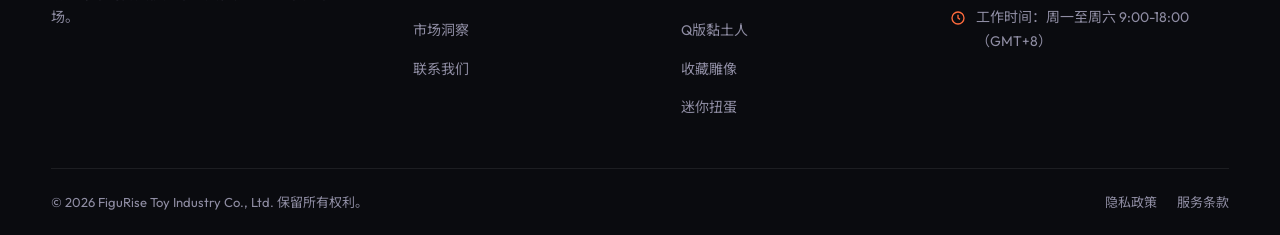
<file: products.html>
<!DOCTYPE html>
<html lang="zh-CN">
<head>
<meta charset="UTF-8">
<meta name="viewport" content="width=device-width, initial-scale=1.0">
<title>产品中心 | FiguRise 手办工厂</title>
<meta name="description" content="浏览 FiguRise 全品类手办产品：景品手办、可动手办、盲盒、Q版黏土人、收藏雕像、迷你扭蛋。支持 OEM/ODM 定制与批量采购。">
<link rel="preconnect" href="https://fonts.googleapis.com">
<link rel="preconnect" href="https://fonts.gstatic.com" crossorigin>
<link href="https://fonts.googleapis.com/css2?family=Outfit:wght@400;500;600;700;800&family=Noto+Sans+SC:wght@400;500;700&family=Noto+Kufi+Arabic:wght@400;600;700&display=swap" rel="stylesheet">
<link rel="stylesheet" href="css/style.css">
<link rel="stylesheet" href="css/rtl.css">
</head>
<body data-page="products">

<div class="topbar">
  <div class="container">
    <div class="topbar-l">
      <svg viewBox="0 0 24 24" width="14" height="14" fill="none" stroke="currentColor" stroke-width="2"><circle cx="12" cy="12" r="9"/><path d="M3 12h18M12 3a15 15 0 0 1 0 18M12 3a15 15 0 0 0 0 18"/></svg>
      <span data-i18n="topbar.hint"></span>
    </div>
    <div class="topbar-r">
      <a class="hide-s" href="mailto:sales@figurise.com">
        <svg viewBox="0 0 24 24" fill="none" stroke="currentColor" stroke-width="2"><rect x="2" y="4" width="20" height="16" rx="2"/><path d="m2 7 10 6 10-6"/></svg>
        sales@figurise.com
      </a>
      <a href="https://wa.me/8613800000000" target="_blank" rel="noopener">
        <svg viewBox="0 0 24 24" fill="none" stroke="currentColor" stroke-width="2"><path d="M21 11.5a8.4 8.4 0 0 1-12.3 7.4L3 21l2.1-5.7A8.4 8.4 0 1 1 21 11.5Z"/><path d="M9 9.5c.5 2 2 3.5 4 4M9.5 8.2c-.2 1 .5 3 2 4.3 1.5 1.4 3.5 2.2 4.5 1.9"/></svg>
        WhatsApp
      </a>
    </div>
  </div>
</div>

<header class="site-nav">
  <div class="container nav-inner">
    <a class="logo" href="index.html">
      <span id="logo-mark"></span>
      <span>FiguRise<small>FIGURES &amp; COLLECTIBLES</small></span>
    </a>
    <nav class="nav-links" aria-label="main">
      <a href="index.html" data-i18n="nav.home"></a>
      <a href="products.html" class="active" data-i18n="nav.products"></a>
      <a href="about.html" data-i18n="nav.about"></a>
      <a href="insights.html" data-i18n="nav.insights"></a>
      <a href="contact.html" data-i18n="nav.contact"></a>
    </nav>
    <div class="nav-right">
      <div class="lang-switch">
        <button type="button" class="lang-btn" aria-haspopup="listbox" aria-expanded="false">
          <svg viewBox="0 0 24 24" fill="none" stroke="currentColor" stroke-width="2"><circle cx="12" cy="12" r="9"/><path d="M3 12h18M12 3a15 15 0 0 1 0 18M12 3a15 15 0 0 0 0 18"/></svg>
          <span class="lang-label">简体中文</span>
          <svg viewBox="0 0 24 24" fill="none" stroke="currentColor" stroke-width="2.2"><path d="m6 9 6 6 6-6"/></svg>
        </button>
        <div class="lang-menu" role="listbox"></div>
      </div>
      <a class="btn btn-primary nav-cta" href="contact.html" data-i18n="nav.quote"></a>
      <button type="button" class="nav-toggle" aria-label="Menu" aria-expanded="false">
        <svg viewBox="0 0 24 24" fill="none" stroke="currentColor" stroke-width="2"><path d="M4 7h16M4 12h16M4 17h16"/></svg>
      </button>
    </div>
  </div>
</header>

<main>
<section class="page-hero">
  <div class="container">
    <nav class="breadcrumb" aria-label="breadcrumb">
      <a href="index.html" data-i18n="nav.home"></a>
      <svg viewBox="0 0 24 24" fill="none" stroke="currentColor" stroke-width="2.4"><path d="m9 6 6 6-6 6"/></svg>
      <span data-i18n="nav.products"></span>
    </nav>
    <h1 data-i18n="p.title"></h1>
    <p data-i18n="p.sub"></p>
  </div>
</section>

<section class="section section-light" style="padding-top:40px">
  <div class="container">
    <div class="filter-bar">
      <div class="chip-group" id="filter-chips"></div>
      <div class="search-box">
        <svg viewBox="0 0 24 24" fill="none" stroke="currentColor" stroke-width="2"><circle cx="11" cy="11" r="7"/><path d="m21 21-4.3-4.3"/></svg>
        <input type="text" id="product-search" data-i18n-ph="p.search">
      </div>
    </div>
    <div class="product-grid" id="product-mount"></div>
  </div>
</section>
</main>

<footer class="site-footer">
  <div class="container">
    <div class="footer-grid">
      <div class="footer-brand">
        <a class="logo" href="index.html"><span id="logo-mark-2"></span><span>FiguRise<small>FIGURES &amp; COLLECTIBLES</small></span></a>
        <p data-i18n="footer.aboutText"></p>
      </div>
      <div class="footer-col">
        <h4 data-i18n="footer.linksTitle"></h4>
        <ul>
          <li><a href="index.html" data-i18n="nav.home"></a></li>
          <li><a href="products.html" data-i18n="nav.products"></a></li>
          <li><a href="about.html" data-i18n="nav.about"></a></li>
          <li><a href="insights.html" data-i18n="nav.insights"></a></li>
          <li><a href="contact.html" data-i18n="nav.contact"></a></li>
        </ul>
      </div>
      <div class="footer-col">
        <h4 data-i18n="footer.catsTitle"></h4>
        <ul id="footer-cats"></ul>
      </div>
      <div class="footer-col">
        <h4 data-i18n="footer.contactTitle"></h4>
        <ul class="footer-contact">
          <li><svg viewBox="0 0 24 24" fill="none" stroke="currentColor" stroke-width="2"><rect x="2" y="4" width="20" height="16" rx="2"/><path d="m2 7 10 6 10-6"/></svg><a id="footer-email" href="mailto:sales@figurise.com">sales@figurise.com</a></li>
          <li><svg viewBox="0 0 24 24" fill="none" stroke="currentColor" stroke-width="2"><path d="M22 16.9v3a2 2 0 0 1-2.2 2 19.8 19.8 0 0 1-8.6-3.1 19.5 19.5 0 0 1-6-6A19.8 19.8 0 0 1 2.1 4.2 2 2 0 0 1 4.1 2h3a2 2 0 0 1 2 1.7c.1 1 .4 2 .7 2.9a2 2 0 0 1-.5 2.1L8 10a16 16 0 0 0 6 6l1.3-1.3a2 2 0 0 1 2.1-.5c.9.3 1.9.6 2.9.7a2 2 0 0 1 1.7 2Z"/></svg><span id="footer-wa">+86 138 0000 0000</span></li>
          <li><svg viewBox="0 0 24 24" fill="none" stroke="currentColor" stroke-width="2"><path d="M20 10c0 6-8 12-8 12s-8-6-8-12a8 8 0 0 1 16 0Z"/><circle cx="12" cy="10" r="3"/></svg><span id="footer-addr"></span></li>
          <li><svg viewBox="0 0 24 24" fill="none" stroke="currentColor" stroke-width="2"><circle cx="12" cy="12" r="9"/><path d="M12 7v5l3 2"/></svg><span data-i18n="c.hours"></span></li>
        </ul>
      </div>
    </div>
    <div class="footer-bottom">
      <span>© <span data-year>2026</span> FiguRise Toy Industry Co., Ltd. <span data-i18n="footer.rights"></span></span>
      <div class="legal">
        <a href="#" data-i18n="footer.privacy"></a>
        <a href="#" data-i18n="footer.terms"></a>
      </div>
    </div>
  </div>
</footer>

<!-- ===== 产品详情弹窗 ===== -->
<div class="modal-backdrop" id="product-modal" role="dialog" aria-modal="true">
  <div class="modal" style="position:relative">
    <button type="button" class="modal-close" data-close-modal aria-label="Close">
      <svg viewBox="0 0 24 24" fill="none" stroke="currentColor" stroke-width="2.2" stroke-linecap="round"><path d="M6 6l12 12M18 6 6 18"/></svg>
    </button>
    <div class="modal-grid" id="modal-body"></div>
  </div>
</div>

<!-- ===== FiguBot 外贸智脑 ===== -->
<button type="button" class="bot-fab" aria-label="FiguBot" aria-expanded="false">
  <span class="ping"></span>
  <svg viewBox="0 0 24 24" fill="none" stroke="currentColor" stroke-width="2" stroke-linecap="round" stroke-linejoin="round"><rect x="4" y="7" width="16" height="11" rx="4"/><path d="M9 11h6M9 14h4"/><circle cx="8" cy="7" r="2" fill="currentColor" stroke="none"/><circle cx="16" cy="7" r="2" fill="currentColor" stroke="none"/></svg>
</button>
<div class="bot-panel" role="dialog" aria-label="FiguBot">
  <div class="bot-header">
    <span class="bot-avatar"><svg viewBox="0 0 24 24" fill="none" stroke="currentColor" stroke-width="2" stroke-linecap="round" stroke-linejoin="round"><rect x="4" y="7" width="16" height="11" rx="4"/><path d="M9 11h6M9 14h4"/><circle cx="8" cy="7" r="2" fill="currentColor" stroke="none"/><circle cx="16" cy="7" r="2" fill="currentColor" stroke="none"/></svg></span>
    <div><b data-i18n="bot.title"></b><span data-i18n="bot.status"></span></div>
    <button type="button" class="bot-close" aria-label="Close">
      <svg viewBox="0 0 24 24" fill="none" stroke="currentColor" stroke-width="2.2" stroke-linecap="round"><path d="M6 6l12 12M18 6 6 18"/></svg>
    </button>
  </div>
  <div class="bot-chat" aria-live="polite"></div>
  <div class="bot-input">
    <input type="text" data-i18n-ph="bot.placeholder" autocomplete="off">
    <button type="button" class="bot-send" aria-label="Send">
      <svg viewBox="0 0 24 24" fill="none" stroke="currentColor" stroke-width="2" stroke-linecap="round" stroke-linejoin="round"><path d="m3 3 18 9-18 9 4.5-9Z"/><path d="M7.5 12H21"/></svg>
    </button>
  </div>
</div>

<!-- ===== 品类符号库 ===== -->
<svg width="0" height="0" style="position:absolute" aria-hidden="true">
  <defs>
    <linearGradient id="fgVerm" x1="0" y1="0" x2="1" y2="1"><stop offset="0" stop-color="#ff6b3d"/><stop offset="1" stop-color="#ff9a5f"/></linearGradient>
    <linearGradient id="fgAmber" x1="0" y1="0" x2="1" y2="1"><stop offset="0" stop-color="#ffc24b"/><stop offset="1" stop-color="#ffe08a"/></linearGradient>
    <linearGradient id="fgOutfit" x1="0" y1="0" x2="0" y2="1"><stop offset="0" stop-color="#2a3353"/><stop offset="1" stop-color="#232a44"/></linearGradient>
  </defs>
  <symbol id="fig-prize" viewBox="0 0 96 96">
    <ellipse cx="48" cy="82" rx="24" ry="6.5" fill="#262a3d" stroke="#3a3f5c" stroke-width="1.5"/>
    <rect x="40" y="78" width="16" height="6" rx="2.5" fill="#1d2032"/>
    <rect x="43.5" y="58" width="4.5" height="18" rx="2.2" fill="#232a44"/><rect x="48" y="58" width="4.5" height="18" rx="2.2" fill="#232a44"/>
    <path d="M38.5 56 L57.5 56 L55.5 42 Q52 37 48 37 Q44 37 40.5 42 Z" fill="url(#fgOutfit)"/>
    <rect x="33.5" y="42" width="4.5" height="13" rx="2.2" fill="#232a44"/><rect x="58" y="42" width="4.5" height="13" rx="2.2" fill="#232a44"/>
    <rect x="45.5" y="33" width="5" height="6" rx="2.5" fill="#f5c9a6"/>
    <circle cx="48" cy="25" r="10" fill="#f5c9a6"/>
    <path d="M37.8 26 C36.8 15.5 41.5 11.5 48 11.5 C54.5 11.5 59.2 15.5 58.2 26 C57.6 19 55 15.6 48 15.6 C41 15.6 38.4 19 37.8 26 Z" fill="url(#fgVerm)"/>
    <path d="M72 10 l2.4 5.6 5.6 2.4 -5.6 2.4 -2.4 5.6 -2.4 -5.6 -5.6 -2.4 5.6 -2.4 Z" fill="#ffc24b"/>
  </symbol>
  <symbol id="fig-articulated" viewBox="0 0 96 96">
    <ellipse cx="48" cy="82" rx="20" ry="5.5" fill="#262a3d" stroke="#3a3f5c" stroke-width="1.5"/>
    <path d="M44 58 L44 74 M52 58 L52 74" stroke="#232a44" stroke-width="5" stroke-linecap="round"/>
    <circle cx="44" cy="66" r="2" fill="#ff6b3d"/><circle cx="52" cy="66" r="2" fill="#ff6b3d"/>
    <path d="M38.5 56 L57.5 56 L55.5 42 Q52 37 48 37 Q44 37 40.5 42 Z" fill="url(#fgOutfit)"/>
    <path d="M40 42 L34 52 M56 42 L62 52" stroke="#232a44" stroke-width="5" stroke-linecap="round"/>
    <circle cx="40" cy="42" r="2.2" fill="#ff6b3d"/><circle cx="56" cy="42" r="2.2" fill="#ff6b3d"/>
    <circle cx="34" cy="52" r="1.8" fill="#ff6b3d"/><circle cx="62" cy="52" r="1.8" fill="#ff6b3d"/>
    <rect x="45.5" y="33" width="5" height="6" rx="2.5" fill="#f5c9a6"/>
    <circle cx="48" cy="25" r="10" fill="#f5c9a6"/>
    <path d="M37.8 26 C36.8 15.5 41.5 11.5 48 11.5 C54.5 11.5 59.2 15.5 58.2 26 C57.6 19 55 15.6 48 15.6 C41 15.6 38.4 19 37.8 26 Z" fill="url(#fgVerm)"/>
    <path d="M66 30 Q76 38 70 52" stroke="#ffc24b" stroke-width="2" stroke-linecap="round" fill="none" stroke-dasharray="3 3"/>
  </symbol>
  <symbol id="fig-blindbox" viewBox="0 0 96 96">
    <rect x="33" y="58" width="30" height="24" rx="4" fill="#2a3353" stroke="#3a3f5c" stroke-width="1.5"/>
    <path d="M33 63 H63" stroke="#3a3f5c" stroke-width="1.2"/>
    <circle cx="40" cy="71" r="1.5" fill="#ffc24b"/><circle cx="48" cy="71" r="1.5" fill="#ffc24b"/><circle cx="56" cy="71" r="1.5" fill="#ffc24b"/>
    <rect x="43.5" y="46" width="9" height="14" rx="3" fill="url(#fgOutfit)"/>
    <path d="M43 48 L38 42 M53 48 L58 42" stroke="#232a44" stroke-width="4.5" stroke-linecap="round"/>
    <circle cx="48" cy="34" r="9" fill="#f5c9a6"/>
    <path d="M38.8 35 C38 26 42 23 48 23 C54 23 58 26 57.2 35 C56.6 29.5 54.5 27 48 27 C41.5 27 39.4 29.5 38.8 35 Z" fill="url(#fgVerm)"/>
    <path d="M66 24 l2 4.6 4.6 2 -4.6 2 -2 4.6 -2 -4.6 -4.6 -2 4.6 -2 Z" fill="#ffc24b"/>
  </symbol>
  <symbol id="fig-chibi" viewBox="0 0 96 96">
    <ellipse cx="48" cy="84" rx="22" ry="5.5" fill="#262a3d" stroke="#3a3f5c" stroke-width="1.5"/>
    <rect x="41" y="46" width="14" height="13" rx="6" fill="url(#fgOutfit)"/>
    <rect x="36" y="47" width="4.5" height="8" rx="2.2" fill="#232a44"/><rect x="55.5" y="47" width="4.5" height="8" rx="2.2" fill="#232a44"/>
    <circle cx="44" cy="59" r="3" fill="#f5c9a6"/><circle cx="52" cy="59" r="3" fill="#f5c9a6"/>
    <rect x="45.5" y="42" width="5" height="6" rx="2.5" fill="#f5c9a6"/>
    <circle cx="48" cy="26" r="15" fill="#f5c9a6"/>
    <path d="M33 28 C31.5 13 37 8 48 8 C59 8 64.5 13 63 28 C62.2 17.5 56.5 13 48 13 C39.5 13 33.8 17.5 33 28 Z" fill="url(#fgVerm)"/>
    <circle cx="42" cy="33" r="2.2" fill="#ff9a8a" opacity="0.75"/><circle cx="54" cy="33" r="2.2" fill="#ff9a8a" opacity="0.75"/>
  </symbol>
  <symbol id="fig-statue" viewBox="0 0 96 96">
    <rect x="28" y="64" width="40" height="16" rx="3" fill="#262a3d" stroke="#3a3f5c" stroke-width="1.5"/>
    <path d="M34 64 V60 M62 64 V60" stroke="#3a3f5c" stroke-width="1.4"/>
    <path d="M30 64 Q30 52 38 50 L58 50 Q66 52 66 64 Z" fill="url(#fgOutfit)"/>
    <path d="M44 50 L48 56 L52 50" stroke="#ffc24b" stroke-width="1.6" fill="none" stroke-linecap="round" stroke-linejoin="round"/>
    <circle cx="48" cy="34" r="13" fill="#f5c9a6"/>
    <path d="M35 36 C33.5 22 39.5 16 48 16 C56.5 16 62.5 22 61 36 C60.2 27 54.5 22 48 22 C41.5 22 35.8 27 35 36 Z" fill="url(#fgVerm)"/>
    <path d="M36 30 A 19 19 0 0 1 42 18" stroke="#ffc24b" stroke-width="1.6" fill="none" stroke-linecap="round"/>
    <path d="M60 30 A 19 19 0 0 0 54 18" stroke="#ffc24b" stroke-width="1.6" fill="none" stroke-linecap="round"/>
  </symbol>
  <symbol id="fig-mini" viewBox="0 0 96 96">
    <ellipse cx="48" cy="80" rx="20" ry="5" fill="#262a3d" stroke="#3a3f5c" stroke-width="1.5"/>
    <rect x="35" y="26" width="26" height="50" rx="13" fill="#2a3353" stroke="#3a3f5c" stroke-width="1.5"/>
    <path d="M37 44 H59" stroke="#3a3f5c" stroke-width="1.2" opacity="0.7"/>
    <rect x="44.5" y="46" width="7" height="9" rx="3" fill="url(#fgOutfit)"/>
    <circle cx="48" cy="38" r="7.5" fill="#f5c9a6"/>
    <path d="M40.5 39 C40 32 43 29.5 48 29.5 C53 29.5 56 32 55.5 39 C55 34.5 53 32.5 48 32.5 C43 32.5 41 34.5 40.5 39 Z" fill="url(#fgVerm)"/>
    <rect x="33" y="22" width="30" height="8" rx="4" fill="url(#fgVerm)"/>
  </symbol>
</svg>

<script src="js/config.js"></script>
<script src="js/i18n.js"></script>
<script src="js/lang-en.js"></script>
<script src="js/lang-other.js"></script>
<script src="js/bot-kb.js"></script>
<script src="js/bot.js"></script>
<script src="js/main.js"></script>
<script src="js/products.js"></script>
</body>
</html>
</file>
<file: css/style.css>
/* ============================================================
 * FiguRise - 设计系统 (style.css)
 * 深色墨水底 + 朱红/琥珀点缀 · 暖纸色浅色区
 * 动效只动 transform/opacity/filter；尊重 prefers-reduced-motion
 * ============================================================ */

:root {
  /* 色板 */
  --bg: #0e0f14;
  --bg-2: #12141b;
  --surface: #171923;
  --surface-2: #1e2130;
  --line: rgba(255, 255, 255, 0.08);
  --line-strong: rgba(255, 255, 255, 0.16);
  --text: #f4f2ec;
  --text-soft: #c8c6d4;
  --mut: #8f8da3;
  --accent: #ff6b3d;
  --accent-2: #ffc24b;
  --accent-dim: rgba(255, 107, 61, 0.14);
  --paper: #faf7f1;
  --paper-2: #f1ece2;
  --ink: #17150f;
  --ink-soft: #57533f;
  --ok: #4ade80;
  --danger: #f87171;

  /* 字体 */
  --font-head: "Outfit", "Noto Sans SC", "PingFang SC", system-ui, sans-serif;
  --font-body: "Outfit", "Noto Sans SC", system-ui, sans-serif;

  /* 其他 */
  --radius: 18px;
  --radius-sm: 12px;
  --ease: cubic-bezier(0.16, 1, 0.3, 1);
  --shadow-lg: 0 24px 64px -24px rgba(0, 0, 0, 0.55);
  --shadow-glow: 0 0 0 1px rgba(255, 107, 61, 0.25), 0 18px 60px -18px rgba(255, 107, 61, 0.35);
  --nav-h: 74px;
}

/* ---------- 基础 ---------- */
*, *::before, *::after { box-sizing: border-box; }
html { scroll-behavior: smooth; }
body {
  margin: 0;
  font-family: var(--font-body);
  background: var(--bg);
  color: var(--text);
  line-height: 1.7;
  -webkit-font-smoothing: antialiased;
  overflow-x: hidden;
}
img, svg { display: block; max-width: 100%; }
a { color: inherit; text-decoration: none; }
button { font-family: inherit; cursor: pointer; }
h1, h2, h3, h4 { font-family: var(--font-head); margin: 0; line-height: 1.15; letter-spacing: -0.02em; font-weight: 700; }
p { margin: 0; }
ul { margin: 0; padding: 0; list-style: none; }
:focus-visible { outline: 2px solid var(--accent); outline-offset: 3px; border-radius: 4px; }
::selection { background: rgba(255, 107, 61, 0.35); }

.container { width: min(1240px, 92vw); margin-inline: auto; }

.section { padding: clamp(72px, 9vw, 120px) 0; position: relative; }
.section-tight { padding: clamp(48px, 6vw, 84px) 0; }
.section-dark { background: var(--bg); }
.section-light { background: var(--paper); color: var(--ink); }
.section-light .mut { color: var(--ink-soft); }
.section-light .sec-sub { color: var(--ink-soft); }

/* 区块头部 */
.sec-head { max-width: 720px; margin-bottom: clamp(36px, 5vw, 60px); }
.sec-head.center { margin-inline: auto; text-align: center; }
.eyebrow {
  display: inline-flex; align-items: center; gap: 10px;
  font-size: 12.5px; font-weight: 600; letter-spacing: 0.14em; text-transform: uppercase;
  color: var(--accent); margin-bottom: 16px;
}
.eyebrow::before { content: ""; width: 26px; height: 2px; background: var(--accent); border-radius: 2px; }
.sec-head.center .eyebrow::after { content: ""; width: 26px; height: 2px; background: var(--accent); border-radius: 2px; }
.sec-title { font-size: clamp(28px, 4.4vw, 46px); letter-spacing: -0.03em; }
.sec-title em { font-style: normal; color: var(--accent); }
.sec-sub { margin-top: 14px; color: var(--mut); font-size: clamp(15px, 1.6vw, 17px); max-width: 60ch; }
.sec-head.center .sec-sub { margin-inline: auto; }

/* 按钮 */
.btn {
  display: inline-flex; align-items: center; justify-content: center; gap: 10px;
  padding: 13px 26px; border-radius: 999px;
  font-weight: 600; font-size: 15px; line-height: 1; white-space: nowrap;
  border: 1px solid transparent; transition: transform 0.3s var(--ease), box-shadow 0.3s var(--ease), background 0.3s, color 0.3s, border-color 0.3s;
}
.btn svg { width: 17px; height: 17px; }
.btn-primary { background: var(--accent); color: #fff; box-shadow: 0 10px 30px -10px rgba(255, 107, 61, 0.55); }
.btn-primary:hover { transform: translateY(-2px); box-shadow: 0 16px 40px -12px rgba(255, 107, 61, 0.65); background: #ff7d55; }
.btn-ghost { border-color: var(--line-strong); color: var(--text); background: transparent; }
.btn-ghost:hover { border-color: var(--accent); color: var(--accent); transform: translateY(-2px); }
.btn-light { background: var(--ink); color: var(--paper); }
.btn-light:hover { transform: translateY(-2px); box-shadow: 0 16px 36px -14px rgba(0, 0, 0, 0.4); }
.btn-amber { background: var(--accent-2); color: var(--ink); }
.btn-amber:hover { transform: translateY(-2px); box-shadow: 0 16px 36px -14px rgba(255, 194, 75, 0.6); }
.btn-sm { padding: 10px 18px; font-size: 13.5px; }

/* 顶部条 */
.topbar { background: #0a0b0f; border-bottom: 1px solid var(--line); font-size: 13px; color: var(--mut); }
.topbar .container { display: flex; align-items: center; justify-content: space-between; gap: 16px; min-height: 36px; }
.topbar a:hover { color: var(--accent); }
.topbar-l { display: flex; align-items: center; gap: 8px; }
.topbar-r { display: flex; align-items: center; gap: 18px; }
.topbar-r a { display: inline-flex; align-items: center; gap: 6px; }
.topbar-r svg { width: 14px; height: 14px; }

/* ---------- 导航 ---------- */
.site-nav {
  position: sticky; top: 0; z-index: 60;
  background: rgba(14, 15, 20, 0.82);
  backdrop-filter: blur(16px);
  -webkit-backdrop-filter: blur(16px);
  border-bottom: 1px solid transparent;
  transition: border-color 0.3s;
}
.site-nav.scrolled { border-bottom-color: var(--line); }
.nav-inner { display: flex; align-items: center; justify-content: space-between; gap: 20px; min-height: var(--nav-h); }
.logo { display: inline-flex; align-items: center; gap: 11px; font-family: var(--font-head); font-weight: 700; font-size: 21px; letter-spacing: -0.01em; }
.logo svg { flex: none; }
.logo small { display: block; font-size: 10px; font-weight: 500; letter-spacing: 0.28em; text-transform: uppercase; color: var(--mut); margin-top: -3px; }
.nav-links { display: flex; align-items: center; gap: 4px; }
.nav-links a {
  padding: 9px 14px; border-radius: 10px; font-size: 15px; font-weight: 500; color: var(--text-soft);
  transition: color 0.25s, background 0.25s;
}
.nav-links a:hover { color: var(--text); background: rgba(255, 255, 255, 0.05); }
.nav-links a.active { color: var(--accent); }
.nav-right { display: flex; align-items: center; gap: 14px; }

/* 语言切换 */
.lang-switch { position: relative; }
.lang-btn {
  display: inline-flex; align-items: center; gap: 8px;
  padding: 8px 13px; border-radius: 10px; border: 1px solid var(--line-strong);
  background: transparent; color: var(--text-soft); font-size: 13.5px; font-weight: 600;
  transition: border-color 0.25s, color 0.25s;
}
.lang-btn:hover { border-color: var(--accent); color: var(--text); }
.lang-btn svg { width: 14px; height: 14px; transition: transform 0.3s var(--ease); }
.lang-switch.open .lang-btn svg { transform: rotate(180deg); }
.lang-menu {
  position: absolute; top: calc(100% + 10px); right: 0; min-width: 190px;
  background: var(--surface); border: 1px solid var(--line-strong); border-radius: 14px;
  padding: 6px; box-shadow: var(--shadow-lg); opacity: 0; visibility: hidden;
  transform: translateY(-6px); transition: 0.25s var(--ease); z-index: 70;
}
.lang-switch.open .lang-menu { opacity: 1; visibility: visible; transform: translateY(0); }
.lang-menu button {
  display: flex; align-items: center; justify-content: space-between; width: 100%;
  padding: 9px 12px; border: 0; background: transparent; color: var(--text-soft);
  border-radius: 9px; font-size: 14px; transition: background 0.2s, color 0.2s;
}
.lang-menu button:hover { background: rgba(255, 255, 255, 0.06); color: var(--text); }
.lang-menu button.on { color: var(--accent); background: var(--accent-dim); }
.lang-menu .dot { width: 6px; height: 6px; border-radius: 50%; background: var(--accent); }

/* 移动端导航 */
.nav-toggle { display: none; padding: 8px; background: none; border: 0; color: var(--text); }
.nav-toggle svg { width: 24px; height: 24px; }
@media (max-width: 980px) {
  .nav-toggle { display: block; }
  .nav-links {
    position: absolute; top: var(--nav-h); left: 0; right: 0;
    flex-direction: column; align-items: stretch; gap: 2px;
    background: rgba(14, 15, 20, 0.98); padding: 14px 4vw 20px;
    border-bottom: 1px solid var(--line); display: none;
  }
  .nav-links.open { display: flex; }
  .nav-links a { padding: 13px 12px; font-size: 16px; }
  .nav-cta { display: none; }
  .topbar-r .hide-s { display: none; }
}

/* ---------- Hero ---------- */
.hero { position: relative; overflow: hidden; padding: clamp(56px, 8vw, 110px) 0 clamp(48px, 6vw, 80px); background: var(--bg); }
.hero::before {
  content: ""; position: absolute; inset: 0; pointer-events: none;
  background:
    radial-gradient(52% 46% at 78% 12%, rgba(255, 107, 61, 0.16), transparent 60%),
    radial-gradient(42% 40% at 12% 80%, rgba(255, 194, 75, 0.10), transparent 60%),
    radial-gradient(38% 36% at 45% 45%, rgba(255, 255, 255, 0.03), transparent 65%);
}
.hero-grid { position: relative; display: grid; grid-template-columns: 1.05fr 0.95fr; gap: clamp(28px, 5vw, 64px); align-items: center; }
.hero-badge {
  display: inline-flex; align-items: center; gap: 9px;
  padding: 8px 16px; border-radius: 999px; font-size: 13px; font-weight: 600; letter-spacing: 0.04em;
  color: var(--accent-2); background: rgba(255, 194, 75, 0.08); border: 1px solid rgba(255, 194, 75, 0.22);
  margin-bottom: 22px;
}
.hero-badge svg { width: 15px; height: 15px; }
.hero-title { font-size: clamp(36px, 5.6vw, 64px); letter-spacing: -0.035em; }
.hero-title em { font-style: normal; color: var(--accent); position: relative; }
.hero-sub { margin-top: 22px; color: var(--text-soft); font-size: clamp(15.5px, 1.7vw, 18px); max-width: 54ch; }
.hero-cta { display: flex; flex-wrap: wrap; gap: 14px; margin-top: 34px; }
.hero-stats { display: grid; grid-template-columns: repeat(4, 1fr); gap: 12px; margin-top: clamp(40px, 6vw, 64px); }
.stat { padding: 18px 6px 14px; border-top: 1px solid var(--line-strong); }
.stat-num { font-family: var(--font-head); font-size: clamp(26px, 3vw, 38px); font-weight: 700; letter-spacing: -0.02em; color: var(--text); }
.stat-num i { font-style: normal; color: var(--accent); }
.stat-label { margin-top: 6px; font-size: 13px; color: var(--mut); }

/* Hero 视觉 */
.hero-visual { position: relative; display: flex; justify-content: center; }
.hero-art { width: min(440px, 100%); filter: drop-shadow(0 30px 60px rgba(0, 0, 0, 0.5)); }
.orb {
  position: absolute; border-radius: 50%; filter: blur(2px); pointer-events: none;
  animation: float 7s ease-in-out infinite;
}
.orb-1 { width: 130px; height: 130px; top: 4%; left: 2%; background: radial-gradient(circle at 35% 35%, rgba(255, 107, 61, 0.5), transparent 70%); }
.orb-2 { width: 90px; height: 90px; bottom: 12%; right: 0; background: radial-gradient(circle at 35% 35%, rgba(255, 194, 75, 0.45), transparent 70%); animation-delay: -2.4s; }
.orb-3 { width: 60px; height: 60px; top: 30%; right: 6%; background: radial-gradient(circle at 35% 35%, rgba(255, 255, 255, 0.18), transparent 70%); animation-delay: -4s; }
@keyframes float { 0%, 100% { transform: translateY(0); } 50% { transform: translateY(-16px); } }
.hero-scroll-hint {
  position: absolute; bottom: -34px; left: 50%; transform: translateX(-50%);
  display: flex; align-items: center; gap: 8px; font-size: 12.5px; color: var(--mut); letter-spacing: 0.1em; text-transform: uppercase;
}
.hero-scroll-hint svg { width: 15px; height: 15px; animation: bob 1.6s ease-in-out infinite; }
@keyframes bob { 0%, 100% { transform: translateY(0); } 50% { transform: translateY(6px); } }

/* ---------- 跑马灯 ---------- */
.marquee { border-block: 1px solid var(--line); padding: 18px 0; overflow: hidden; background: var(--bg-2); }
.marquee-label {
  display: flex; align-items: center; gap: 10px; font-size: 12px; letter-spacing: 0.18em; text-transform: uppercase; color: var(--mut);
  padding-inline: 2vw 0; margin-bottom: 10px;
}
.marquee-label svg { width: 14px; height: 14px; }
.marquee-track { display: flex; gap: 48px; width: max-content; animation: marquee 34s linear infinite; }
.marquee:hover .marquee-track { animation-play-state: paused; }
.marquee-track span {
  display: inline-flex; align-items: center; gap: 48px; font-family: var(--font-head); font-weight: 600; font-size: 17px; letter-spacing: 0.02em;
  color: var(--text-soft); white-space: nowrap;
}
.marquee-track span::after { content: ""; width: 7px; height: 7px; border-radius: 50%; background: var(--accent); opacity: 0.7; }
@keyframes marquee { to { transform: translateX(-50%); } }

/* ---------- 核心优势 ---------- */
.strength-grid { display: grid; grid-template-columns: repeat(3, 1fr); gap: 16px; }
.strength-card {
  position: relative; padding: 30px 26px; border-radius: var(--radius);
  background: var(--surface); border: 1px solid var(--line);
  transition: transform 0.45s var(--ease), border-color 0.3s, background 0.3s;
}
.strength-card::before {
  content: ""; position: absolute; inset: 0; border-radius: inherit; pointer-events: none;
  background: radial-gradient(120% 90% at 20% 0%, rgba(255, 107, 61, 0.08), transparent 55%);
  opacity: 0; transition: opacity 0.4s;
}
.strength-card:hover { transform: translateY(-6px); border-color: rgba(255, 107, 61, 0.4); }
.strength-card:hover::before { opacity: 1; }
.strength-ic {
  width: 52px; height: 52px; border-radius: 15px; display: grid; place-items: center;
  background: var(--accent-dim); color: var(--accent); margin-bottom: 20px;
  border: 1px solid rgba(255, 107, 61, 0.25);
}
.strength-ic svg { width: 24px; height: 24px; }
.strength-card h3 { font-size: 18.5px; margin-bottom: 10px; }
.strength-card p { font-size: 14.5px; color: var(--mut); }
@media (max-width: 980px) { .strength-grid { grid-template-columns: repeat(2, 1fr); } }
@media (max-width: 640px) { .strength-grid { grid-template-columns: 1fr; } }

/* ---------- 产品 ---------- */
.product-grid { display: grid; grid-template-columns: repeat(3, 1fr); gap: 18px; }
.product-card {
  border-radius: var(--radius); overflow: hidden; background: var(--surface); border: 1px solid var(--line);
  display: flex; flex-direction: column; transition: transform 0.45s var(--ease), border-color 0.3s, box-shadow 0.4s;
}
.product-card:hover { transform: translateY(-8px); border-color: rgba(255, 107, 61, 0.4); box-shadow: var(--shadow-lg); }
.product-thumb {
  position: relative; aspect-ratio: 1 / 1; display: grid; place-items: center; overflow: hidden;
  background: radial-gradient(80% 80% at 50% 30%, #262a3a, #14161f);
}
.product-thumb svg { width: 62%; height: 62%; transition: transform 0.6s var(--ease); }
.product-card:hover .product-thumb svg { transform: translateY(-6px) scale(1.05); }
.product-cat {
  position: absolute; top: 12px; inset-inline-start: 12px;
  font-size: 11.5px; font-weight: 600; letter-spacing: 0.06em; text-transform: uppercase;
  color: var(--accent-2); background: rgba(10, 10, 14, 0.6); border: 1px solid rgba(255, 194, 75, 0.3);
  padding: 4px 10px; border-radius: 999px; backdrop-filter: blur(4px);
}
.product-body { padding: 20px 20px 22px; display: flex; flex-direction: column; gap: 10px; flex: 1; }
.product-body h3 { font-size: 17.5px; }
.product-spec { display: flex; flex-wrap: wrap; gap: 8px; }
.product-spec span {
  font-size: 12px; color: var(--mut); background: rgba(255, 255, 255, 0.045);
  padding: 4px 10px; border-radius: 999px; border: 1px solid var(--line);
}
.product-actions { display: flex; gap: 10px; margin-top: auto; padding-top: 8px; }
.sec-cta-line { margin-top: clamp(30px, 4vw, 46px); text-align: center; }

/* 品类卡 */
.category-grid { display: grid; grid-template-columns: repeat(3, 1fr); gap: 16px; }
.category-card {
  position: relative; padding: 26px; border-radius: var(--radius); overflow: hidden;
  border: 1px solid var(--line); background: var(--surface-2);
  display: flex; align-items: center; gap: 18px; transition: transform 0.4s var(--ease), border-color 0.3s;
}
.category-card:hover { transform: translateY(-5px); border-color: rgba(255, 107, 61, 0.45); }
.category-card .sym { width: 74px; height: 74px; flex: none; }
.category-card h3 { font-size: 17px; }
.category-card p { font-size: 13px; color: var(--mut); margin-top: 5px; }

/* ---------- 全球市场 ---------- */
.tabs { display: flex; gap: 8px; flex-wrap: wrap; margin-bottom: 26px; }
.tab-btn {
  padding: 11px 22px; border-radius: 999px; border: 1px solid var(--line-strong);
  background: transparent; color: var(--text-soft); font-size: 14.5px; font-weight: 600;
  transition: 0.3s;
}
.tab-btn:hover { color: var(--text); border-color: var(--accent); }
.tab-btn.on { background: var(--accent); border-color: var(--accent); color: #fff; box-shadow: 0 10px 26px -12px rgba(255, 107, 61, 0.6); }
.tab-panel { display: none; }
.tab-panel.on { display: block; animation: fadeUp 0.6s var(--ease); }
@keyframes fadeUp { from { opacity: 0; transform: translateY(18px); } to { opacity: 1; transform: none; } }

.region-layout { display: grid; grid-template-columns: 1.1fr 0.9fr; gap: clamp(24px, 4vw, 56px); align-items: stretch; }
.region-main { display: flex; flex-direction: column; gap: 14px; }
.region-intro { padding: 24px; border-radius: var(--radius); background: linear-gradient(135deg, rgba(255, 107, 61, 0.14), rgba(255, 194, 75, 0.07)); border: 1px solid rgba(255, 107, 61, 0.28); }
.region-intro h3 { font-size: 22px; }
.region-intro p { margin-top: 8px; color: var(--text-soft); font-size: 15px; }
.region-tags { display: flex; flex-wrap: wrap; gap: 8px; }
.region-tags span {
  font-size: 12.5px; padding: 6px 12px; border-radius: 999px; color: var(--text-soft);
  background: rgba(255, 255, 255, 0.05); border: 1px solid var(--line);
}
.region-cols { display: grid; grid-template-columns: repeat(3, 1fr); gap: 12px; }
.region-col { padding: 18px; border-radius: var(--radius-sm); background: var(--surface); border: 1px solid var(--line); }
.region-col h4 { font-size: 13px; text-transform: uppercase; letter-spacing: 0.1em; color: var(--accent-2); margin-bottom: 10px; }
.region-col ul { display: flex; flex-direction: column; gap: 8px; }
.region-col li { font-size: 13.5px; color: var(--text-soft); display: flex; gap: 8px; align-items: flex-start; }
.region-col li::before { content: ""; flex: none; width: 6px; height: 6px; border-radius: 50%; background: var(--accent); margin-top: 8px; }
.region-globe {
  border-radius: var(--radius); overflow: hidden; border: 1px solid var(--line);
  background: radial-gradient(90% 90% at 50% 20%, #232740, #12141c);
  display: grid; place-items: center; min-height: 320px; position: relative;
}
.region-globe svg { width: min(100%, 420px); }

/* ---------- 流程 ---------- */
.process-grid { display: grid; grid-template-columns: repeat(5, 1fr); gap: 12px; counter-reset: step; }
.step { position: relative; padding: 24px 18px 22px; border-radius: var(--radius); background: var(--surface); border: 1px solid var(--line); }
.step::before {
  counter-increment: step; content: "0" counter(step);
  font-family: var(--font-head); font-size: 30px; font-weight: 700; color: var(--accent);
  display: block; margin-bottom: 14px; opacity: 0.9;
}
.step h3 { font-size: 16px; margin-bottom: 8px; }
.step p { font-size: 13.5px; color: var(--mut); }
.step-arrow { position: absolute; top: 50%; right: -13px; transform: translateY(-50%); color: var(--accent); opacity: 0.6; z-index: 2; }
.step-arrow svg { width: 18px; height: 18px; }
@media (max-width: 1100px) { .process-grid { grid-template-columns: repeat(2, 1fr); row-gap: 16px; } .step-arrow { display: none; } }
@media (max-width: 560px) { .process-grid { grid-template-columns: 1fr; } }

/* ---------- 工厂实力 ---------- */
.facility-grid { display: grid; grid-template-columns: repeat(3, 1fr); gap: 16px; }
.facility-card { padding: 26px; border-radius: var(--radius); background: var(--surface); border: 1px solid var(--line); transition: transform 0.4s var(--ease), border-color 0.3s; }
.facility-card:hover { transform: translateY(-5px); border-color: rgba(255, 194, 75, 0.4); }
.facility-ic { width: 44px; height: 44px; border-radius: 12px; display: grid; place-items: center; background: rgba(255, 194, 75, 0.1); color: var(--accent-2); border: 1px solid rgba(255, 194, 75, 0.22); margin-bottom: 16px; }
.facility-ic svg { width: 21px; height: 21px; }
.facility-card h3 { font-size: 16.5px; margin-bottom: 8px; }
.facility-card p { font-size: 14px; color: var(--mut); }
.cert-strip { display: flex; flex-wrap: wrap; gap: 12px; margin-top: 34px; }
.cert-badge {
  display: inline-flex; align-items: center; gap: 10px; padding: 11px 18px; border-radius: 999px;
  border: 1px solid var(--line-strong); background: var(--surface); font-size: 13.5px; font-weight: 600;
}
.cert-badge svg { width: 17px; height: 17px; color: var(--accent); }
@media (max-width: 980px) { .facility-grid { grid-template-columns: repeat(2, 1fr); } }
@media (max-width: 640px) { .facility-grid { grid-template-columns: 1fr; } }

/* ---------- 客户之声 ---------- */
.testi-grid { display: grid; grid-template-columns: repeat(3, 1fr); gap: 16px; }
.testi-card { padding: 28px 26px; border-radius: var(--radius); background: var(--surface); border: 1px solid var(--line); display: flex; flex-direction: column; gap: 18px; }
.testi-card .stars { display: flex; gap: 4px; color: var(--accent-2); }
.testi-card .stars svg { width: 15px; height: 15px; }
.testi-card blockquote { margin: 0; font-size: 15px; color: var(--text-soft); line-height: 1.75; flex: 1; }
.testi-who { display: flex; align-items: center; gap: 12px; }
.testi-avatar {
  width: 44px; height: 44px; border-radius: 50%; flex: none; display: grid; place-items: center;
  background: linear-gradient(135deg, var(--accent), var(--accent-2)); color: #fff; font-weight: 700; font-family: var(--font-head); font-size: 16px;
}
.testi-who b { display: block; font-size: 14.5px; }
.testi-who span { font-size: 12.5px; color: var(--mut); }

/* ---------- 洞察卡 ---------- */
.insight-grid { display: grid; grid-template-columns: repeat(3, 1fr); gap: 18px; }
.article-card { border-radius: var(--radius); overflow: hidden; background: var(--surface); border: 1px solid var(--line); display: flex; flex-direction: column; transition: transform 0.4s var(--ease), border-color 0.3s; }
.article-card:hover { transform: translateY(-6px); border-color: rgba(255, 107, 61, 0.4); }
.article-thumb { aspect-ratio: 16 / 9; display: grid; place-items: center; position: relative; overflow: hidden; background: radial-gradient(80% 80% at 50% 20%, #262a3a, #14161f); }
.article-thumb svg { width: 46%; height: 46%; }
.article-body { padding: 22px; display: flex; flex-direction: column; gap: 12px; flex: 1; }
.article-body .tagline { font-size: 12px; font-weight: 700; letter-spacing: 0.1em; text-transform: uppercase; color: var(--accent-2); }
.article-body h3 { font-size: 17px; }
.article-body p { font-size: 14px; color: var(--mut); flex: 1; }
.article-body a { color: var(--accent); font-size: 14px; font-weight: 600; display: inline-flex; align-items: center; gap: 6px; }
.article-body a svg { width: 15px; height: 15px; transition: transform 0.3s var(--ease); }
.article-body a:hover svg { transform: translateX(4px); }

/* ---------- CTA 横幅 ---------- */
.cta-band {
  position: relative; overflow: hidden; border-radius: 26px; padding: clamp(44px, 6vw, 76px);
  background: linear-gradient(120deg, #2a1a12, #1a1416 55%, #141620);
  border: 1px solid rgba(255, 107, 61, 0.3); text-align: center;
}
.cta-band::before {
  content: ""; position: absolute; inset: 0; pointer-events: none;
  background: radial-gradient(60% 90% at 50% 0%, rgba(255, 107, 61, 0.22), transparent 60%);
}
.cta-band h2 { font-size: clamp(26px, 4vw, 42px); position: relative; }
.cta-band p { margin: 16px auto 0; max-width: 52ch; color: var(--text-soft); position: relative; }
.cta-band .hero-cta { justify-content: center; position: relative; }

/* ---------- 页脚 ---------- */
.site-footer { background: #0a0b0f; border-top: 1px solid var(--line); padding: clamp(52px, 6vw, 76px) 0 0; }
.footer-grid { display: grid; grid-template-columns: 1.4fr 1fr 1fr 1.2fr; gap: 36px; padding-bottom: 48px; }
.footer-brand p { margin-top: 16px; font-size: 14px; color: var(--mut); max-width: 34ch; }
.footer-col h4 { font-size: 13px; letter-spacing: 0.14em; text-transform: uppercase; color: var(--text-soft); margin-bottom: 18px; }
.footer-col ul { display: flex; flex-direction: column; gap: 11px; }
.footer-col a { font-size: 14px; color: var(--mut); transition: color 0.25s; }
.footer-col a:hover { color: var(--accent); }
.footer-contact li { display: flex; gap: 10px; align-items: flex-start; font-size: 14px; color: var(--mut); }
.footer-contact svg { width: 16px; height: 16px; color: var(--accent); flex: none; margin-top: 4px; }
.footer-bottom {
  border-top: 1px solid var(--line); padding: 22px 0;
  display: flex; align-items: center; justify-content: space-between; gap: 14px; flex-wrap: wrap;
  font-size: 13px; color: var(--mut);
}
.footer-bottom .legal { display: flex; gap: 20px; }
.footer-bottom a:hover { color: var(--accent); }
@media (max-width: 980px) { .footer-grid { grid-template-columns: 1fr 1fr; } }
@media (max-width: 560px) { .footer-grid { grid-template-columns: 1fr; } }

/* ---------- 页面头部（内页） ---------- */
.page-hero { position: relative; padding: clamp(52px, 7vw, 92px) 0 clamp(40px, 5vw, 64px); background: var(--bg); overflow: hidden; }
.page-hero::before {
  content: ""; position: absolute; inset: 0;
  background: radial-gradient(50% 60% at 80% 0%, rgba(255, 107, 61, 0.12), transparent 60%),
              radial-gradient(40% 50% at 10% 100%, rgba(255, 194, 75, 0.08), transparent 60%);
}
.breadcrumb { display: flex; align-items: center; gap: 8px; font-size: 13px; color: var(--mut); margin-bottom: 18px; position: relative; }
.breadcrumb a:hover { color: var(--accent); }
.breadcrumb svg { width: 13px; height: 13px; }
.page-hero h1 { font-size: clamp(32px, 5vw, 54px); position: relative; }
.page-hero h1 em { font-style: normal; color: var(--accent); }
.page-hero p { margin-top: 16px; max-width: 60ch; color: var(--text-soft); font-size: 16px; position: relative; }

/* ---------- 产品页 ---------- */
.filter-bar { display: flex; align-items: center; justify-content: space-between; gap: 16px; flex-wrap: wrap; margin-bottom: 30px; }
.chip-group { display: flex; flex-wrap: wrap; gap: 8px; }
.chip {
  padding: 9px 18px; border-radius: 999px; border: 1px solid var(--line-strong);
  background: transparent; color: var(--text-soft); font-size: 14px; font-weight: 600; transition: 0.3s;
}
.chip:hover { border-color: var(--accent); color: var(--text); }
.chip.on { background: var(--accent); border-color: var(--accent); color: #fff; }
.search-box { position: relative; }
.search-box svg { position: absolute; left: 14px; top: 50%; transform: translateY(-50%); width: 16px; height: 16px; color: var(--mut); }
.search-box input {
  padding: 11px 16px 11px 42px; border-radius: 999px; border: 1px solid var(--line-strong);
  background: var(--surface); color: var(--text); font-size: 14px; width: min(300px, 72vw); font-family: inherit;
}
.search-box input::placeholder { color: var(--mut); }
.search-box input:focus { outline: none; border-color: var(--accent); }

/* ---------- 弹窗 ---------- */
.modal-backdrop {
  position: fixed; inset: 0; z-index: 90; display: grid; place-items: center; padding: 20px;
  background: rgba(5, 5, 8, 0.72); backdrop-filter: blur(8px);
  opacity: 0; visibility: hidden; transition: 0.3s var(--ease);
}
.modal-backdrop.open { opacity: 1; visibility: visible; }
.modal {
  width: min(920px, 100%); max-height: 88vh; overflow: auto; border-radius: 24px;
  background: var(--surface); border: 1px solid var(--line-strong); box-shadow: var(--shadow-lg);
  transform: translateY(24px) scale(0.98); transition: 0.4s var(--ease);
}
.modal-backdrop.open .modal { transform: none; }
.modal-grid { display: grid; grid-template-columns: 1fr 1.1fr; }
.modal-thumb { display: grid; place-items: center; padding: 34px; background: radial-gradient(80% 80% at 50% 30%, #262a3a, #12141c); border-radius: 24px 0 0 24px; }
.modal-thumb svg { width: 72%; height: 72%; }
.modal-info { padding: 30px 32px; }
.modal-info .cat { font-size: 12px; font-weight: 700; letter-spacing: 0.12em; text-transform: uppercase; color: var(--accent-2); }
.modal-info h3 { font-size: 25px; margin: 8px 0 6px; }
.modal-specs { display: grid; grid-template-columns: repeat(3, 1fr); gap: 10px; margin: 20px 0; }
.modal-specs div { padding: 12px; border-radius: 12px; background: var(--surface-2); border: 1px solid var(--line); }
.modal-specs b { display: block; font-size: 13px; }
.modal-specs span { font-size: 12px; color: var(--mut); }
.modal-info h4 { font-size: 14px; text-transform: uppercase; letter-spacing: 0.1em; color: var(--text-soft); margin: 22px 0 12px; }
.modal-info ul { display: flex; flex-direction: column; gap: 9px; }
.modal-info li { display: flex; gap: 10px; font-size: 14px; color: var(--text-soft); }
.modal-info li::before { content: ""; flex: none; width: 6px; height: 6px; border-radius: 50%; background: var(--accent); margin-top: 9px; }
.modal-actions { display: flex; gap: 12px; margin-top: 26px; flex-wrap: wrap; }
.modal-close {
  position: absolute; top: 14px; right: 14px; width: 36px; height: 36px; border-radius: 50%;
  border: 1px solid var(--line-strong); background: rgba(14, 15, 20, 0.7); color: var(--text-soft);
  display: grid; place-items: center; transition: 0.3s; z-index: 5;
}
.modal-close:hover { color: #fff; border-color: var(--accent); }
.modal-close svg { width: 16px; height: 16px; }
@media (max-width: 760px) { .modal-grid { grid-template-columns: 1fr; } .modal-thumb { border-radius: 24px 24px 0 0; } }

/* ---------- 表单 ---------- */
.form-card { background: var(--surface); border: 1px solid var(--line); border-radius: 22px; padding: clamp(26px, 4vw, 44px); }
.form-grid { display: grid; grid-template-columns: 1fr 1fr; gap: 18px; }
.field { display: flex; flex-direction: column; gap: 8px; }
.field.full { grid-column: 1 / -1; }
.field label { font-size: 14px; font-weight: 600; color: var(--text-soft); }
.field input, .field select, .field textarea {
  padding: 13px 16px; border-radius: 12px; border: 1px solid var(--line-strong);
  background: var(--bg-2); color: var(--text); font-size: 14.5px; font-family: inherit; width: 100%;
  transition: border-color 0.3s, box-shadow 0.3s;
}
.field textarea { resize: vertical; min-height: 120px; }
.field input:focus, .field select:focus, .field textarea:focus { outline: none; border-color: var(--accent); box-shadow: 0 0 0 3px rgba(255, 107, 61, 0.15); }
.field input::placeholder, .field textarea::placeholder { color: var(--mut); }
.field select { appearance: none; -webkit-appearance: none; background-image: url("data:image/svg+xml,%3Csvg xmlns='http://www.w3.org/2000/svg' width='14' height='14' viewBox='0 0 24 24' fill='none' stroke='%238f8da3' stroke-width='2.4' stroke-linecap='round' stroke-linejoin='round'%3E%3Cpath d='m6 9 6 6 6-6'/%3E%3C/svg%3E"); background-repeat: no-repeat; background-position: right 14px center; padding-right: 40px; }
.field select option { background: var(--surface); color: var(--text); }
.form-error { font-size: 12.5px; color: var(--danger); display: none; }
.field.invalid input, .field.invalid textarea { border-color: var(--danger); }
.field.invalid .form-error { display: block; }
.success-box {
  display: none; text-align: center; padding: clamp(30px, 5vw, 56px) 20px;
}
.success-box .ok-ic {
  width: 64px; height: 64px; margin: 0 auto 20px; border-radius: 50%; display: grid; place-items: center;
  background: rgba(74, 222, 128, 0.14); border: 1px solid rgba(74, 222, 128, 0.4); color: var(--ok);
}
.success-box .ok-ic svg { width: 30px; height: 30px; }
.success-box h3 { font-size: 24px; }
.success-box p { margin: 12px auto 0; max-width: 46ch; color: var(--mut); }
@media (max-width: 680px) { .form-grid { grid-template-columns: 1fr; } }

/* 联系页信息卡 */
.info-card { background: var(--surface); border: 1px solid var(--line); border-radius: 22px; padding: 30px; display: flex; flex-direction: column; gap: 22px; }
.info-row { display: flex; gap: 14px; align-items: flex-start; }
.info-ic { width: 44px; height: 44px; flex: none; border-radius: 13px; display: grid; place-items: center; background: var(--accent-dim); color: var(--accent); border: 1px solid rgba(255, 107, 61, 0.25); }
.info-ic svg { width: 20px; height: 20px; }
.info-row b { display: block; font-size: 14px; margin-bottom: 3px; }
.info-row span, .info-row a { font-size: 13.5px; color: var(--mut); word-break: break-all; }
.info-row a:hover { color: var(--accent); }

/* ---------- 关于页 ---------- */
.story-grid { display: grid; grid-template-columns: 1fr 1fr; gap: clamp(30px, 5vw, 64px); align-items: center; }
.story-copy p { margin-bottom: 18px; color: var(--mut); font-size: 15.5px; }
.story-copy p b { color: var(--text); }
.mission-box {
  margin-top: 26px; padding: 22px 24px; border-radius: var(--radius); position: relative;
  background: linear-gradient(120deg, rgba(255, 107, 61, 0.12), rgba(255, 194, 75, 0.06));
  border: 1px solid rgba(255, 107, 61, 0.3); font-size: 15.5px; color: var(--text-soft);
}
.mission-box b { color: var(--accent-2); display: block; margin-bottom: 6px; font-family: var(--font-head); letter-spacing: 0.06em; }
.story-visual { position: relative; }
.story-frame {
  border-radius: 24px; overflow: hidden; border: 1px solid var(--line-strong);
  background: radial-gradient(80% 80% at 50% 20%, #262a3a, #12141c);
  display: grid; place-items: center; aspect-ratio: 4 / 3.2;
}
.story-frame svg { width: 68%; }
.story-float-card {
  position: absolute; bottom: 26px; inset-inline-start: -24px; padding: 18px 22px; border-radius: 16px;
  background: rgba(30, 33, 48, 0.92); backdrop-filter: blur(10px); border: 1px solid var(--line-strong); box-shadow: var(--shadow-lg);
  display: flex; align-items: center; gap: 14px;
}
.story-float-card .num { font-family: var(--font-head); font-size: 26px; font-weight: 700; color: var(--accent); }
.story-float-card span { font-size: 13px; color: var(--mut); }
@media (max-width: 860px) { .story-grid { grid-template-columns: 1fr; } .story-float-card { inset-inline-start: 0; } }

.timeline { position: relative; margin-top: 8px; padding-inline-start: 26px; }
.timeline::before { content: ""; position: absolute; left: 7px; top: 6px; bottom: 6px; width: 2px; background: linear-gradient(var(--accent), var(--accent-2)); border-radius: 2px; }
.tl-item { position: relative; padding-bottom: 26px; }
.tl-item:last-child { padding-bottom: 0; }
.tl-item::before { content: ""; position: absolute; left: -25px; top: 7px; width: 12px; height: 12px; border-radius: 50%; background: var(--bg); border: 3px solid var(--accent); }
.tl-item b { display: block; font-family: var(--font-head); font-size: 15px; color: var(--accent); letter-spacing: 0.04em; }
.tl-item span { font-size: 14.5px; color: var(--text-soft); }

/* 基地卡 */
.base-grid { display: grid; grid-template-columns: repeat(3, 1fr); gap: 14px; }
.base-card { padding: 20px; border-radius: var(--radius); border: 1px solid var(--line); background: var(--surface); text-align: center; }
.base-card b { display: block; font-size: 15.5px; margin-bottom: 5px; }
.base-card span { font-size: 13px; color: var(--mut); }
@media (max-width: 760px) { .base-grid { grid-template-columns: 1fr; } }

/* 团队 */
.team-grid { display: grid; grid-template-columns: repeat(4, 1fr); gap: 14px; }
.team-card { padding: 22px 16px; border-radius: var(--radius); border: 1px solid var(--line); background: var(--surface); text-align: center; }
.team-avatar {
  width: 58px; height: 58px; margin: 0 auto 12px; border-radius: 50%; display: grid; place-items: center;
  background: linear-gradient(135deg, var(--accent), var(--accent-2)); color: #fff; font-family: var(--font-head); font-weight: 700; font-size: 20px;
}
.team-card b { display: block; font-size: 15px; }
.team-card span { font-size: 12.5px; color: var(--mut); }
@media (max-width: 900px) { .team-grid { grid-template-columns: repeat(2, 1fr); } }

/* ---------- 洞察页 ---------- */
.article-single { border-radius: var(--radius); overflow: hidden; background: var(--surface); border: 1px solid var(--line); margin-bottom: 26px; }
.article-single .thumb { aspect-ratio: 21 / 9; display: grid; place-items: center; background: radial-gradient(70% 90% at 50% 20%, #262a3a, #12141c); }
.article-single .thumb svg { width: 34%; height: 34%; }
.article-single .body { padding: clamp(26px, 4vw, 44px); }
.article-head { display: flex; align-items: center; gap: 12px; flex-wrap: wrap; margin-bottom: 14px; }
.article-head .tagline { font-size: 12px; font-weight: 700; letter-spacing: 0.1em; text-transform: uppercase; color: var(--accent-2); }
.article-head .meta { font-size: 13px; color: var(--mut); }
.article-single h2 { font-size: clamp(22px, 3vw, 32px); }
.article-single .lead { margin: 16px 0; color: var(--text-soft); font-size: 15.5px; }
.article-single h3 { font-size: 17px; margin: 26px 0 12px; color: var(--accent-2); }
.article-single ul { display: flex; flex-direction: column; gap: 10px; }
.article-single li { display: flex; gap: 12px; color: var(--text-soft); font-size: 14.5px; }
.article-single li::before { content: ""; flex: none; width: 7px; height: 7px; border-radius: 50%; background: var(--accent); margin-top: 9px; }
.article-single .note { margin-top: 22px; padding: 14px 18px; border-radius: 12px; background: rgba(255, 194, 75, 0.07); border: 1px solid rgba(255, 194, 75, 0.22); font-size: 13px; color: var(--mut); }

/* ---------- 聊天机器人 ---------- */
.bot-fab {
  position: fixed; right: 22px; bottom: 22px; z-index: 80;
  width: 60px; height: 60px; border-radius: 50%; border: 0;
  background: linear-gradient(135deg, var(--accent), #ff8b4d); color: #fff;
  box-shadow: 0 14px 40px -10px rgba(255, 107, 61, 0.65);
  display: grid; place-items: center; transition: transform 0.35s var(--ease);
}
.bot-fab:hover { transform: translateY(-4px) scale(1.04); }
.bot-fab svg { width: 27px; height: 27px; }
.bot-fab .ping { position: absolute; inset: 0; border-radius: 50%; border: 2px solid rgba(255, 107, 61, 0.6); animation: ping 2.4s ease-out infinite; }
@keyframes ping { 0% { transform: scale(1); opacity: 0.8; } 100% { transform: scale(1.7); opacity: 0; } }

.bot-panel {
  position: fixed; right: 22px; bottom: 96px; z-index: 81; width: min(392px, calc(100vw - 32px));
  height: min(600px, calc(100dvh - 124px));
  display: flex; flex-direction: column; overflow: hidden;
  background: var(--surface); border: 1px solid var(--line-strong); border-radius: 22px; box-shadow: var(--shadow-lg);
  opacity: 0; visibility: hidden; transform: translateY(16px) scale(0.98); transform-origin: bottom right;
  transition: 0.35s var(--ease);
}
.bot-panel.open { opacity: 1; visibility: visible; transform: none; }
.bot-header {
  display: flex; align-items: center; gap: 12px; padding: 16px 18px;
  background: linear-gradient(120deg, #2a1a12, #1c1619); border-bottom: 1px solid var(--line-strong);
}
.bot-avatar { width: 42px; height: 42px; border-radius: 50%; background: linear-gradient(135deg, var(--accent), var(--accent-2)); display: grid; place-items: center; color: #fff; flex: none; }
.bot-avatar svg { width: 22px; height: 22px; }
.bot-header b { display: block; font-size: 15px; }
.bot-header span { display: flex; align-items: center; gap: 6px; font-size: 12px; color: var(--ok); }
.bot-header span::before { content: ""; width: 7px; height: 7px; border-radius: 50%; background: var(--ok); }
.bot-close { margin-inline-start: auto; width: 32px; height: 32px; border-radius: 9px; border: 0; background: rgba(255, 255, 255, 0.07); color: var(--text-soft); display: grid; place-items: center; }
.bot-close:hover { color: #fff; }
.bot-close svg { width: 15px; height: 15px; }
.bot-chat { flex: 1; overflow-y: auto; padding: 18px; display: flex; flex-direction: column; gap: 14px; scroll-behavior: smooth; background: var(--bg-2); }
.bot-msg { max-width: 86%; padding: 12px 15px; border-radius: 16px; font-size: 14px; line-height: 1.65; white-space: pre-wrap; word-break: break-word; animation: fadeUp 0.4s var(--ease); }
.bot-msg.bot { align-self: flex-start; background: var(--surface-2); border: 1px solid var(--line); border-bottom-left-radius: 5px; color: var(--text-soft); }
.bot-msg.user { align-self: flex-end; background: var(--accent); color: #fff; border-bottom-right-radius: 5px; }
.bot-msg b { color: var(--accent-2); }
.bot-msg .hl { color: var(--accent); font-weight: 600; }
.bot-typing { display: inline-flex; gap: 5px; padding: 13px 16px; }
.bot-typing i { width: 7px; height: 7px; border-radius: 50%; background: var(--mut); animation: blink 1.2s infinite; }
.bot-typing i:nth-child(2) { animation-delay: 0.2s; }
.bot-typing i:nth-child(3) { animation-delay: 0.4s; }
@keyframes blink { 0%, 80%, 100% { opacity: 0.25; } 40% { opacity: 1; } }
.bot-chips { display: flex; flex-direction: column; gap: 8px; align-self: flex-start; width: 100%; animation: fadeUp 0.4s var(--ease); }
.bot-chip {
  text-align: start; padding: 10px 14px; border-radius: 12px; font-size: 13.5px; font-weight: 600;
  border: 1px solid var(--line-strong); background: var(--surface); color: var(--text-soft); transition: 0.25s;
  display: flex; align-items: center; gap: 9px;
}
.bot-chip svg { width: 15px; height: 15px; color: var(--accent); flex: none; }
.bot-chip:hover { border-color: var(--accent); color: var(--text); transform: translateX(3px); }
.bot-chip.back { color: var(--mut); font-weight: 500; }
.bot-input { display: flex; gap: 10px; padding: 14px; border-top: 1px solid var(--line-strong); background: var(--surface); }
.bot-input input {
  flex: 1; padding: 12px 16px; border-radius: 999px; border: 1px solid var(--line-strong);
  background: var(--bg-2); color: var(--text); font-size: 14px; font-family: inherit; min-width: 0;
}
.bot-input input:focus { outline: none; border-color: var(--accent); }
.bot-send {
  width: 46px; height: 46px; flex: none; border-radius: 50%; border: 0; background: var(--accent); color: #fff;
  display: grid; place-items: center; transition: transform 0.25s;
}
.bot-send:hover { transform: scale(1.06); }
.bot-send svg { width: 18px; height: 18px; }
.bot-modules { display: grid; grid-template-columns: 1fr 1fr; gap: 9px; align-self: stretch; }
.bot-module-card {
  padding: 14px 12px; border-radius: 14px; border: 1px solid var(--line-strong); background: var(--surface-2);
  display: flex; flex-direction: column; gap: 7px; transition: 0.25s;
}
.bot-module-card:hover { border-color: var(--accent); transform: translateY(-2px); }
.bot-module-card svg { width: 20px; height: 20px; color: var(--accent); }
.bot-module-card b { font-size: 13.5px; }
.bot-module-card span { font-size: 11.5px; color: var(--mut); line-height: 1.5; }
.bot-copy { align-self: flex-end; margin-top: 6px; font-size: 12px; color: var(--mut); display: inline-flex; align-items: center; gap: 5px; background: none; border: 0; }
.bot-copy:hover { color: var(--accent); }
.bot-copy svg { width: 13px; height: 13px; }

/* ---------- 通用组件 ---------- */
.reveal { opacity: 0; transform: translateY(30px); transition: opacity 0.8s var(--ease), transform 0.8s var(--ease); transition-delay: var(--d, 0s); }
.reveal.in { opacity: 1; transform: none; }
.divider { height: 1px; background: var(--line); border: 0; margin: 0; }
.badge-num {
  display: inline-flex; align-items: center; justify-content: center; min-width: 46px; height: 46px;
  border-radius: 14px; background: var(--accent-dim); color: var(--accent); border: 1px solid rgba(255, 107, 61, 0.3);
  font-family: var(--font-head); font-weight: 700; font-size: 18px;
}
.empty-state { text-align: center; padding: 60px 20px; color: var(--mut); }

/* 浅色区适配 */
.section-light .strength-card, .section-light .facility-card, .section-light .testi-card,
.section-light .product-card, .section-light .article-card, .section-light .step, .section-light .region-col,
.section-light .info-card, .section-light .form-card, .section-light .article-single, .section-light .base-card, .section-light .team-card {
  background: #fff; border-color: rgba(23, 21, 15, 0.1);
}
.section-light .strength-card p, .section-light .facility-card p, .section-light .testi-card blockquote,
.section-light .article-body p, .section-light .step p, .section-light .region-col li, .section-light .info-row span,
.section-light .info-row a, .section-light .article-single li, .section-light .article-single .lead, .section-light .tl-item span, .section-light .article-single .note {
  color: var(--ink-soft);
}
.section-light .product-spec span { background: rgba(23, 21, 15, 0.05); color: var(--ink-soft); }
.section-light .chip { border-color: rgba(23, 21, 15, 0.16); color: var(--ink-soft); }
.section-light .chip.on { color: #fff; }
.section-light .search-box input { background: #fff; border-color: rgba(23, 21, 15, 0.16); color: var(--ink); }
.section-light .field input, .section-light .field select, .section-light .field textarea { background: #fff; border-color: rgba(23, 21, 15, 0.16); color: var(--ink); }
.section-light .field label { color: var(--ink); }
.section-light .field input::placeholder, .section-light .field textarea::placeholder { color: #a39d8b; }

/* ---------- 智脑设置面板 ---------- */
.bot-engine {
  display: flex; align-items: center; gap: 6px;
  font-size: 11px; color: var(--mut); margin-top: 2px;
}
.bot-engine .dot { width: 6px; height: 6px; border-radius: 50%; background: var(--mut); flex: none; }
.bot-engine.remote { color: var(--accent-2); }
.bot-engine.remote .dot { background: var(--accent-2); box-shadow: 0 0 6px var(--accent-2); }
.bot-gear {
  margin-inline-start: 8px; width: 32px; height: 32px; border-radius: 9px; border: 0;
  background: rgba(255, 255, 255, 0.07); color: var(--text-soft);
  display: grid; place-items: center; transition: 0.25s; flex: none;
}
.bot-gear:hover { color: #fff; background: rgba(255, 255, 255, 0.14); transform: rotate(30deg); }
.bot-gear svg { width: 15px; height: 15px; }

.bot-config {
  position: absolute; inset: 0; z-index: 6; background: var(--bg-2);
  padding: 18px; display: none; flex-direction: column; gap: 14px; overflow-y: auto;
}
.bot-config.open { display: flex; }
.cfg-head { display: flex; align-items: center; gap: 10px; }
.cfg-head h4 { font-size: 14px; display: flex; align-items: center; gap: 8px; }
.cfg-head h4 svg { width: 15px; height: 15px; color: var(--accent); flex: none; }
.cfg-back {
  display: inline-flex; align-items: center; gap: 5px; padding: 7px 11px; border-radius: 9px;
  border: 1px solid var(--line-strong); background: transparent; color: var(--text-soft);
  font-size: 12.5px; font-weight: 600; transition: 0.25s;
}
.cfg-back svg { width: 14px; height: 14px; }
.cfg-back:hover { color: var(--text); border-color: var(--accent); }
.cfg-mode { display: flex; gap: 8px; }
.cfg-mode button {
  flex: 1; padding: 9px; border-radius: 10px; border: 1px solid var(--line-strong);
  background: transparent; color: var(--text-soft); font-size: 12.5px; font-weight: 600; transition: 0.25s;
}
.cfg-mode button:hover { color: var(--text); border-color: var(--accent); }
.cfg-mode button.on { background: var(--accent); border-color: var(--accent); color: #fff; }
.cfg-field { display: flex; flex-direction: column; gap: 6px; }
.cfg-field label { font-size: 12px; color: var(--text-soft); font-weight: 600; }
.cfg-field input {
  padding: 10px 12px; border-radius: 10px; border: 1px solid var(--line-strong);
  background: var(--surface); color: var(--text); font-size: 13px; font-family: inherit; transition: 0.25s;
}
.cfg-field input:focus { outline: none; border-color: var(--accent); box-shadow: 0 0 0 3px rgba(255, 107, 61, 0.14); }
.cfg-field input[disabled] { cursor: not-allowed; }
.cfg-field .hint { font-size: 11px; color: var(--mut); line-height: 1.55; }
.cfg-actions { display: flex; gap: 10px; }
.cfg-actions .btn { flex: 1; }
.cfg-status { font-size: 12px; line-height: 1.55; padding: 10px 12px; border-radius: 10px; background: var(--surface); border: 1px solid var(--line); display: none; }
.cfg-status.ok { color: var(--ok); border-color: rgba(74, 222, 128, 0.4); display: block; }
.cfg-status.err { color: var(--danger); border-color: rgba(248, 113, 113, 0.4); display: block; }
.cfg-status.info { color: var(--text-soft); border-color: var(--line-strong); display: block; }

/* ---------- 响应式 ---------- */
@media (max-width: 1024px) {
  .hero-grid { grid-template-columns: 1fr; }
  .hero-visual { order: -1; }
  .hero-art { width: min(320px, 80vw); }
  .product-grid, .insight-grid, .category-grid { grid-template-columns: repeat(2, 1fr); }
  .region-layout { grid-template-columns: 1fr; }
  .region-globe { min-height: 260px; }
}
@media (max-width: 640px) {
  .product-grid, .insight-grid, .category-grid, .testi-grid { grid-template-columns: 1fr; }
  .hero-stats { grid-template-columns: repeat(2, 1fr); }
  .region-cols { grid-template-columns: 1fr; }
  .btn { padding: 12px 20px; font-size: 14px; }
}

/* ---------- 无障碍 ---------- */
@media (prefers-reduced-motion: reduce) {
  *, *::before, *::after { animation-duration: 0.01ms !important; animation-iteration-count: 1 !important; transition-duration: 0.01ms !important; scroll-behavior: auto !important; }
  .reveal { opacity: 1; transform: none; }
  .marquee-track { animation: none; }
}
</file>
<file: css/rtl.css>
/* ============================================================
 * FiguRise - RTL 适配（阿拉伯语）
 * 通过 html[dir="rtl"] 自动生效
 * ============================================================ */
html[dir="rtl"] body {
  font-family: "Outfit", "Noto Kufi Arabic", "Noto Sans Arabic", "Noto Sans SC", system-ui, sans-serif;
}

/* 语言菜单右对齐改为左对齐 */
html[dir="rtl"] .lang-menu { right: auto; left: 0; }

/* 流程箭头翻转 */
html[dir="rtl"] .step-arrow { right: auto; left: -13px; transform: translateY(-50%) scaleX(-1); }

/* 阅读更多箭头翻转 */
html[dir="rtl"] .article-body a svg { transform: scaleX(-1); }
html[dir="rtl"] .article-body a:hover svg { transform: translateX(-4px) scaleX(-1); }

/* 搜索图标位置 */
html[dir="rtl"] .search-box svg { left: auto; right: 14px; }
html[dir="rtl"] .search-box input { padding: 11px 42px 11px 16px; }

/* 下拉箭头位置 */
html[dir="rtl"] .field select { background-position: left 14px center; padding-right: 16px; padding-left: 40px; }

/* 时间线 */
html[dir="rtl"] .timeline { padding-inline-start: 0; padding-inline-end: 26px; }
html[dir="rtl"] .timeline::before { left: auto; right: 7px; }
html[dir="rtl"] .tl-item::before { left: auto; right: -25px; }

/* 浮动卡片 */
html[dir="rtl"] .story-float-card { inset-inline-start: auto; }

/* 徽章 */
html[dir="rtl"] .eyebrow::before { display: none; }
html[dir="rtl"] .eyebrow { flex-direction: row-reverse; }
html[dir="rtl"] .sec-head.center .eyebrow::after { display: none; }

/* 列表圆点间距镜像（已用 gap 自动处理，保持无额外规则） */

/* 机器人面板从左侧弹出，避免遮挡内容 */
html[dir="rtl"] .bot-fab { right: auto; left: 22px; }
html[dir="rtl"] .bot-panel { right: auto; left: 22px; transform-origin: bottom left; }
html[dir="rtl"] .bot-msg.bot { border-bottom-left-radius: 16px; border-bottom-right-radius: 5px; }
html[dir="rtl"] .bot-msg.user { border-bottom-right-radius: 16px; border-bottom-left-radius: 5px; }
html[dir="rtl"] .bot-chip:hover { transform: translateX(-3px); }

/* 弹窗关闭按钮 */
html[dir="rtl"] .modal-close { right: auto; left: 14px; }

/* 数字/拉丁内容保持 LTR 方向，避免日期/邮箱错乱 */
html[dir="rtl"] .stat-num, html[dir="rtl"] .badge-num, html[dir="rtl"] .tl-item b,
html[dir="rtl"] .cert-badge, html[dir="rtl"] .product-spec span, html[dir="rtl"] .step::before {
  direction: ltr; unicode-bidi: isolate;
}

/* 邮箱/电话行 */
html[dir="rtl"] .info-row a, html[dir="rtl"] .footer-contact li {
  direction: ltr; unicode-bidi: embed; text-align: right;
}

/* 导航链接顺序反转（视觉右侧为首页） */
html[dir="rtl"] .nav-links { flex-direction: row-reverse; }
</file>
